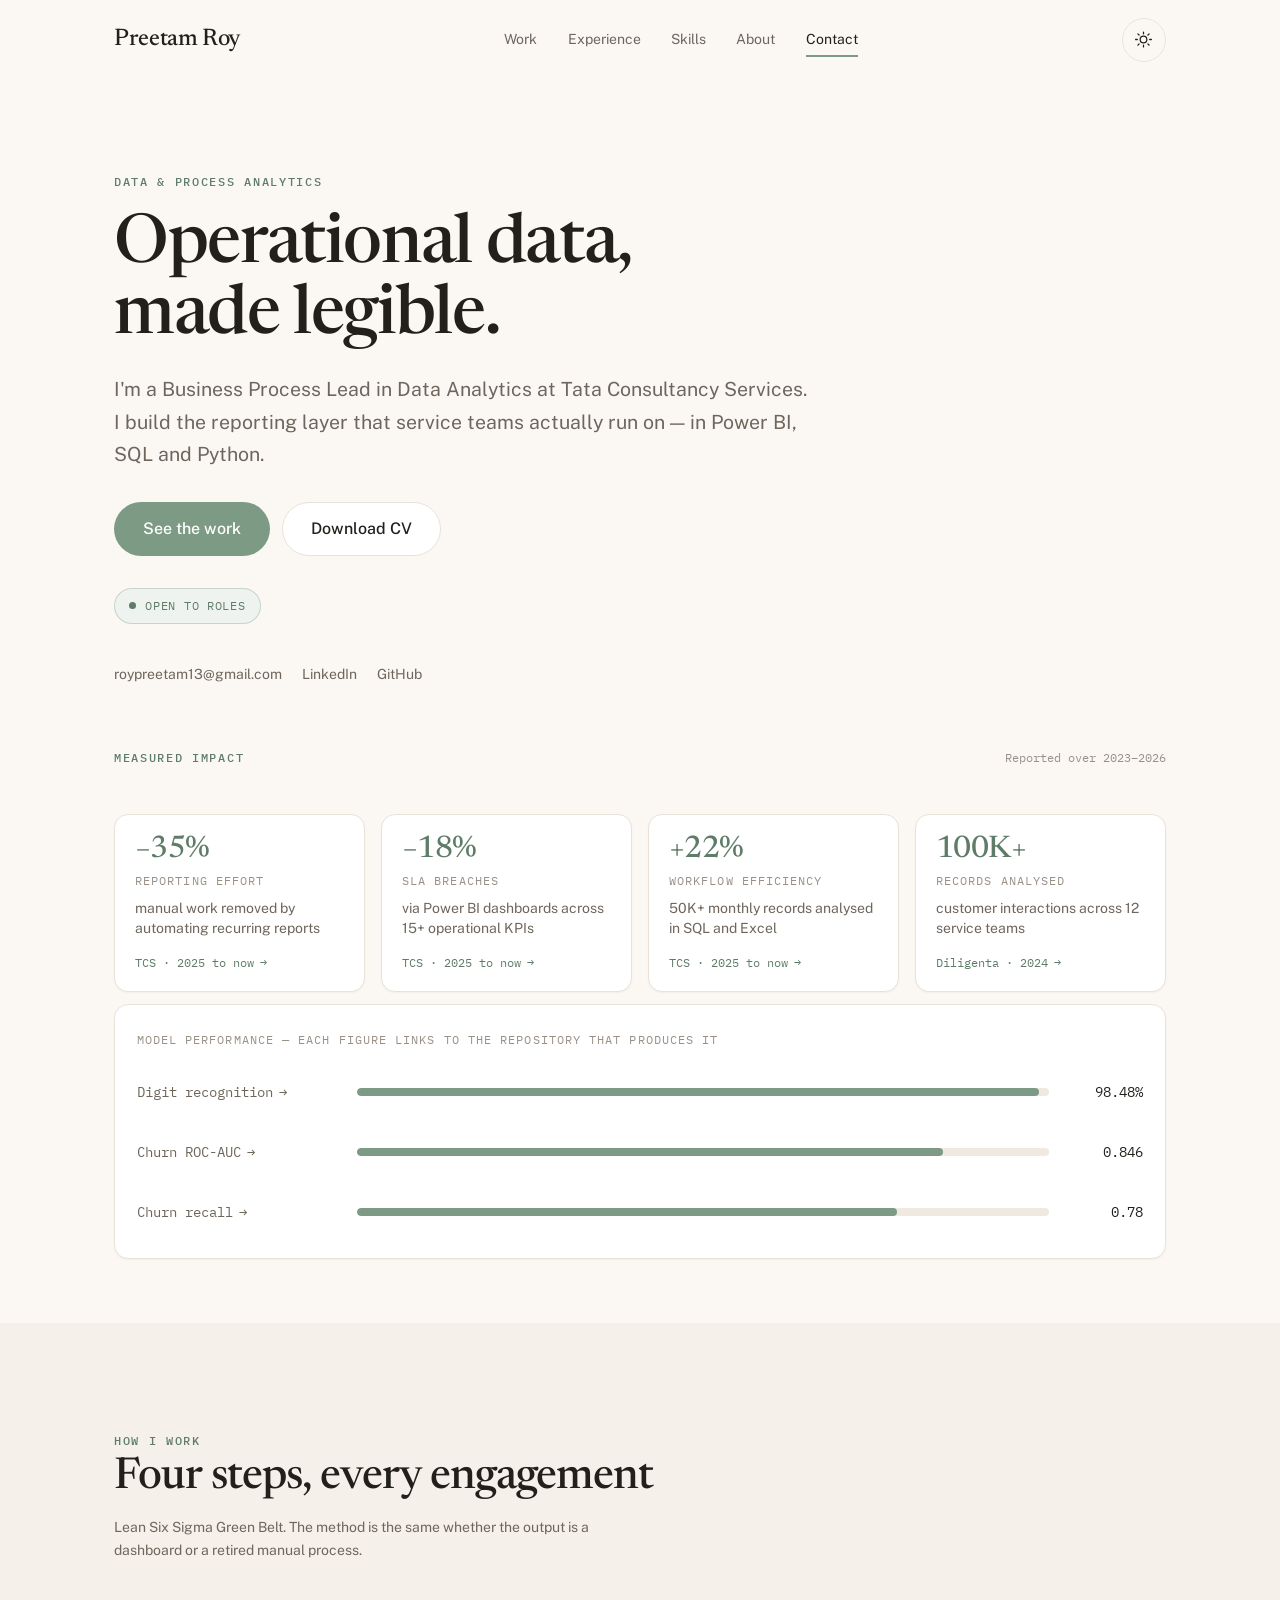
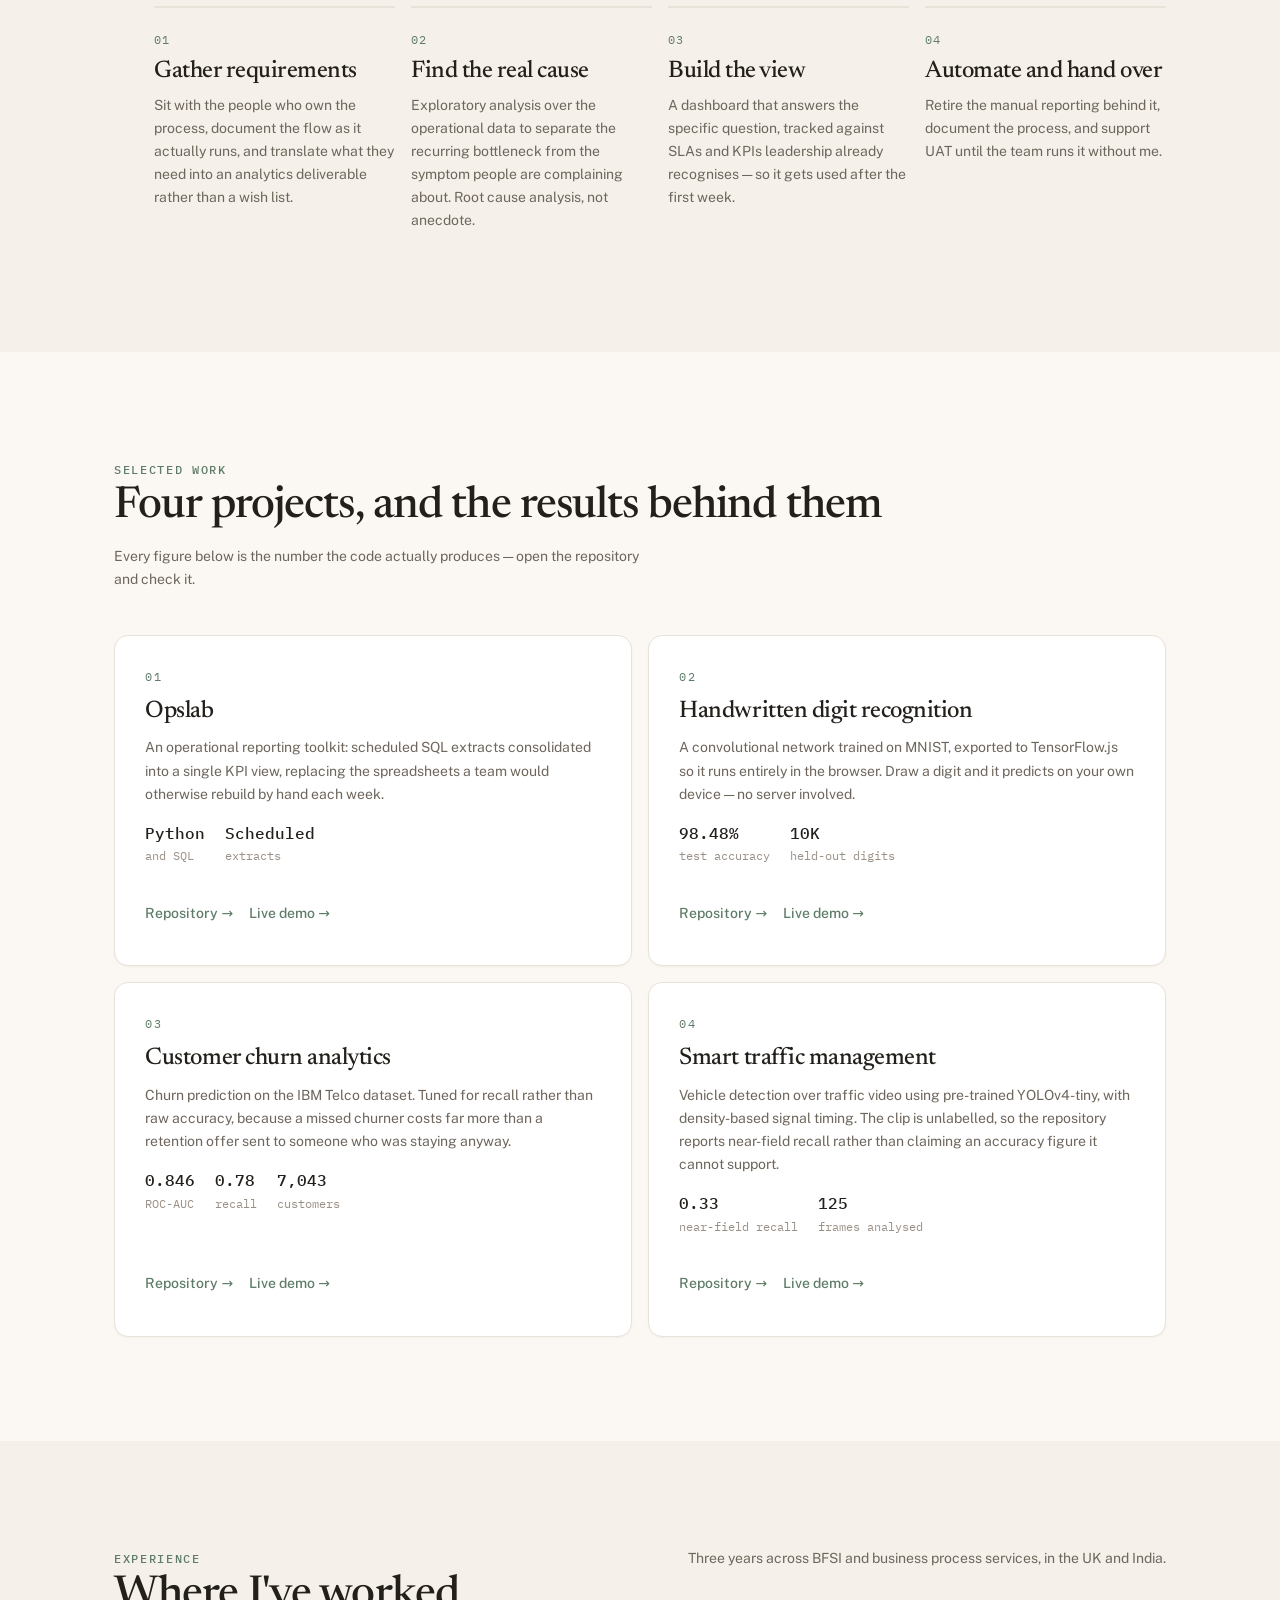
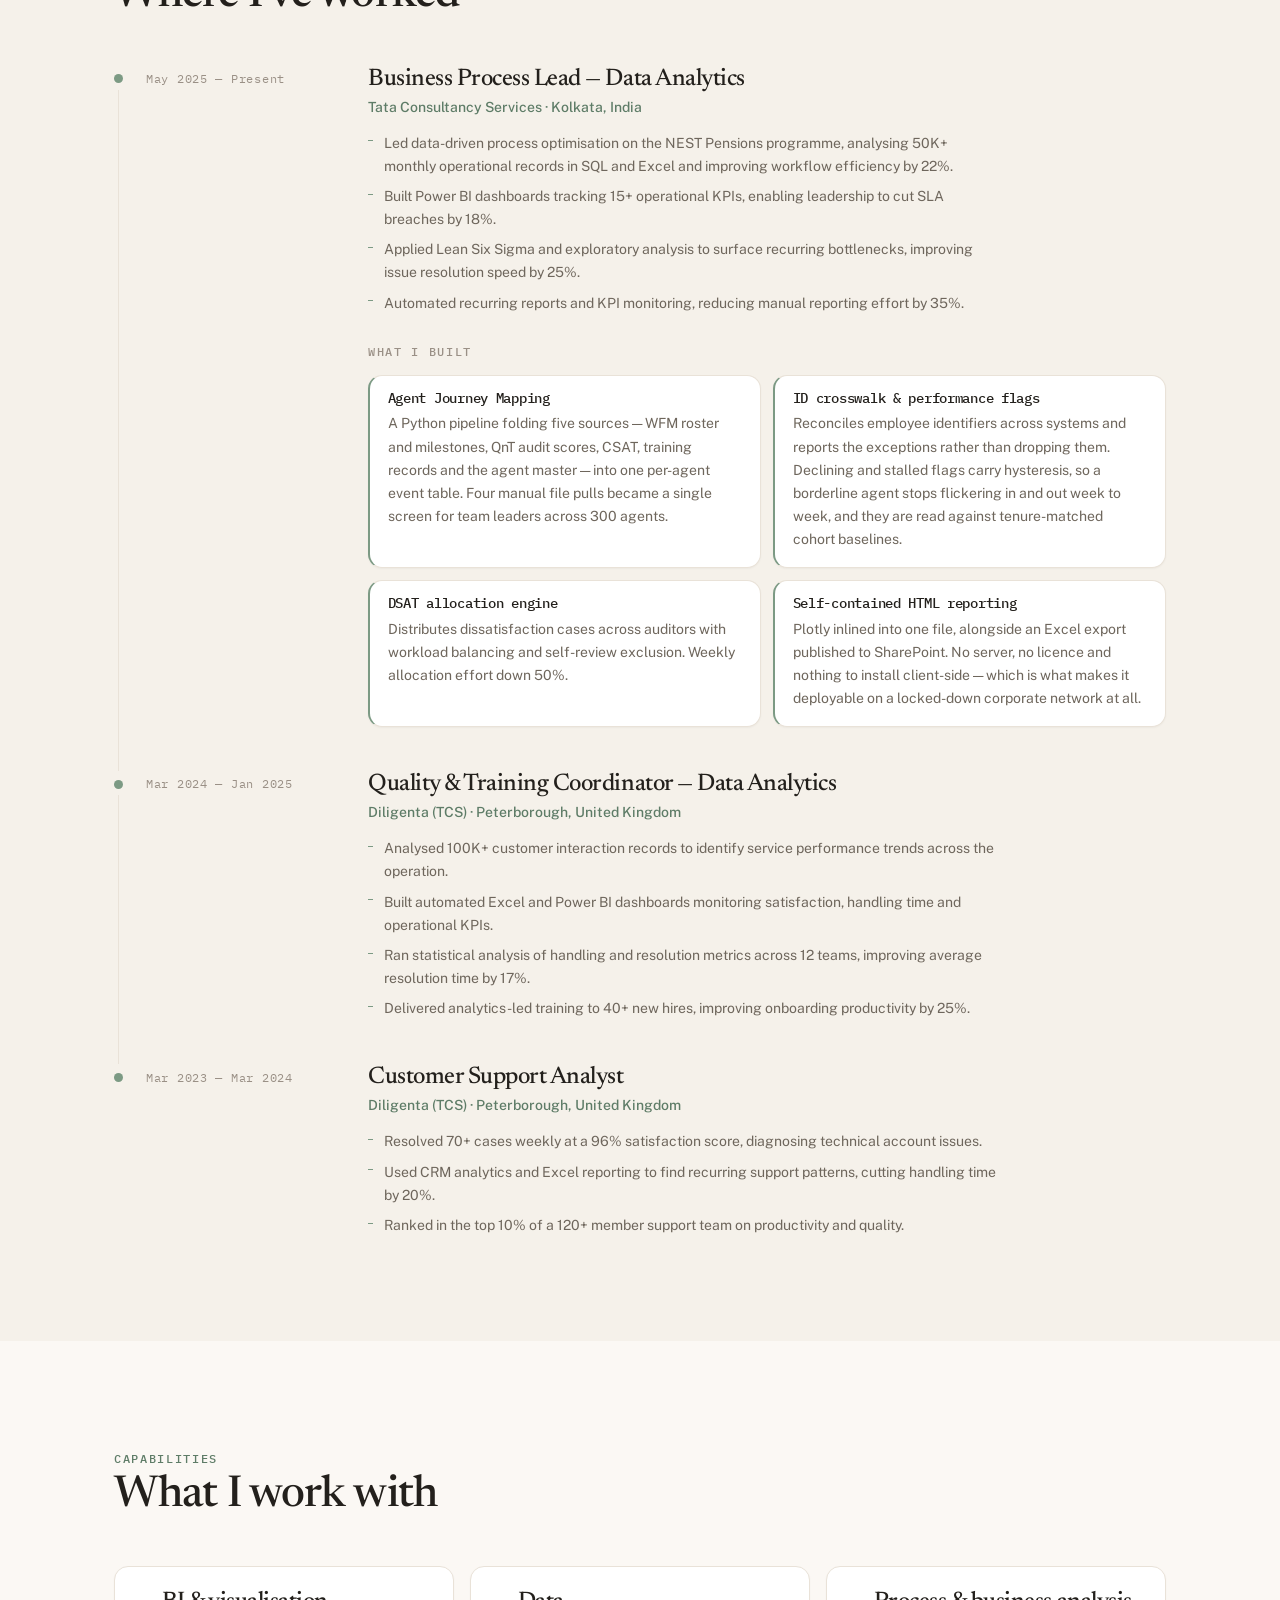
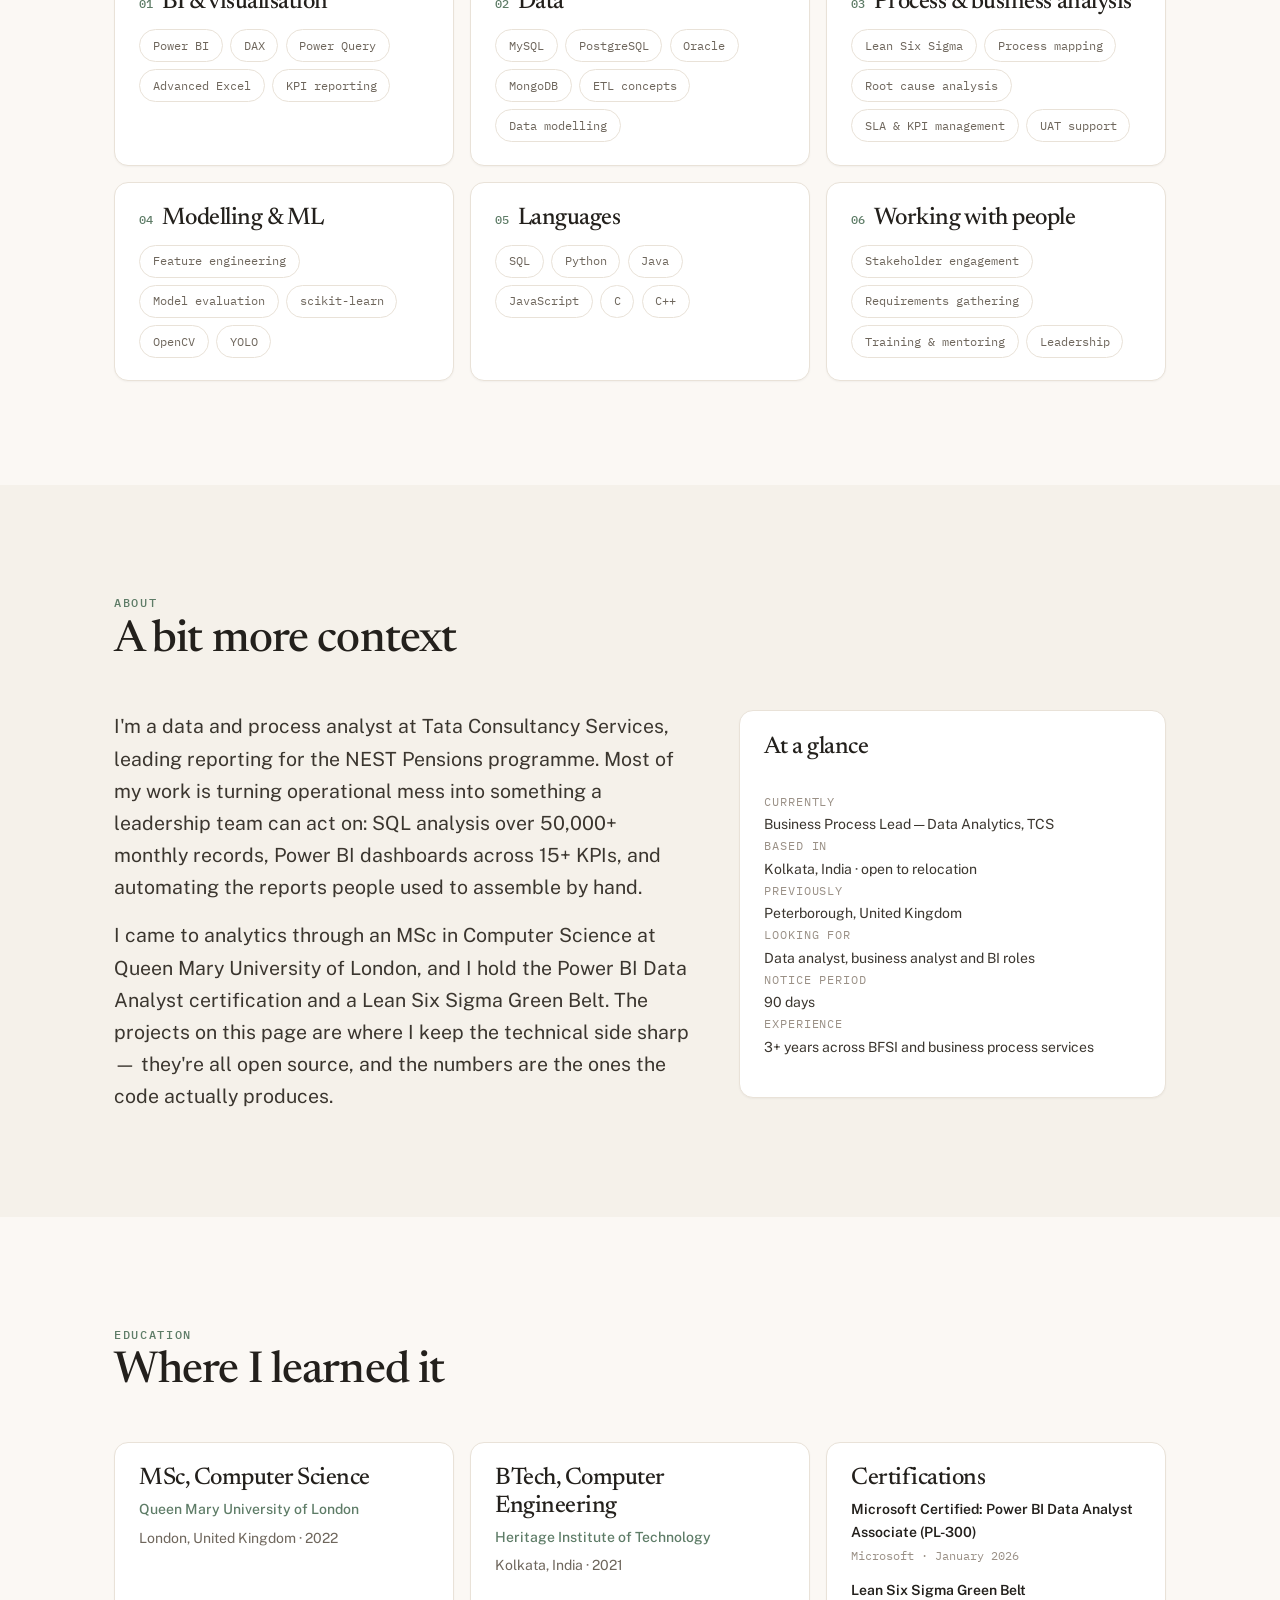
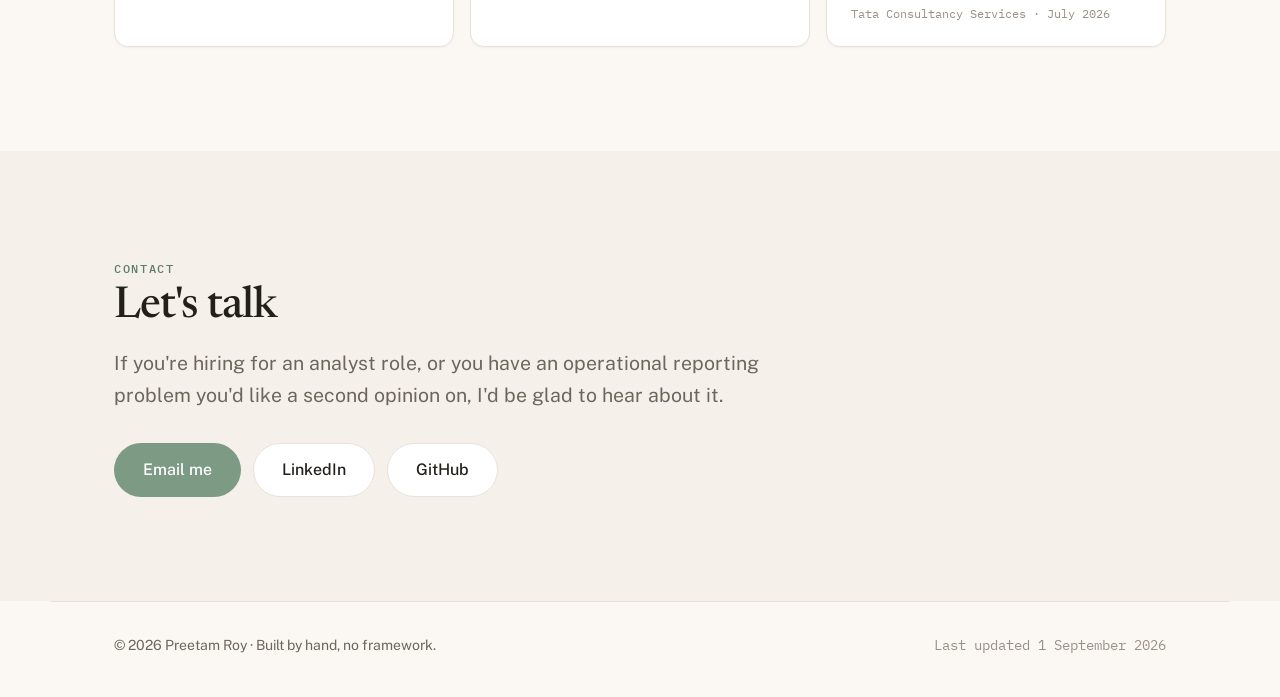
<file: index.html>
<!doctype html>
<html lang="en" data-theme="light">
<head>
<meta charset="utf-8">
<meta name="viewport" content="width=device-width, initial-scale=1">
<title>Preetam Roy — Data &amp; Process Analyst</title>
<meta name="description" content="Business Process Lead in Data Analytics at TCS. Power BI, SQL and Python across service operations — 35% less manual reporting, 18% fewer SLA breaches, and four open-source projects you can verify.">
<meta name="author" content="Preetam Roy">
<link rel="canonical" href="https://portfolio-production-f8b6.up.railway.app/">

<!-- Link preview card, so the URL renders properly when shared. -->
<meta property="og:type" content="website">
<meta property="og:site_name" content="Preetam Roy">
<meta property="og:title" content="Preetam Roy — Data &amp; Process Analyst">
<meta property="og:description" content="Power BI, SQL and Python across service operations. 35% less manual reporting effort, 18% fewer SLA breaches, and four open-source projects you can verify.">
<meta property="og:url" content="https://portfolio-production-f8b6.up.railway.app/">
<meta property="og:image" content="https://portfolio-production-f8b6.up.railway.app/assets/img/og.png">
<meta property="og:image:width" content="1200">
<meta property="og:image:height" content="630">
<meta property="og:image:alt" content="Preetam Roy — Operational data, made legible.">
<meta name="twitter:card" content="summary_large_image">
<meta name="twitter:title" content="Preetam Roy — Data &amp; Process Analyst">
<meta name="twitter:description" content="Power BI, SQL and Python across service operations, with four open-source projects you can verify.">
<meta name="twitter:image" content="https://portfolio-production-f8b6.up.railway.app/assets/img/og.png">
<meta name="theme-color" content="#FBF8F4" media="(prefers-color-scheme: light)">
<meta name="theme-color" content="#16140F" media="(prefers-color-scheme: dark)">

<link rel="icon" href="data:image/svg+xml,%3Csvg xmlns='http://www.w3.org/2000/svg' viewBox='0 0 32 32'%3E%3Crect width='32' height='32' rx='7' fill='%237C9A84'/%3E%3Ctext x='16' y='22' font-family='Georgia,serif' font-size='17' fill='%23fff' text-anchor='middle'%3EPR%3C/text%3E%3C/svg%3E">
<link rel="preconnect" href="https://fonts.googleapis.com">
<link rel="preconnect" href="https://fonts.gstatic.com" crossorigin>
<link rel="stylesheet" href="https://fonts.googleapis.com/css2?family=Newsreader:opsz,wght@6..72,400;6..72,500;6..72,600&family=Public+Sans:wght@400;500;600&family=IBM+Plex+Mono:wght@400;500&display=swap">
<link rel="stylesheet" href="assets/css/style.css?v=20260901b">

<script>
/* Applies the stored theme before first paint so the page never flashes
   the wrong one, and marks that JS is alive so the stylesheet may hide
   content for the entrance animation. Light is the default. */
(function () {
  var d = document.documentElement;
  d.classList.add('js');
  try {
    var t = localStorage.getItem('pr-theme');
    if (t === 'dark' || t === 'light') d.setAttribute('data-theme', t);
  } catch (e) { /* private mode: keep the light default */ }
})();
</script>
</head>

<body>
<a class="skip" href="#main">Skip to content</a>

<header class="site-header" id="site-header">
  <div class="wrap site-header__inner">
    <a class="brand" href="#top">Preetam Roy</a>
    <nav class="nav" aria-label="Sections">
      <a href="#work">Work</a>
      <a href="#experience">Experience</a>
      <a href="#skills">Skills</a>
      <a href="#about">About</a>
      <a href="#contact">Contact</a>
    </nav>
    <div class="header-actions">
      <button class="icon-btn theme-toggle" id="theme-toggle" type="button" aria-pressed="false" aria-label="Switch to dark theme">
        <svg class="icon-sun" viewBox="0 0 24 24" fill="none" stroke="currentColor" stroke-width="1.6" stroke-linecap="round" aria-hidden="true">
          <circle cx="12" cy="12" r="4.2"></circle>
          <path d="M12 2.6v2.2M12 19.2v2.2M4.2 12H2M22 12h-2.2M6.4 6.4 4.9 4.9M19.1 19.1l-1.5-1.5M17.6 6.4l1.5-1.5M4.9 19.1l1.5-1.5"></path>
        </svg>
        <svg class="icon-moon" viewBox="0 0 24 24" fill="none" stroke="currentColor" stroke-width="1.6" stroke-linecap="round" stroke-linejoin="round" aria-hidden="true">
          <path d="M20 14.2A8.2 8.2 0 0 1 9.8 4a8.2 8.2 0 1 0 10.2 10.2z"></path>
        </svg>
      </button>
      <button class="icon-btn menu-btn" id="menu-btn" type="button" aria-expanded="false" aria-controls="mobile-menu" aria-label="Open menu">
        <svg viewBox="0 0 24 24" fill="none" stroke="currentColor" stroke-width="1.6" stroke-linecap="round" aria-hidden="true">
          <path d="M4 8h16M4 16h10"></path>
        </svg>
      </button>
    </div>
  </div>
</header>

<div class="mobile-menu" id="mobile-menu" hidden>
  <div class="mobile-menu__top">
    <span class="brand">Preetam Roy</span>
    <button class="icon-btn mobile-menu__close" id="menu-close" type="button" aria-label="Close menu">
      <svg viewBox="0 0 24 24" fill="none" stroke="currentColor" stroke-width="1.6" stroke-linecap="round" aria-hidden="true">
        <path d="M5 5l14 14M19 5L5 19"></path>
      </svg>
    </button>
  </div>
  <nav aria-label="Sections">
    <a href="#work">Work <span>04</span></a>
    <a href="#experience">Experience <span>03</span></a>
    <a href="#skills">Skills <span>06</span></a>
    <a href="#about">About</a>
    <a href="#contact">Contact</a>
  </nav>
  <div class="mobile-menu__foot">
    <a href="mailto:roypreetam13@gmail.com">roypreetam13@gmail.com</a>
    <a href="https://www.linkedin.com/in/preetam-roy-pr" rel="noopener">linkedin.com/in/preetam-roy-pr</a>
    <a href="https://github.com/pr1317" rel="noopener">github.com/pr1317</a>
    <span class="meta">Last updated <time datetime="2026-09-01">1 September 2026</time></span>
  </div>
</div>

<main id="main">
<div id="top"></div>

<!-- ---------- Hero ---------- -->
<section class="hero">
  <div class="wrap">
    <span class="eyebrow reveal">Data &amp; process analytics</span>
    <h1 class="hero__title reveal" style="--d: 1">Operational data,<br>made legible.</h1>
    <p class="hero__lead reveal" style="--d: 2">
      I'm a Business Process Lead in Data Analytics at Tata Consultancy Services. I build the
      reporting layer that service teams actually run on — in Power BI, SQL and Python.
    </p>
    <div class="hero__actions reveal" style="--d: 3">
      <a class="btn btn--primary" href="#work">See the work</a>
      <a class="btn btn--ghost" href="assets/Preetam-Roy-CV.pdf?v=20260901b" download>Download CV</a>
    </div>
    <div class="reveal" style="--d: 4">
      <span class="availability"><i class="availability__dot" aria-hidden="true"></i>Open to roles</span>
    </div>
    <div class="hero__links reveal" style="--d: 5">
      <a href="mailto:roypreetam13@gmail.com">roypreetam13@gmail.com</a>
      <a href="https://www.linkedin.com/in/preetam-roy-pr" rel="noopener">LinkedIn</a>
      <a href="https://github.com/pr1317" rel="noopener">GitHub</a>
    </div>
  </div>
</section>

<!-- ---------- Dashboard ---------- -->
<section class="dash" aria-labelledby="impact-title">
  <div class="wrap">
    <div class="section__head reveal">
      <div>
        <span class="eyebrow">Measured impact</span>
        <h2 class="section__title" id="impact-title" hidden>Measured impact</h2>
      </div>
      <span class="meta">Reported over 2023&ndash;2026</span>
    </div>

    <ul class="stats reveal" style="--d: 1">
      <li class="stat-item">
        <a class="stat" href="#experience"><span class="stat__value" data-count-to="35" data-prefix="&minus;" data-suffix="%">&minus;35%</span>
        <span class="stat__label">Reporting effort</span>
        <span class="stat__note">manual work removed by automating recurring reports</span>
      <span class="stat__src">TCS · 2025 to now <span aria-hidden="true">&rarr;</span></span></a>
      </li>
      <li class="stat-item">
        <a class="stat" href="#experience"><span class="stat__value" data-count-to="18" data-prefix="&minus;" data-suffix="%">&minus;18%</span>
        <span class="stat__label">SLA breaches</span>
        <span class="stat__note">via Power BI dashboards across 15+ operational KPIs</span>
      <span class="stat__src">TCS · 2025 to now <span aria-hidden="true">&rarr;</span></span></a>
      </li>
      <li class="stat-item">
        <a class="stat" href="#experience"><span class="stat__value" data-count-to="22" data-prefix="+" data-suffix="%">+22%</span>
        <span class="stat__label">Workflow efficiency</span>
        <span class="stat__note">50K+ monthly records analysed in SQL and Excel</span>
      <span class="stat__src">TCS · 2025 to now <span aria-hidden="true">&rarr;</span></span></a>
      </li>
      <li class="stat-item">
        <a class="stat" href="#experience"><span class="stat__value" data-count-to="100" data-suffix="K+">100K+</span>
        <span class="stat__label">Records analysed</span>
        <span class="stat__note">customer interactions across 12 service teams</span>
      <span class="stat__src">Diligenta · 2024 <span aria-hidden="true">&rarr;</span></span></a>
      </li>
    </ul>

    <div class="perf reveal" style="--d: 2">
      <span class="perf__head">Model performance &mdash; each figure links to the repository that produces it</span>
      <div class="perf__list">
        <div class="perf__row" style="--d: 0">
          <a class="perf__name" href="https://github.com/pr1317/handwritten-digit-recognition" rel="noopener">Digit recognition<span aria-hidden="true"> &rarr;</span></a>
          <span class="perf__value">98.48%</span>
          <span class="perf__track"><i class="perf__fill" style="--w: 98.5%"></i></span>
        </div>
        <div class="perf__row" style="--d: 1">
          <a class="perf__name" href="https://github.com/pr1317/customer-churn-analytics" rel="noopener">Churn ROC-AUC<span aria-hidden="true"> &rarr;</span></a>
          <span class="perf__value">0.846</span>
          <span class="perf__track"><i class="perf__fill" style="--w: 84.6%"></i></span>
        </div>
        <div class="perf__row" style="--d: 2">
          <a class="perf__name" href="https://github.com/pr1317/customer-churn-analytics" rel="noopener">Churn recall<span aria-hidden="true"> &rarr;</span></a>
          <span class="perf__value">0.78</span>
          <span class="perf__track"><i class="perf__fill" style="--w: 78%"></i></span>
        </div>
      </div>
    </div>
  </div>
</section>

<!-- ---------- How I work ---------- -->
<section class="section section--alt" id="method" aria-labelledby="method-title">
  <div class="wrap">
    <div class="section__head reveal">
      <div>
        <span class="eyebrow">How I work</span>
        <h2 class="section__title" id="method-title">Four steps, every engagement</h2>
      </div>
      <p class="section__note">Lean Six Sigma Green Belt. The method is the same whether the output is a dashboard or a retired manual process.</p>
    </div>
    <ol class="method reveal" style="--d: 1">
      <li class="method__item">
        <h3>Gather requirements</h3>
        <p>Sit with the people who own the process, document the flow as it actually runs, and translate what they need into an analytics deliverable rather than a wish list.</p>
      </li>
      <li class="method__item">
        <h3>Find the real cause</h3>
        <p>Exploratory analysis over the operational data to separate the recurring bottleneck from the symptom people are complaining about. Root cause analysis, not anecdote.</p>
      </li>
      <li class="method__item">
        <h3>Build the view</h3>
        <p>A dashboard that answers the specific question, tracked against SLAs and KPIs leadership already recognises — so it gets used after the first week.</p>
      </li>
      <li class="method__item">
        <h3>Automate and hand over</h3>
        <p>Retire the manual reporting behind it, document the process, and support UAT until the team runs it without me.</p>
      </li>
    </ol>
  </div>
</section>

<!-- ---------- Work ---------- -->
<section class="section" id="work" aria-labelledby="work-title">
  <div class="wrap">
    <div class="section__head reveal">
      <div>
        <span class="eyebrow">Selected work</span>
        <h2 class="section__title" id="work-title">Four projects, and the results behind them</h2>
      </div>
      <p class="section__note">Every figure below is the number the code actually produces — open the repository and check it.</p>
    </div>

    <div class="projects">
      <article class="project reveal" style="--d: 0">
        <span class="project__index">01</span>
        <h3 class="project__title">Opslab</h3>
        <p class="project__text">An operational reporting toolkit: scheduled SQL extracts consolidated into a single KPI view, replacing the spreadsheets a team would otherwise rebuild by hand each week.</p>
        <div class="project__figures">
          <span class="project__figure"><b>Python</b><span>and SQL</span></span>
          <span class="project__figure"><b>Scheduled</b><span>extracts</span></span>
        </div>
        <div class="project__links">
          <a href="https://github.com/pr1317/opslab" rel="noopener">Repository &rarr;</a>
          <a href="demos/opslab/">Live demo &rarr;</a>
        </div>
      </article>

      <article class="project reveal" style="--d: 1">
        <span class="project__index">02</span>
        <h3 class="project__title">Handwritten digit recognition</h3>
        <p class="project__text">A convolutional network trained on MNIST, exported to TensorFlow.js so it runs entirely in the browser. Draw a digit and it predicts on your own device — no server involved.</p>
        <div class="project__figures">
          <span class="project__figure"><b>98.48%</b><span>test accuracy</span></span>
          <span class="project__figure"><b>10K</b><span>held-out digits</span></span>
        </div>
        <div class="project__links">
          <a href="https://github.com/pr1317/handwritten-digit-recognition" rel="noopener">Repository &rarr;</a>
          <a href="demos/digits/">Live demo &rarr;</a>
        </div>
      </article>

      <article class="project reveal" style="--d: 2">
        <span class="project__index">03</span>
        <h3 class="project__title">Customer churn analytics</h3>
        <p class="project__text">Churn prediction on the IBM Telco dataset. Tuned for recall rather than raw accuracy, because a missed churner costs far more than a retention offer sent to someone who was staying anyway.</p>
        <div class="project__figures">
          <span class="project__figure"><b>0.846</b><span>ROC-AUC</span></span>
          <span class="project__figure"><b>0.78</b><span>recall</span></span>
          <span class="project__figure"><b>7,043</b><span>customers</span></span>
        </div>
        <div class="project__links">
          <a href="https://github.com/pr1317/customer-churn-analytics" rel="noopener">Repository &rarr;</a>
          <a href="demos/churn/">Live demo &rarr;</a>
        </div>
      </article>

      <article class="project reveal" style="--d: 3">
        <span class="project__index">04</span>
        <h3 class="project__title">Smart traffic management</h3>
        <p class="project__text">Vehicle detection over traffic video using pre-trained YOLOv4-tiny, with density-based signal timing. The clip is unlabelled, so the repository reports near-field recall rather than claiming an accuracy figure it cannot support.</p>
        <div class="project__figures">
          <span class="project__figure"><b>0.33</b><span>near-field recall</span></span>
          <span class="project__figure"><b>125</b><span>frames analysed</span></span>
        </div>
        <div class="project__links">
          <a href="https://github.com/pr1317/smart-traffic-management" rel="noopener">Repository &rarr;</a>
          <a href="demos/traffic/">Live demo &rarr;</a>
        </div>
      </article>
    </div>
  </div>
</section>

<!-- ---------- Experience ---------- -->
<section class="section section--alt" id="experience" aria-labelledby="exp-title">
  <div class="wrap">
    <div class="section__head reveal">
      <div>
        <span class="eyebrow">Experience</span>
        <h2 class="section__title" id="exp-title">Where I've worked</h2>
      </div>
      <p class="section__note">Three years across BFSI and business process services, in the UK and India.</p>
    </div>

    <div class="timeline">
      <article class="timeline__item reveal" style="--d: 0">
        <span class="timeline__when">May 2025 &mdash; Present</span>
        <div>
          <h3 class="timeline__role">Business Process Lead &mdash; Data Analytics</h3>
          <p class="timeline__org">Tata Consultancy Services · Kolkata, India</p>
          <ul class="timeline__points">
            <li>Led data-driven process optimisation on the NEST Pensions programme, analysing 50K+ monthly operational records in SQL and Excel and improving workflow efficiency by 22%.</li>
            <li>Built Power BI dashboards tracking 15+ operational KPIs, enabling leadership to cut SLA breaches by 18%.</li>
            <li>Applied Lean Six Sigma and exploratory analysis to surface recurring bottlenecks, improving issue resolution speed by 25%.</li>
            <li>Automated recurring reports and KPI monitoring, reducing manual reporting effort by 35%.</li>
          </ul>

          <p class="eyebrow builds__label">What I built</p>
          <ul class="builds">
            <li class="build">
              <h4 class="build__name">Agent Journey Mapping</h4>
              <p class="build__what">A Python pipeline folding five sources &mdash; WFM roster and milestones, QnT audit scores, CSAT, training records and the agent master &mdash; into one per-agent event table. Four manual file pulls became a single screen for team leaders across 300 agents.</p>
            </li>
            <li class="build">
              <h4 class="build__name">ID crosswalk &amp; performance flags</h4>
              <p class="build__what">Reconciles employee identifiers across systems and reports the exceptions rather than dropping them. Declining and stalled flags carry hysteresis, so a borderline agent stops flickering in and out week to week, and they are read against tenure-matched cohort baselines.</p>
            </li>
            <li class="build">
              <h4 class="build__name">DSAT allocation engine</h4>
              <p class="build__what">Distributes dissatisfaction cases across auditors with workload balancing and self-review exclusion. Weekly allocation effort down 50%.</p>
            </li>
            <li class="build">
              <h4 class="build__name">Self-contained HTML reporting</h4>
              <p class="build__what">Plotly inlined into one file, alongside an Excel export published to SharePoint. No server, no licence and nothing to install client-side &mdash; which is what makes it deployable on a locked-down corporate network at all.</p>
            </li>
          </ul>
        </div>
      </article>

      <article class="timeline__item reveal" style="--d: 1">
        <span class="timeline__when">Mar 2024 &mdash; Jan 2025</span>
        <div>
          <h3 class="timeline__role">Quality &amp; Training Coordinator &mdash; Data Analytics</h3>
          <p class="timeline__org">Diligenta (TCS) · Peterborough, United Kingdom</p>
          <ul class="timeline__points">
            <li>Analysed 100K+ customer interaction records to identify service performance trends across the operation.</li>
            <li>Built automated Excel and Power BI dashboards monitoring satisfaction, handling time and operational KPIs.</li>
            <li>Ran statistical analysis of handling and resolution metrics across 12 teams, improving average resolution time by 17%.</li>
            <li>Delivered analytics-led training to 40+ new hires, improving onboarding productivity by 25%.</li>
          </ul>
        </div>
      </article>

      <article class="timeline__item reveal" style="--d: 2">
        <span class="timeline__when">Mar 2023 &mdash; Mar 2024</span>
        <div>
          <h3 class="timeline__role">Customer Support Analyst</h3>
          <p class="timeline__org">Diligenta (TCS) · Peterborough, United Kingdom</p>
          <ul class="timeline__points">
            <li>Resolved 70+ cases weekly at a 96% satisfaction score, diagnosing technical account issues.</li>
            <li>Used CRM analytics and Excel reporting to find recurring support patterns, cutting handling time by 20%.</li>
            <li>Ranked in the top 10% of a 120+ member support team on productivity and quality.</li>
          </ul>
        </div>
      </article>
    </div>
  </div>
</section>

<!-- ---------- Skills ---------- -->
<section class="section" id="skills" aria-labelledby="skills-title">
  <div class="wrap">
    <div class="section__head reveal">
      <div>
        <span class="eyebrow">Capabilities</span>
        <h2 class="section__title" id="skills-title">What I work with</h2>
      </div>
    </div>
    <div class="skills">
      <div class="skill reveal" style="--d: 0">
        <h3><span>01</span>BI &amp; visualisation</h3>
        <ul class="chips"><li>Power BI</li><li>DAX</li><li>Power Query</li><li>Advanced Excel</li><li>KPI reporting</li></ul>
      </div>
      <div class="skill reveal" style="--d: 1">
        <h3><span>02</span>Data</h3>
        <ul class="chips"><li>MySQL</li><li>PostgreSQL</li><li>Oracle</li><li>MongoDB</li><li>ETL concepts</li><li>Data modelling</li></ul>
      </div>
      <div class="skill reveal" style="--d: 2">
        <h3><span>03</span>Process &amp; business analysis</h3>
        <ul class="chips"><li>Lean Six Sigma</li><li>Process mapping</li><li>Root cause analysis</li><li>SLA &amp; KPI management</li><li>UAT support</li></ul>
      </div>
      <div class="skill reveal" style="--d: 3">
        <h3><span>04</span>Modelling &amp; ML</h3>
        <ul class="chips"><li>Feature engineering</li><li>Model evaluation</li><li>scikit-learn</li><li>OpenCV</li><li>YOLO</li></ul>
      </div>
      <div class="skill reveal" style="--d: 4">
        <h3><span>05</span>Languages</h3>
        <ul class="chips"><li>SQL</li><li>Python</li><li>Java</li><li>JavaScript</li><li>C</li><li>C++</li></ul>
      </div>
      <div class="skill reveal" style="--d: 5">
        <h3><span>06</span>Working with people</h3>
        <ul class="chips"><li>Stakeholder engagement</li><li>Requirements gathering</li><li>Training &amp; mentoring</li><li>Leadership</li></ul>
      </div>
    </div>
  </div>
</section>

<!-- ---------- About ---------- -->
<section class="section section--alt" id="about" aria-labelledby="about-title">
  <div class="wrap">
    <div class="section__head reveal">
      <div>
        <span class="eyebrow">About</span>
        <h2 class="section__title" id="about-title">A bit more context</h2>
      </div>
    </div>
    <div class="about">
      <div class="about__body reveal">
        <p>
          I'm a data and process analyst at Tata Consultancy Services, leading reporting for the
          NEST Pensions programme. Most of my work is turning operational mess into something a
          leadership team can act on: SQL analysis over 50,000+ monthly records, Power BI
          dashboards across 15+ KPIs, and automating the reports people used to assemble by hand.
        </p>
        <p>
          I came to analytics through an MSc in Computer Science at Queen Mary University of
          London, and I hold the Power BI Data Analyst certification and a Lean Six Sigma Green
          Belt. The projects on this page are where I keep the technical side sharp — they're all
          open source, and the numbers are the ones the code actually produces.
        </p>
      </div>
      <aside class="about__aside reveal" style="--d: 1">
        <h3>At a glance</h3>
        <dl>
          <div class="about__row"><dt>Currently</dt><dd>Business Process Lead — Data Analytics, TCS</dd></div>
          <div class="about__row"><dt>Based in</dt><dd>Kolkata, India · open to relocation</dd></div>
          <div class="about__row"><dt>Previously</dt><dd>Peterborough, United Kingdom</dd></div>
          <div class="about__row"><dt>Looking for</dt><dd>Data analyst, business analyst and BI roles</dd></div>
          <div class="about__row"><dt>Notice period</dt><dd>90 days</dd></div>
          <div class="about__row"><dt>Experience</dt><dd>3+ years across BFSI and business process services</dd></div>
        </dl>
      </aside>
    </div>
  </div>
</section>

<!-- ---------- Education ---------- -->
<section class="section" id="education" aria-labelledby="edu-title">
  <div class="wrap">
    <div class="section__head reveal">
      <div>
        <span class="eyebrow">Education</span>
        <h2 class="section__title" id="edu-title">Where I learned it</h2>
      </div>
    </div>
    <div class="edu">
      <div class="edu__item reveal" style="--d: 0">
        <h3>MSc, Computer Science</h3>
        <p class="edu__org">Queen Mary University of London</p>
        <p class="edu__detail">London, United Kingdom · 2022</p>
      </div>
      <div class="edu__item reveal" style="--d: 1">
        <h3>BTech, Computer Engineering</h3>
        <p class="edu__org">Heritage Institute of Technology</p>
        <p class="edu__detail">Kolkata, India · 2021</p>
      </div>
      <div class="edu__item reveal" style="--d: 2">
        <h3>Certifications</h3>
        <ul class="certs">
          <li><b>Microsoft Certified: Power BI Data Analyst Associate (PL-300)</b><span>Microsoft · January 2026</span></li>
          <li><b>Lean Six Sigma Green Belt</b><span>Tata Consultancy Services · July 2026</span></li>
        </ul>
      </div>
    </div>
  </div>
</section>

<!-- ---------- Contact ---------- -->
<section class="section section--alt" id="contact" aria-labelledby="contact-title">
  <div class="wrap contact">
    <div class="reveal">
      <span class="eyebrow">Contact</span>
      <h2 class="contact__title" id="contact-title">Let's talk</h2>
      <p class="contact__lead">
        If you're hiring for an analyst role, or you have an operational reporting problem you'd
        like a second opinion on, I'd be glad to hear about it.
      </p>
      <div class="contact__actions">
        <a class="btn btn--primary" href="mailto:roypreetam13@gmail.com">Email me</a>
        <a class="btn btn--ghost" href="https://www.linkedin.com/in/preetam-roy-pr" rel="noopener">LinkedIn</a>
        <a class="btn btn--ghost" href="https://github.com/pr1317" rel="noopener">GitHub</a>
      </div>
    </div>
  </div>
</section>
</main>

<footer class="site-footer wrap">
  <p>&copy; 2026 Preetam Roy · Built by hand, no framework.</p>
  <p class="meta">Last updated <time datetime="2026-09-01">1 September 2026</time></p>
</footer>

<div class="dock" id="dock" aria-hidden="true">
  <a class="btn btn--primary" href="mailto:roypreetam13@gmail.com">Email me</a>
  <a class="btn btn--ghost" href="assets/Preetam-Roy-CV.pdf?v=20260901b" download>CV</a>
</div>

<script src="assets/js/main.js?v=20260901b" defer></script>
</body>
</html>
</file>
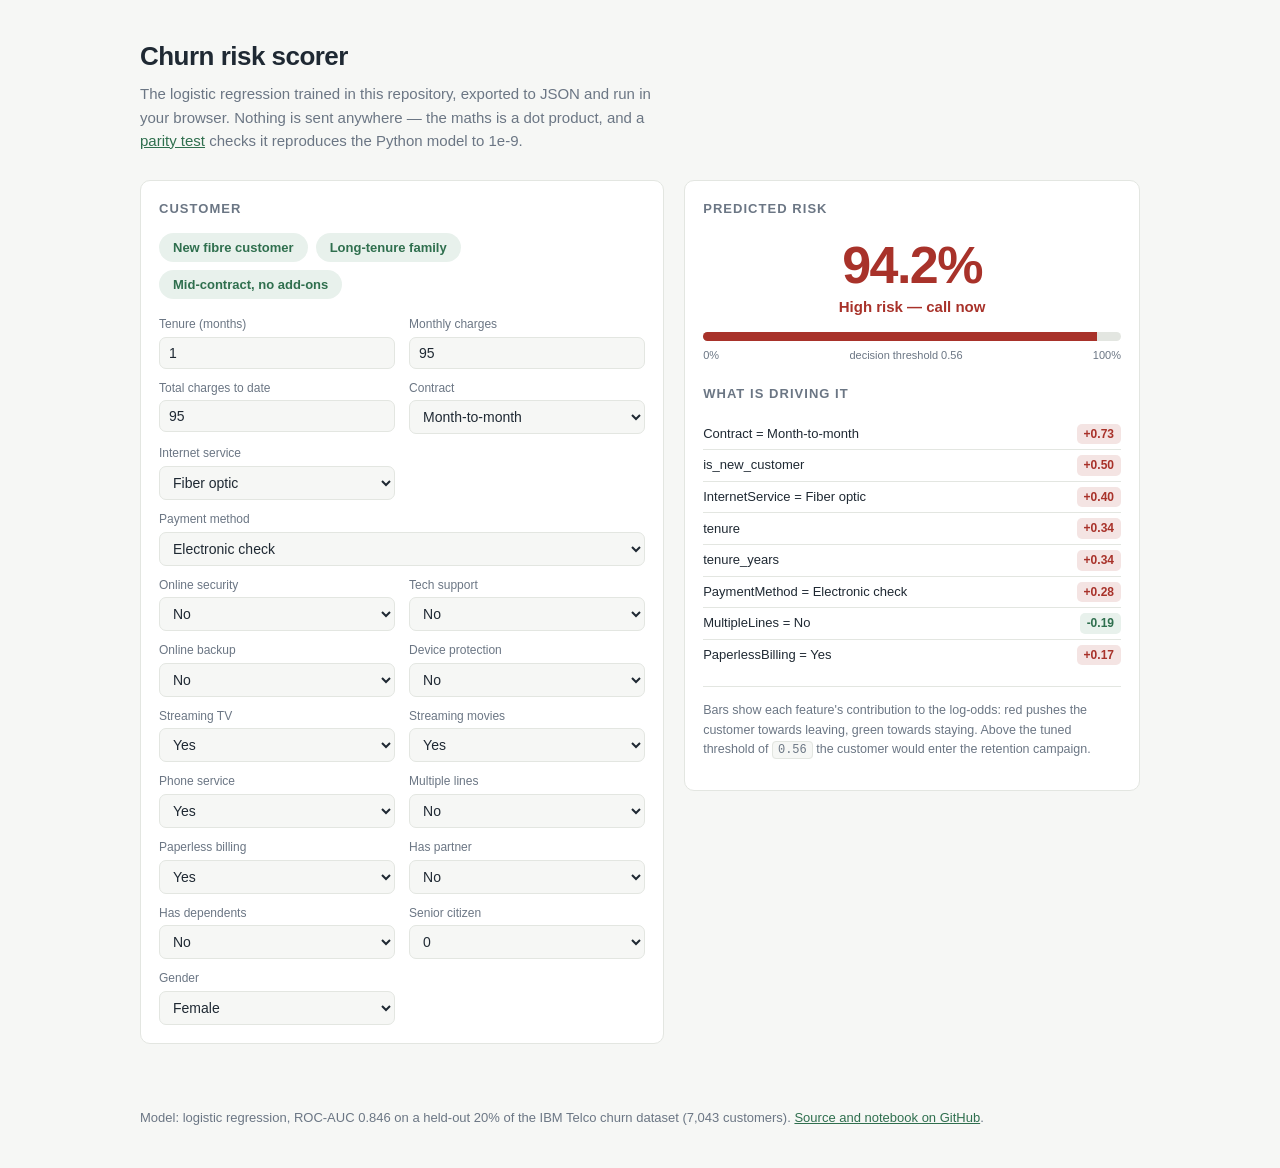
<file: demos/churn/index.html>
<!doctype html>
<html lang="en">
<head>
<meta charset="utf-8">
<meta name="viewport" content="width=device-width, initial-scale=1">
<title>Churn Risk Scorer — live demo</title>
<meta name="description" content="Score a telecom customer's churn risk in the browser using the exported logistic regression model.">
<style>
  :root{
    --bg:#f6f7f5; --panel:#ffffff; --ink:#1f2933; --muted:#6b7684;
    --line:#e3e6e1; --accent:#2f6f4e; --accent-soft:#e8f1ec;
    --warn:#b4571f; --danger:#a8322a; --radius:10px;
  }
  @media (prefers-color-scheme: dark){
    :root{ --bg:#14171a; --panel:#1c2024; --ink:#e8eaec; --muted:#9aa4b0;
           --line:#2c3238; --accent:#6bb894; --accent-soft:#23332b;
           --warn:#e08b4e; --danger:#e0736a; }
  }
  *{box-sizing:border-box}
  body{margin:0;background:var(--bg);color:var(--ink);
    font:15px/1.55 -apple-system,BlinkMacSystemFont,"Segoe UI",Inter,Roboto,Helvetica,Arial,sans-serif;}
  header{max-width:1040px;margin:0 auto;padding:36px 20px 12px}
  h1{margin:0 0 6px;font-size:26px;letter-spacing:-.02em}
  .sub{color:var(--muted);margin:0;max-width:64ch}
  .sub a{color:var(--accent)}
  main{max-width:1040px;margin:0 auto;padding:16px 20px 64px;
    display:grid;grid-template-columns:minmax(0,1.15fr) minmax(0,1fr);gap:20px;align-items:start}
  @media (max-width:860px){ main{grid-template-columns:1fr} }
  .panel{background:var(--panel);border:1px solid var(--line);border-radius:var(--radius);padding:18px}
  h2{margin:0 0 14px;font-size:13px;text-transform:uppercase;letter-spacing:.08em;color:var(--muted)}
  .presets{display:flex;flex-wrap:wrap;gap:8px;margin-bottom:16px}
  .presets button{background:var(--accent-soft);color:var(--accent);border:1px solid transparent;
    border-radius:999px;padding:6px 13px;font-size:13px;cursor:pointer;font-weight:600}
  .presets button:hover{border-color:var(--accent)}
  .grid{display:grid;grid-template-columns:1fr 1fr;gap:10px 14px}
  @media (max-width:520px){ .grid{grid-template-columns:1fr} }
  label{display:block;font-size:12px;color:var(--muted);margin-bottom:3px}
  select,input[type=number]{width:100%;padding:7px 9px;border:1px solid var(--line);
    border-radius:7px;background:var(--bg);color:var(--ink);font-size:14px;font-family:inherit}
  .full{grid-column:1/-1}
  .gauge{text-align:center;padding:6px 0 14px}
  .score{font-size:52px;font-weight:700;letter-spacing:-.03em;line-height:1}
  .verdict{font-weight:600;margin-top:4px}
  .bar{height:9px;border-radius:99px;background:var(--line);overflow:hidden;margin:14px 0 6px}
  .bar span{display:block;height:100%;transition:width .25s ease}
  .scale{display:flex;justify-content:space-between;font-size:11px;color:var(--muted)}
  .drivers{list-style:none;margin:14px 0 0;padding:0}
  .drivers li{display:flex;align-items:center;gap:10px;padding:5px 0;border-bottom:1px solid var(--line);font-size:13px}
  .drivers li:last-child{border-bottom:0}
  .drivers .name{flex:1;min-width:0;overflow:hidden;text-overflow:ellipsis;white-space:nowrap}
  .chip{font-variant-numeric:tabular-nums;font-size:12px;font-weight:600;padding:1px 7px;border-radius:5px}
  .up{background:rgba(168,50,42,.13);color:var(--danger)}
  .down{background:var(--accent-soft);color:var(--accent)}
  .note{font-size:12.5px;color:var(--muted);margin-top:16px;padding-top:14px;border-top:1px solid var(--line)}
  code{font-family:ui-monospace,SFMono-Regular,Menlo,monospace;font-size:12px;
    background:var(--bg);padding:1px 5px;border-radius:4px;border:1px solid var(--line)}
  footer{max-width:1040px;margin:0 auto;padding:0 20px 40px;color:var(--muted);font-size:13px}
  footer a{color:var(--accent)}
</style>
</head>
<body>

<header>
  <h1>Churn risk scorer</h1>
  <p class="sub">
    The logistic regression trained in this repository, exported to JSON and run in your
    browser. Nothing is sent anywhere — the maths is a dot product, and a
    <a href="https://github.com/pr1317/customer-churn-analytics/blob/main/tests/test_web_scorer.js">parity test</a>
    checks it reproduces the Python model to 1e-9.
  </p>
</header>

<main>
  <section class="panel">
    <h2>Customer</h2>
    <div class="presets">
      <button data-preset="risky">New fibre customer</button>
      <button data-preset="loyal">Long-tenure family</button>
      <button data-preset="middle">Mid-contract, no add-ons</button>
    </div>
    <div class="grid" id="form"></div>
  </section>

  <section class="panel">
    <h2>Predicted risk</h2>
    <div class="gauge">
      <div class="score" id="score">—</div>
      <div class="verdict" id="verdict">probability of churn</div>
      <div class="bar"><span id="bar" style="width:0%"></span></div>
      <div class="scale"><span>0%</span><span id="thresholdLabel">decision threshold 0.56</span><span>100%</span></div>
    </div>
    <h2 style="margin-top:6px">What is driving it</h2>
    <ul class="drivers" id="drivers"></ul>
    <p class="note">
      Bars show each feature's contribution to the log-odds: red pushes the customer
      towards leaving, green towards staying. Above the tuned threshold of
      <code>0.56</code> the customer would enter the retention campaign.
    </p>
  </section>
</main>

<footer>
  Model: logistic regression, ROC-AUC 0.846 on a held-out 20% of the
  IBM Telco churn dataset (7,043 customers).
  <a href="https://github.com/pr1317/customer-churn-analytics">Source and notebook on GitHub</a>.
</footer>

<script src="model.js"></script>
<script src="scorer.js"></script>
<script>
(function(){
  "use strict";
  var YESNO = ["Yes","No"];
  var FIELDS = [
    {key:"tenure", label:"Tenure (months)", type:"number", min:0, max:100, step:1},
    {key:"MonthlyCharges", label:"Monthly charges", type:"number", min:0, max:200, step:0.05},
    {key:"TotalCharges", label:"Total charges to date", type:"number", min:0, max:10000, step:0.05},
    {key:"Contract", label:"Contract", options:["Month-to-month","One year","Two year"]},
    {key:"InternetService", label:"Internet service", options:["DSL","Fiber optic","No"]},
    {key:"PaymentMethod", label:"Payment method", options:[
      "Electronic check","Mailed check","Bank transfer (automatic)","Credit card (automatic)"]},
    {key:"OnlineSecurity", label:"Online security", options:["Yes","No","No internet service"]},
    {key:"TechSupport", label:"Tech support", options:["Yes","No","No internet service"]},
    {key:"OnlineBackup", label:"Online backup", options:["Yes","No","No internet service"]},
    {key:"DeviceProtection", label:"Device protection", options:["Yes","No","No internet service"]},
    {key:"StreamingTV", label:"Streaming TV", options:["Yes","No","No internet service"]},
    {key:"StreamingMovies", label:"Streaming movies", options:["Yes","No","No internet service"]},
    {key:"PhoneService", label:"Phone service", options:YESNO},
    {key:"MultipleLines", label:"Multiple lines", options:["Yes","No","No phone service"]},
    {key:"PaperlessBilling", label:"Paperless billing", options:YESNO},
    {key:"Partner", label:"Has partner", options:YESNO},
    {key:"Dependents", label:"Has dependents", options:YESNO},
    {key:"SeniorCitizen", label:"Senior citizen", options:["0","1"]},
    {key:"gender", label:"Gender", options:["Female","Male"]}
  ];

  var PRESETS = {
    risky:{gender:"Female",SeniorCitizen:"0",Partner:"No",Dependents:"No",tenure:1,
      PhoneService:"Yes",MultipleLines:"No",InternetService:"Fiber optic",
      OnlineSecurity:"No",OnlineBackup:"No",DeviceProtection:"No",TechSupport:"No",
      StreamingTV:"Yes",StreamingMovies:"Yes",Contract:"Month-to-month",
      PaperlessBilling:"Yes",PaymentMethod:"Electronic check",
      MonthlyCharges:95,TotalCharges:95},
    loyal:{gender:"Male",SeniorCitizen:"0",Partner:"Yes",Dependents:"Yes",tenure:68,
      PhoneService:"Yes",MultipleLines:"Yes",InternetService:"DSL",
      OnlineSecurity:"Yes",OnlineBackup:"Yes",DeviceProtection:"Yes",TechSupport:"Yes",
      StreamingTV:"No",StreamingMovies:"No",Contract:"Two year",
      PaperlessBilling:"No",PaymentMethod:"Bank transfer (automatic)",
      MonthlyCharges:65,TotalCharges:4400},
    middle:{gender:"Female",SeniorCitizen:"0",Partner:"No",Dependents:"No",tenure:20,
      PhoneService:"Yes",MultipleLines:"No",InternetService:"DSL",
      OnlineSecurity:"No",OnlineBackup:"No",DeviceProtection:"No",TechSupport:"No",
      StreamingTV:"No",StreamingMovies:"No",Contract:"One year",
      PaperlessBilling:"Yes",PaymentMethod:"Mailed check",
      MonthlyCharges:56,TotalCharges:1120}
  };

  var THRESHOLD = 0.56;
  var form = document.getElementById("form");
  var inputs = {};

  FIELDS.forEach(function(field){
    var wrap = document.createElement("div");
    if (field.key === "PaymentMethod") wrap.className = "full";
    var label = document.createElement("label");
    label.textContent = field.label;
    label.setAttribute("for", "f_" + field.key);
    wrap.appendChild(label);

    var control;
    if (field.options){
      control = document.createElement("select");
      field.options.forEach(function(option){
        var element = document.createElement("option");
        element.value = option; element.textContent = option;
        control.appendChild(element);
      });
    } else {
      control = document.createElement("input");
      control.type = "number";
      control.min = field.min; control.max = field.max; control.step = field.step;
    }
    control.id = "f_" + field.key;
    control.addEventListener("input", score);
    control.addEventListener("change", score);
    wrap.appendChild(control);
    form.appendChild(wrap);
    inputs[field.key] = control;
  });

  function apply(preset){
    Object.keys(preset).forEach(function(key){
      if (inputs[key]) inputs[key].value = preset[key];
    });
    score();
  }

  document.querySelectorAll(".presets button").forEach(function(button){
    button.addEventListener("click", function(){ apply(PRESETS[button.dataset.preset]); });
  });

  function readForm(){
    var row = {};
    Object.keys(inputs).forEach(function(key){ row[key] = inputs[key].value; });
    ["tenure","MonthlyCharges","TotalCharges","SeniorCitizen"].forEach(function(key){
      row[key] = Number(row[key]);
    });
    return row;
  }

  function verdictFor(probability){
    if (probability >= 0.75) return ["High risk — call now", "var(--danger)"];
    if (probability >= THRESHOLD) return ["At risk — include in campaign", "var(--warn)"];
    if (probability >= 0.30) return ["Watch list", "var(--warn)"];
    return ["Low risk — no action", "var(--accent)"];
  }

  function score(){
    var row = readForm();
    var probability;
    try {
      probability = ChurnScorer.predictProbability(row, window.CHURN_MODEL);
    } catch (error) {
      document.getElementById("verdict").textContent = error.message;
      return;
    }

    var verdict = verdictFor(probability);
    var scoreEl = document.getElementById("score");
    scoreEl.textContent = (probability * 100).toFixed(1) + "%";
    scoreEl.style.color = verdict[1];
    var verdictEl = document.getElementById("verdict");
    verdictEl.textContent = verdict[0];
    verdictEl.style.color = verdict[1];

    var bar = document.getElementById("bar");
    bar.style.width = (probability * 100).toFixed(1) + "%";
    bar.style.background = verdict[1];

    var drivers = ChurnScorer.contributions(row, window.CHURN_MODEL).slice(0, 8);
    var list = document.getElementById("drivers");
    list.innerHTML = "";
    drivers.forEach(function(driver){
      var item = document.createElement("li");
      var name = document.createElement("span");
      name.className = "name";
      name.textContent = driver.name;
      var chip = document.createElement("span");
      chip.className = "chip " + (driver.effect > 0 ? "up" : "down");
      chip.textContent = (driver.effect > 0 ? "+" : "") + driver.effect.toFixed(2);
      item.appendChild(name); item.appendChild(chip);
      list.appendChild(item);
    });
  }

  document.getElementById("thresholdLabel").textContent = "decision threshold " + THRESHOLD;
  apply(PRESETS.risky);
})();
</script>
</body>
</html>
</file>
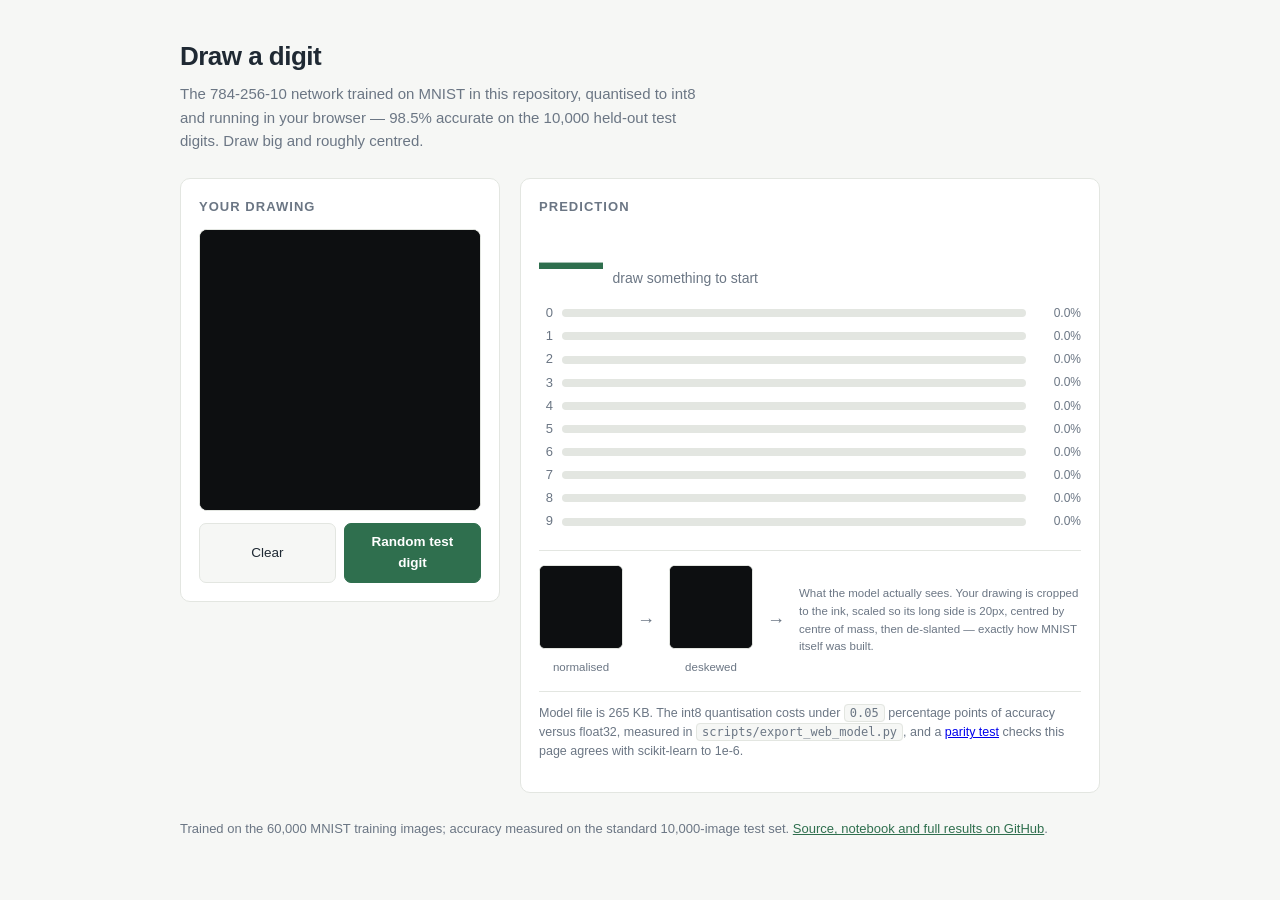
<file: demos/digits/index.html>
<!doctype html>
<html lang="en">
<head>
<meta charset="utf-8">
<meta name="viewport" content="width=device-width, initial-scale=1">
<title>Draw a digit — MNIST recognizer</title>
<meta name="description" content="Draw a digit and the MNIST neural network trained in this repository recognises it, entirely in your browser.">
<style>
  :root{
    --bg:#f6f7f5; --panel:#ffffff; --ink:#1f2933; --muted:#6b7684;
    --line:#e3e6e1; --accent:#2f6f4e; --accent-soft:#e8f1ec; --radius:10px;
  }
  @media (prefers-color-scheme: dark){
    :root{ --bg:#14171a; --panel:#1c2024; --ink:#e8eaec; --muted:#9aa4b0;
           --line:#2c3238; --accent:#6bb894; --accent-soft:#23332b; }
  }
  *{box-sizing:border-box}
  body{margin:0;background:var(--bg);color:var(--ink);
    font:15px/1.55 -apple-system,BlinkMacSystemFont,"Segoe UI",Inter,Roboto,Helvetica,Arial,sans-serif}
  header{max-width:960px;margin:0 auto;padding:36px 20px 10px}
  h1{margin:0 0 6px;font-size:26px;letter-spacing:-.02em}
  .sub{color:var(--muted);margin:0;max-width:64ch}
  .sub a{color:var(--accent)}
  main{max-width:960px;margin:0 auto;padding:16px 20px 20px;
    display:grid;grid-template-columns:minmax(0,320px) minmax(0,1fr);gap:20px;align-items:start}
  @media (max-width:760px){ main{grid-template-columns:1fr} }
  .panel{background:var(--panel);border:1px solid var(--line);border-radius:var(--radius);padding:18px}
  h2{margin:0 0 12px;font-size:13px;text-transform:uppercase;letter-spacing:.08em;color:var(--muted)}
  #pad{width:100%;aspect-ratio:1;border-radius:8px;background:#0d0f11;cursor:crosshair;
    touch-action:none;display:block;border:1px solid var(--line)}
  .row{display:flex;gap:8px;margin-top:12px}
  button{flex:1;padding:8px 12px;border-radius:7px;border:1px solid var(--line);
    background:var(--bg);color:var(--ink);font:inherit;font-size:13.5px;cursor:pointer}
  button.primary{background:var(--accent);border-color:var(--accent);color:#fff;font-weight:600}
  button:hover{border-color:var(--accent)}
  .verdict{display:flex;align-items:baseline;gap:12px;margin-bottom:6px}
  .big{font-size:64px;font-weight:700;line-height:1;letter-spacing:-.04em;color:var(--accent);
    font-variant-numeric:tabular-nums}
  .conf{color:var(--muted);font-size:14px}
  .bars{margin-top:10px}
  .bars .b{display:flex;align-items:center;gap:9px;margin:3px 0;font-size:13px}
  .bars .d{width:14px;text-align:right;font-variant-numeric:tabular-nums;color:var(--muted)}
  .bars .track{flex:1;height:8px;background:var(--line);border-radius:99px;overflow:hidden}
  .bars .fill{height:100%;background:var(--accent);border-radius:99px;transition:width .12s linear}
  .bars .pct{width:46px;text-align:right;font-variant-numeric:tabular-nums;color:var(--muted);font-size:12px}
  .pipeline{display:flex;align-items:center;gap:14px;margin-top:18px;padding-top:14px;border-top:1px solid var(--line)}
  .pipeline canvas{width:84px;height:84px;image-rendering:pixelated;border-radius:6px;border:1px solid var(--line);background:#0d0f11}
  .pipeline .cap{font-size:11.5px;color:var(--muted);text-align:center;margin-top:4px}
  .pipeline .step{text-align:center}
  .arrow{color:var(--muted);font-size:18px}
  .note{font-size:12.5px;color:var(--muted);margin-top:14px;padding-top:12px;border-top:1px solid var(--line)}
  code{font-family:ui-monospace,SFMono-Regular,Menlo,monospace;font-size:12px;
    background:var(--bg);padding:1px 5px;border-radius:4px;border:1px solid var(--line)}
  footer{max-width:960px;margin:0 auto;padding:6px 20px 44px;color:var(--muted);font-size:13px}
  footer a{color:var(--accent)}
</style>
</head>
<body>

<header>
  <h1>Draw a digit</h1>
  <p class="sub">
    The 784-256-10 network trained on MNIST in this repository, quantised to int8 and
    running in your browser — 98.5% accurate on the 10,000 held-out test digits.
    Draw big and roughly centred.
  </p>
</header>

<main>
  <section class="panel">
    <h2>Your drawing</h2>
    <canvas id="pad" width="280" height="280"></canvas>
    <div class="row">
      <button id="clear">Clear</button>
      <button id="example" class="primary">Random test digit</button>
    </div>
  </section>

  <section class="panel">
    <h2>Prediction</h2>
    <div class="verdict">
      <span class="big" id="digit">—</span>
      <span class="conf" id="conf">draw something to start</span>
    </div>
    <div class="bars" id="bars"></div>

    <div class="pipeline">
      <div class="step">
        <canvas id="normalised" width="28" height="28"></canvas>
        <div class="cap">normalised</div>
      </div>
      <span class="arrow">→</span>
      <div class="step">
        <canvas id="deskewed" width="28" height="28"></canvas>
        <div class="cap">deskewed</div>
      </div>
      <span class="arrow">→</span>
      <div class="step" style="flex:1">
        <div class="cap" style="text-align:left;margin-top:0">
          What the model actually sees. Your drawing is cropped to the ink, scaled so
          its long side is 20px, centred by centre of mass, then de-slanted — exactly
          how MNIST itself was built.
        </div>
      </div>
    </div>

    <p class="note">
      Model file is <span id="size">268</span> KB. The int8 quantisation costs
      under <code>0.05</code> percentage points of accuracy versus float32, measured in
      <code>scripts/export_web_model.py</code>, and a
      <a href="https://github.com/pr1317/handwritten-digit-recognition/blob/main/tests/test_web_recognizer.js">parity test</a>
      checks this page agrees with scikit-learn to 1e-6.
    </p>
  </section>
</main>

<footer>
  Trained on the 60,000 MNIST training images; accuracy measured on the standard
  10,000-image test set.
  <a href="https://github.com/pr1317/handwritten-digit-recognition">Source, notebook and full results on GitHub</a>.
</footer>

<script src="model.js"></script>
<script src="recognizer.js"></script>
<script src="examples.js"></script>
<script>
(function(){
  "use strict";
  var pad = document.getElementById("pad");
  var context = pad.getContext("2d", { willReadFrequently: true });
  var drawing = false, hasInk = false, lastPoint = null;

  function reset(){
    context.fillStyle = "#0d0f11";
    context.fillRect(0, 0, pad.width, pad.height);
    context.strokeStyle = "#ffffff";
    context.lineWidth = 20;
    context.lineCap = "round";
    context.lineJoin = "round";
    hasInk = false;
    lastPoint = null;
    pinnedMatrix = null;
    document.getElementById("digit").textContent = "—";
    document.getElementById("conf").textContent = "draw something to start";
    renderBars(null);
    clearPreview("normalised");
    clearPreview("deskewed");
  }

  function pointFrom(event){
    var rect = pad.getBoundingClientRect();
    var source = event.touches ? event.touches[0] : event;
    return {
      x: (source.clientX - rect.left) * (pad.width / rect.width),
      y: (source.clientY - rect.top) * (pad.height / rect.height)
    };
  }

  function start(event){
    event.preventDefault();
    if (pinnedMatrix){ reset(); }   // a new stroke replaces the loaded example
    drawing = true;
    lastPoint = pointFrom(event);
    dot(lastPoint);
  }
  function dot(point){
    context.beginPath();
    context.arc(point.x, point.y, context.lineWidth / 2, 0, Math.PI * 2);
    context.fillStyle = "#ffffff";
    context.fill();
    hasInk = true;
  }
  function move(event){
    if (!drawing) return;
    event.preventDefault();
    var point = pointFrom(event);
    context.beginPath();
    context.moveTo(lastPoint.x, lastPoint.y);
    context.lineTo(point.x, point.y);
    context.stroke();
    lastPoint = point;
    hasInk = true;
    predict();
  }
  function end(){ if (drawing){ drawing = false; predict(); } }

  ["mousedown","touchstart"].forEach(function(e){ pad.addEventListener(e, start, {passive:false}); });
  ["mousemove","touchmove"].forEach(function(e){ pad.addEventListener(e, move, {passive:false}); });
  ["mouseup","mouseleave","touchend","touchcancel"].forEach(function(e){ pad.addEventListener(e, end); });

  function clearPreview(id){
    var canvas = document.getElementById(id);
    var ctx = canvas.getContext("2d");
    ctx.fillStyle = "#0d0f11";
    ctx.fillRect(0, 0, 28, 28);
  }

  function drawPreview(id, matrix){
    var canvas = document.getElementById(id);
    var ctx = canvas.getContext("2d");
    var image = ctx.createImageData(28, 28);
    for (var i = 0; i < 28; i++){
      for (var j = 0; j < 28; j++){
        var value = Math.max(0, Math.min(255, matrix[i][j]));
        var index = (i * 28 + j) * 4;
        image.data[index] = image.data[index+1] = image.data[index+2] = value;
        image.data[index+3] = 255;
      }
    }
    ctx.putImageData(image, 0, 0);
  }

  function renderBars(probabilities){
    var container = document.getElementById("bars");
    container.innerHTML = "";
    for (var digit = 0; digit <= 9; digit++){
      var probability = probabilities ? probabilities[digit] : 0;
      var row = document.createElement("div");
      row.className = "b";
      row.innerHTML =
        '<span class="d">' + digit + '</span>' +
        '<span class="track"><span class="fill" style="width:' + (probability*100).toFixed(1) + '%"></span></span>' +
        '<span class="pct">' + (probability*100).toFixed(1) + '%</span>';
      container.appendChild(row);
    }
  }

  // When the user picks a real test digit we score the original 28x28 array,
  // which is exactly what the Python model was evaluated on. Re-normalising an
  // already-normalised MNIST image through the canvas only adds resampling
  // noise and would understate the model.
  var pinnedMatrix = null;

  function predict(){
    if (!hasInk) return;
    var normalised = pinnedMatrix || DigitRecognizer.canvasToMnist(pad);
    if (!normalised) return;
    drawPreview("normalised", normalised);
    drawPreview("deskewed", DigitRecognizer.deskew(normalised));

    var flat = [];
    for (var i = 0; i < 28; i++) for (var j = 0; j < 28; j++) flat.push(normalised[i][j]);
    var result = DigitRecognizer.predictFromPixels(flat, window.DIGIT_MODEL);

    document.getElementById("digit").textContent = result.digit;
    document.getElementById("conf").textContent =
      (result.confidence * 100).toFixed(1) + "% confident";
    renderBars(result.probabilities);
  }

  document.getElementById("clear").addEventListener("click", reset);

  document.getElementById("example").addEventListener("click", function(){
    var examples = window.MNIST_EXAMPLES || [];
    if (!examples.length) return;
    var example = examples[Math.floor(Math.random() * examples.length)];

    // Paint the 28x28 test digit onto the pad so it goes through the same path.
    context.fillStyle = "#0d0f11";
    context.fillRect(0, 0, pad.width, pad.height);
    var cell = pad.width / 28;
    for (var i = 0; i < 28; i++){
      for (var j = 0; j < 28; j++){
        var value = example.pixels[i * 28 + j];
        if (value <= 0) continue;
        context.fillStyle = "rgb(" + value + "," + value + "," + value + ")";
        context.fillRect(j * cell, i * cell, cell, cell);
      }
    }
    context.strokeStyle = "#ffffff";
    hasInk = true;

    var matrix = [];
    for (var r = 0; r < 28; r++){
      matrix.push(example.pixels.slice(r * 28, (r + 1) * 28));
    }
    pinnedMatrix = matrix;
    predict();
    document.getElementById("conf").textContent +=
      " · true label " + example.label;
  });

  if (window.DIGIT_MODEL){
    document.getElementById("size").textContent =
      Math.round((window.DIGIT_MODEL.W1.length + window.DIGIT_MODEL.W2.length) / 1024);
  }
  reset();
})();
</script>
</body>
</html>
</file>
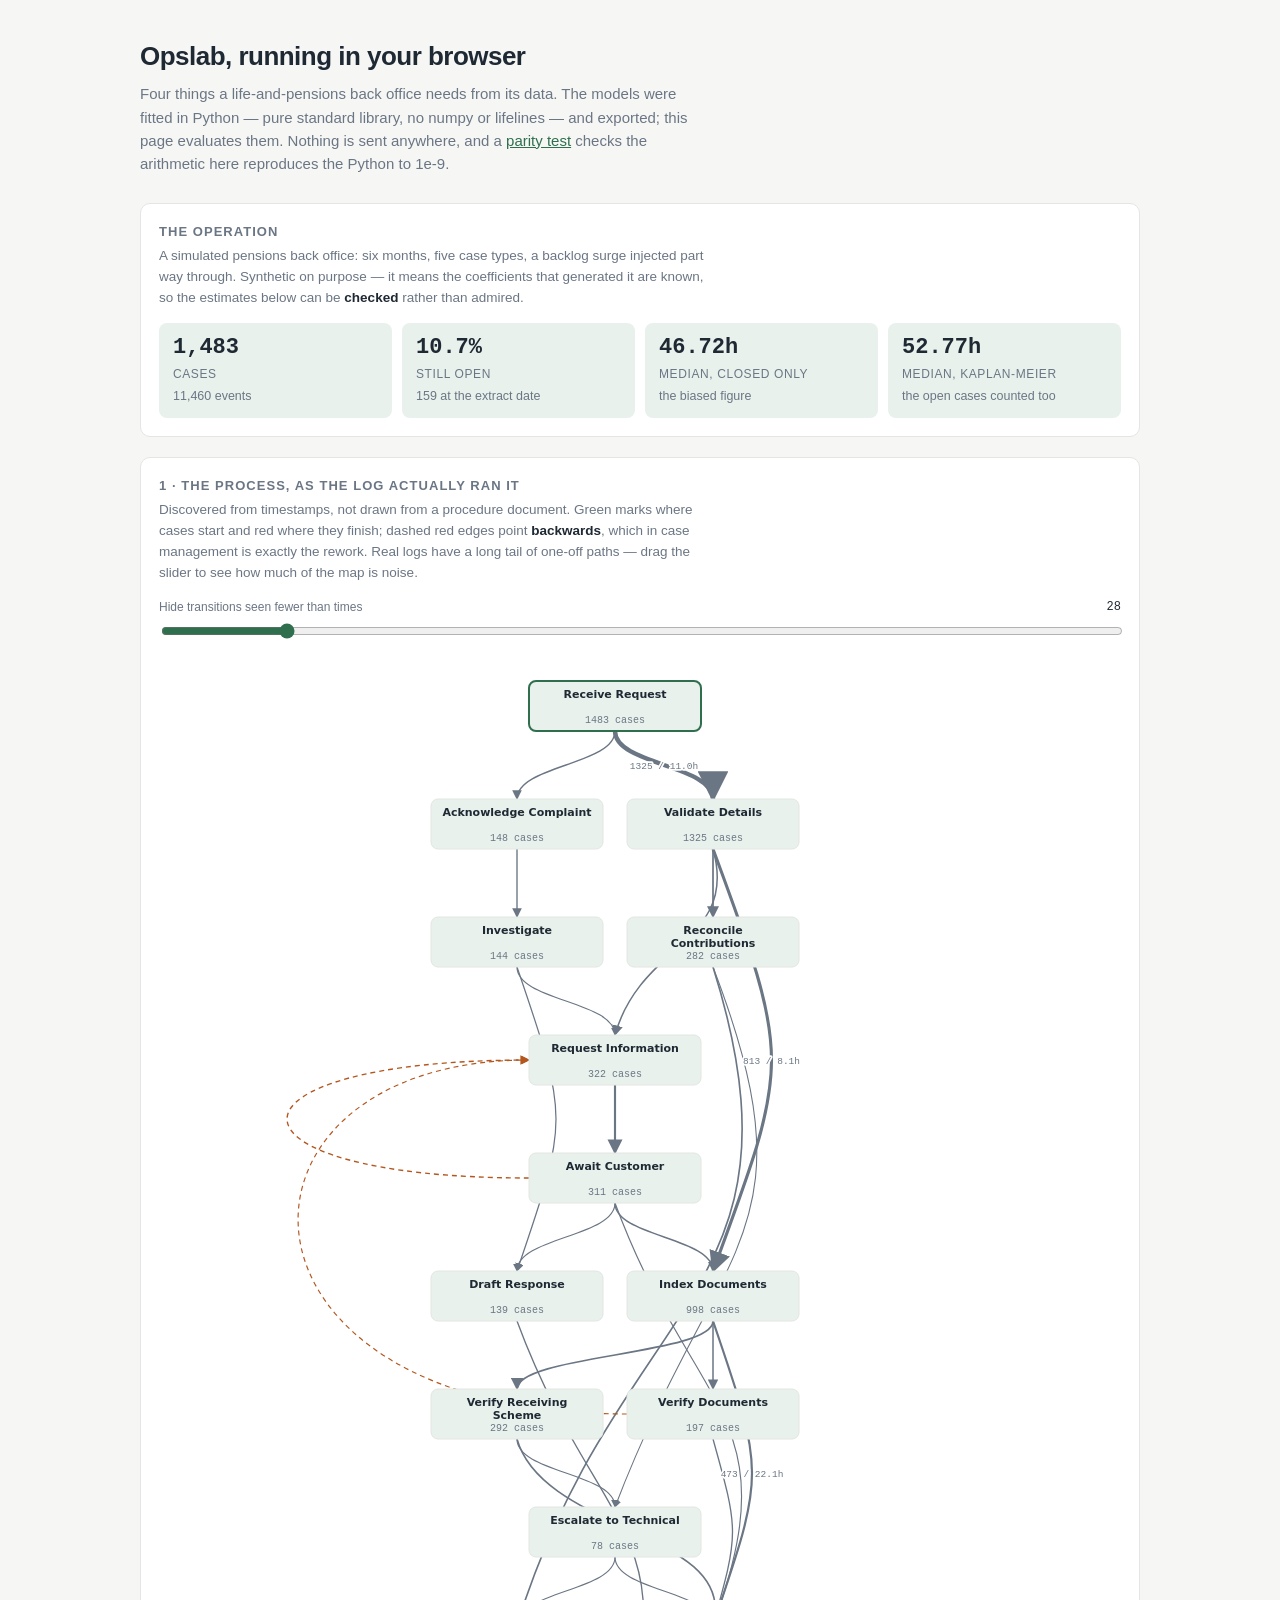
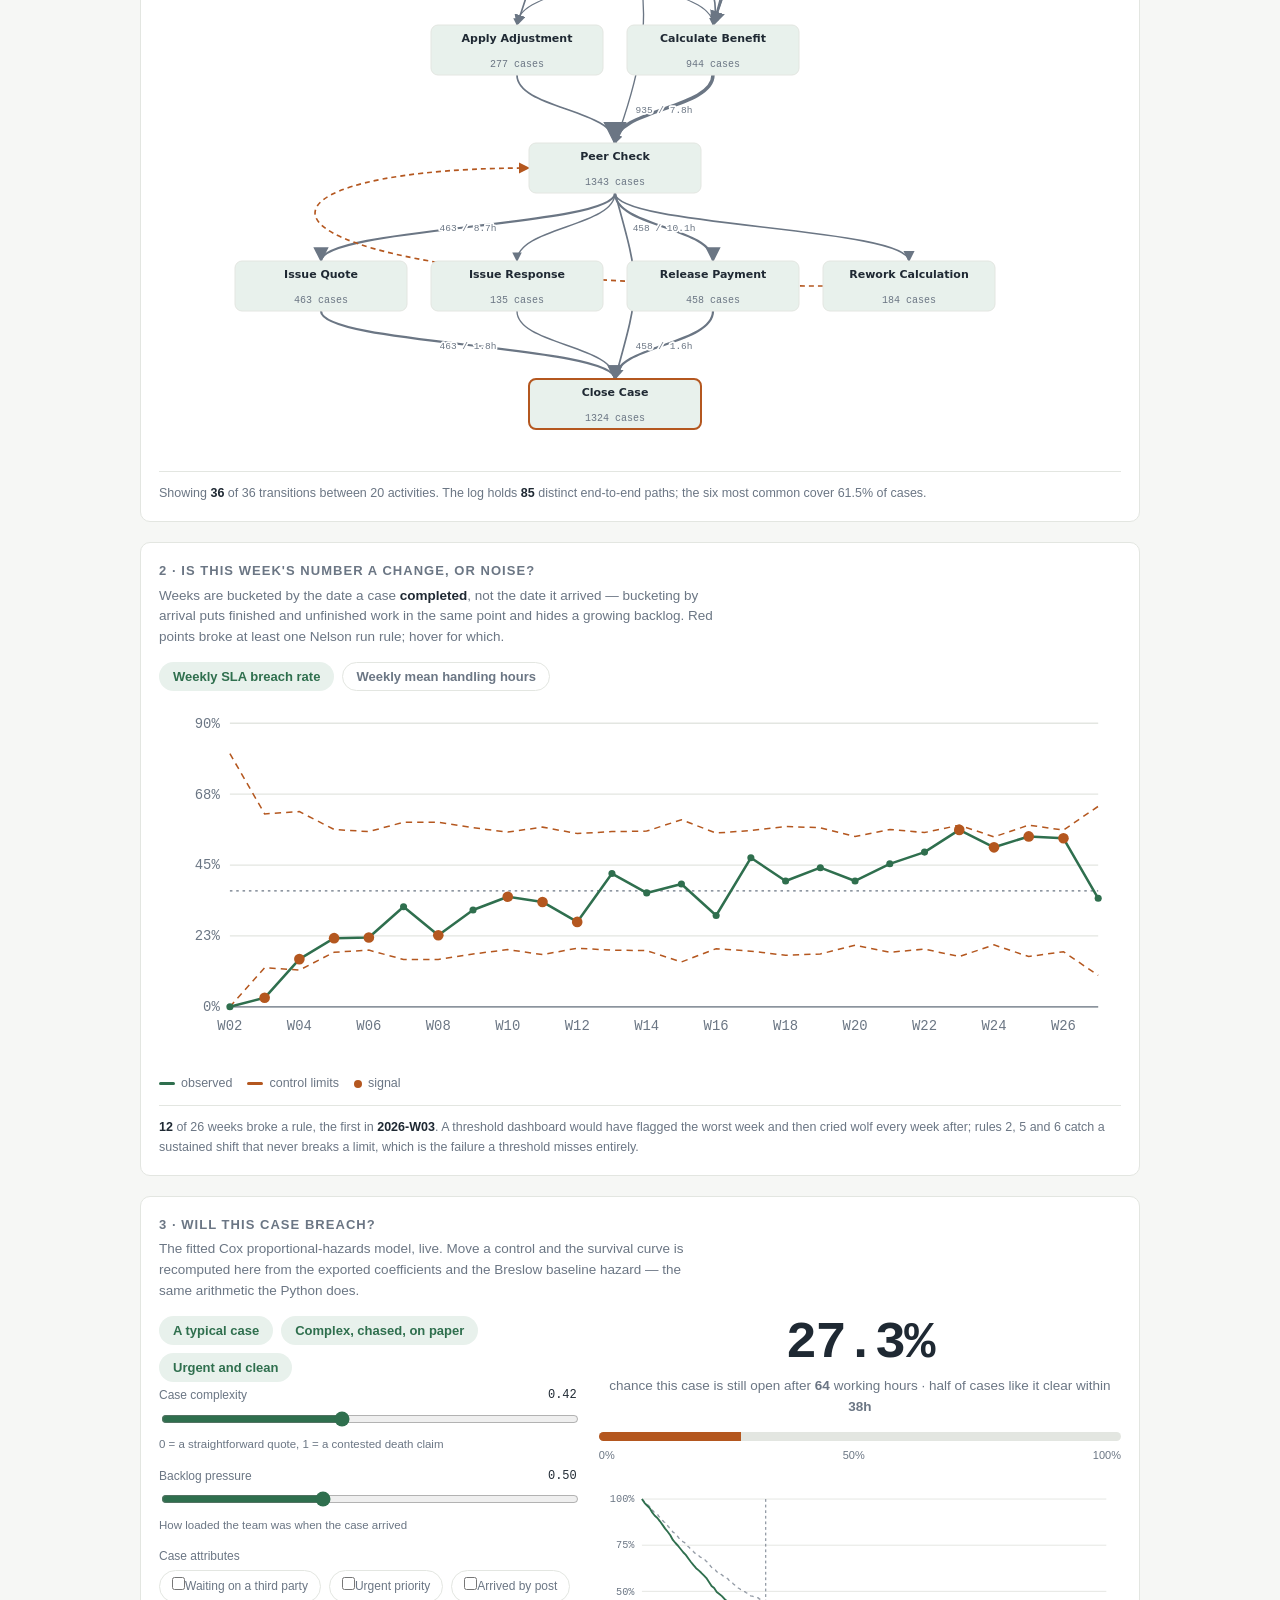
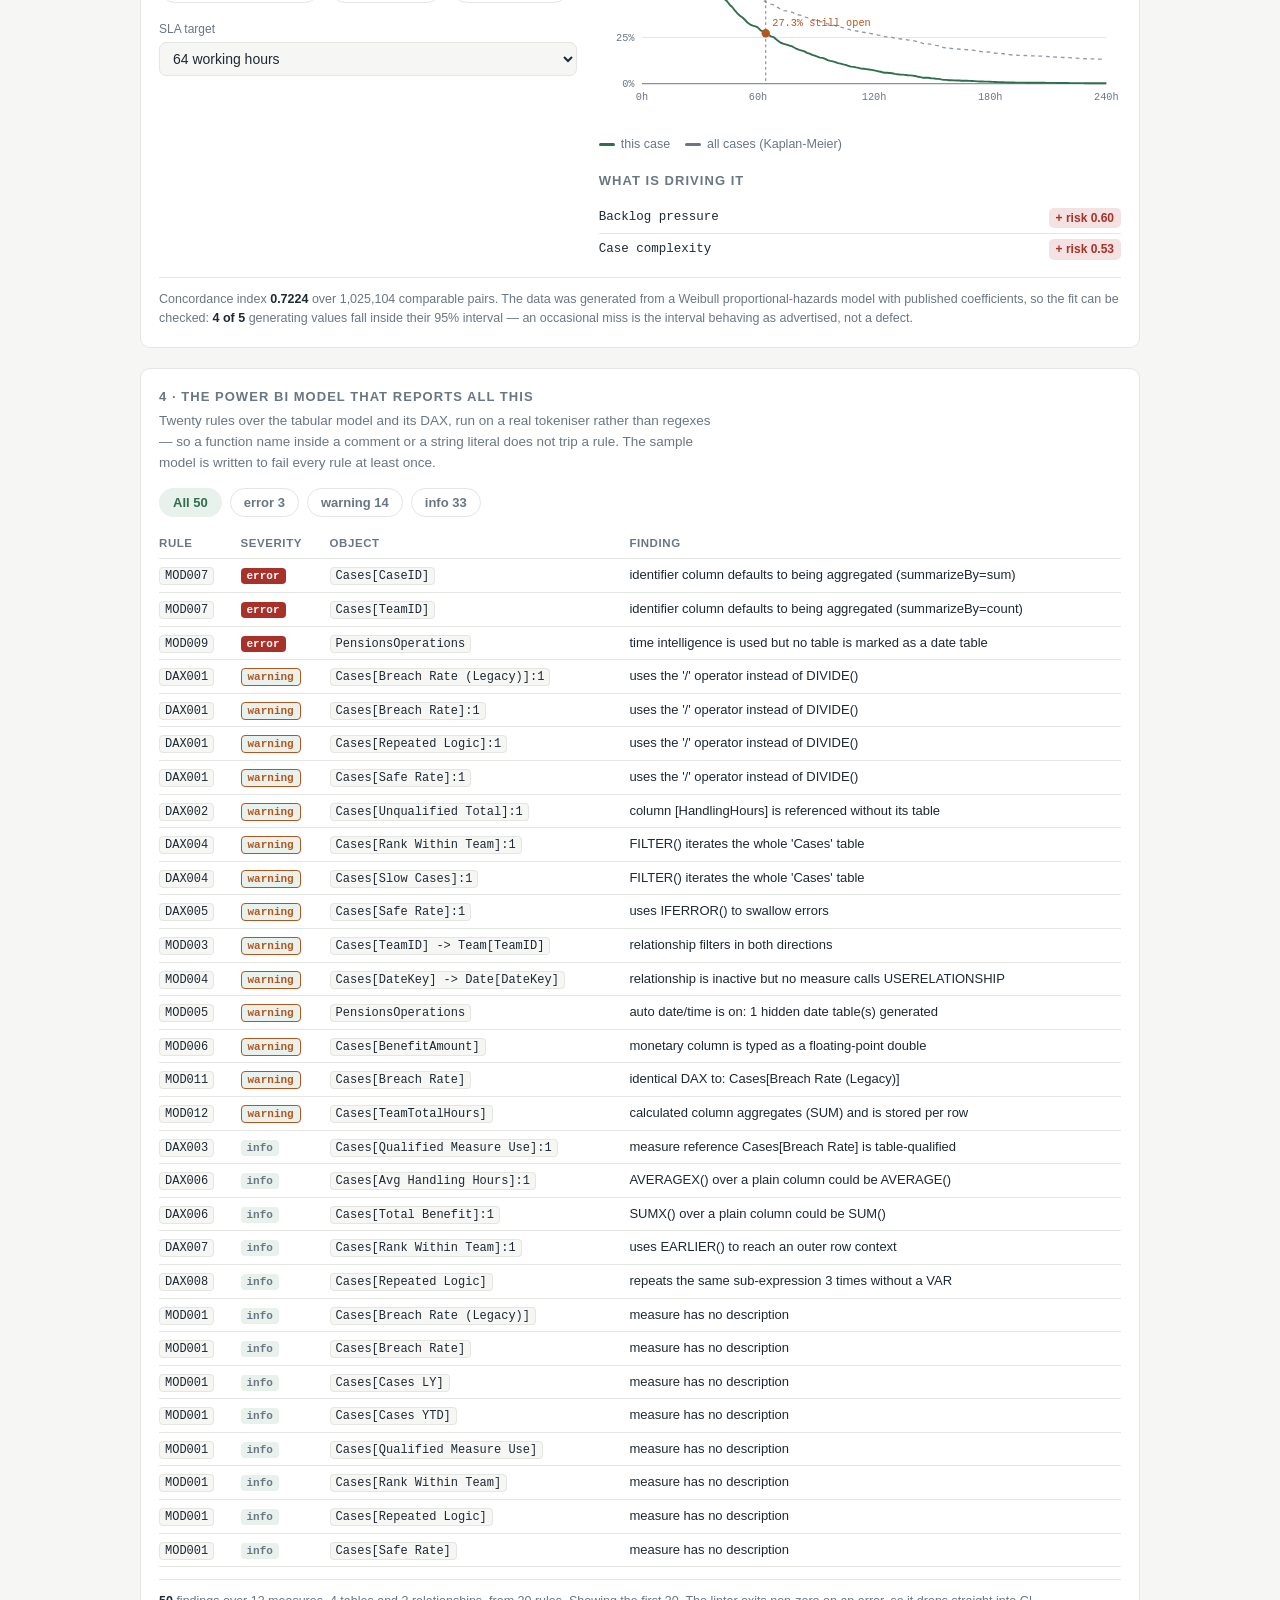
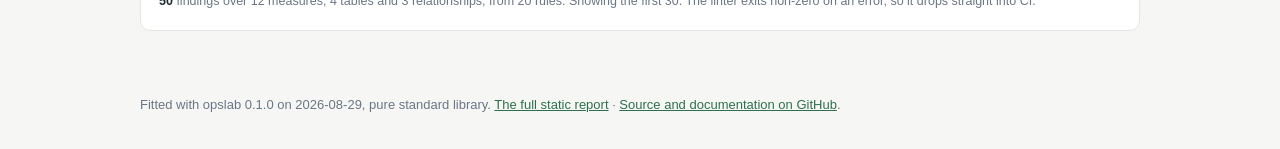
<file: demos/opslab/index.html>
<!doctype html>
<html lang="en">
<head>
<meta charset="utf-8">
<meta name="viewport" content="width=device-width, initial-scale=1">
<title>Opslab — live demo</title>
<meta name="description" content="Process mining, control charts and a right-censored survival model for back-office operations, running in your browser over a simulated pensions back office.">
<style>
  :root{
    --bg:#f6f7f5; --panel:#ffffff; --ink:#1f2933; --muted:#6b7684;
    --line:#e3e6e1; --accent:#2f6f4e; --accent-soft:#e8f1ec;
    --warn:#b4571f; --danger:#a8322a; --band:#cfe0d7; --truth:#8a5a2b;
    --radius:10px;
    --mono:ui-monospace,SFMono-Regular,Menlo,Consolas,monospace;
  }
  @media (prefers-color-scheme: dark){
    :root{ --bg:#14171a; --panel:#1c2024; --ink:#e8eaec; --muted:#9aa4b0;
           --line:#2c3238; --accent:#6bb894; --accent-soft:#23332b;
           --warn:#e08b4e; --danger:#e0736a; --band:#2f4a43; --truth:#c9975c; }
  }
  *{box-sizing:border-box}
  body{margin:0;background:var(--bg);color:var(--ink);
    font:15px/1.55 -apple-system,BlinkMacSystemFont,"Segoe UI",Inter,Roboto,Helvetica,Arial,sans-serif}
  header{max-width:1040px;margin:0 auto;padding:36px 20px 12px}
  h1{margin:0 0 6px;font-size:26px;letter-spacing:-.02em}
  .sub{color:var(--muted);margin:0;max-width:68ch}
  .sub a{color:var(--accent)}
  /* minmax(0,1fr) rather than the default auto: an auto track is sized by its
     widest content, which lets a min-width chart push the whole page sideways
     instead of scrolling inside its own .scroll box. */
  main{max-width:1040px;margin:0 auto;padding:16px 20px 64px;
    display:grid;grid-template-columns:minmax(0,1fr);gap:20px}
  .panel{background:var(--panel);border:1px solid var(--line);border-radius:var(--radius);padding:18px}
  h2{margin:0 0 4px;font-size:13px;text-transform:uppercase;letter-spacing:.08em;color:var(--muted)}
  .lede{color:var(--muted);font-size:13.5px;margin:0 0 14px;max-width:74ch}
  .lede b{color:var(--ink)}
  .stats{display:grid;grid-template-columns:repeat(auto-fit,minmax(min(140px,100%),1fr));gap:10px}
  .stat{background:var(--accent-soft);border-radius:8px;padding:12px 14px}
  .stat b{display:block;font:600 22px/1.15 var(--mono)}
  .stat span{font-size:12px;color:var(--muted);text-transform:uppercase;letter-spacing:.05em}
  .stat em{display:block;font-style:normal;font-size:12.5px;color:var(--muted);margin-top:3px}
  .split{display:grid;grid-template-columns:minmax(0,1fr) minmax(0,1.25fr);gap:22px;align-items:start}
  .split > *{min-width:0}
  @media (max-width:820px){ .split{grid-template-columns:minmax(0,1fr)} }
  .controls{display:grid;gap:13px}
  .field label{display:block;font-size:12px;color:var(--muted);margin-bottom:4px}
  .field .value{float:right;font-family:var(--mono);color:var(--ink)}
  input[type=range]{width:100%;accent-color:var(--accent)}
  select{width:100%;padding:7px 9px;border:1px solid var(--line);border-radius:7px;
    background:var(--bg);color:var(--ink);font:inherit;font-size:14px}
  .switches{display:flex;flex-wrap:wrap;gap:8px}
  .switch{display:inline-flex;align-items:center;gap:7px;border:1px solid var(--line);
    border-radius:999px;padding:6px 12px;font-size:13px;cursor:pointer;user-select:none}
  .switch input{accent-color:var(--accent);margin:0}
  .switch.on{border-color:var(--accent);background:var(--accent-soft);color:var(--accent);font-weight:600}
  .presets{display:flex;flex-wrap:wrap;gap:8px;margin-bottom:4px}
  .presets button,.tabs button{background:var(--accent-soft);color:var(--accent);border:1px solid transparent;
    border-radius:999px;padding:6px 13px;font-size:13px;cursor:pointer;font-weight:600;font-family:inherit}
  .presets button:hover,.tabs button:hover{border-color:var(--accent)}
  .tabs{display:flex;flex-wrap:wrap;gap:8px;margin-bottom:12px}
  .tabs button[aria-pressed=false]{background:transparent;color:var(--muted);border-color:var(--line)}
  .gauge{text-align:center;padding:2px 0 10px}
  .score{font:700 52px/1 var(--mono);letter-spacing:-.03em}
  .verdict{color:var(--muted);margin-top:6px;font-size:13.5px}
  .bar{height:9px;border-radius:99px;background:var(--line);overflow:hidden;margin:14px 0 6px}
  .bar span{display:block;height:100%;background:var(--accent);transition:width .25s ease}
  .scale{display:flex;justify-content:space-between;font-size:11px;color:var(--muted)}
  .switch span{white-space:nowrap}
  .drivers{list-style:none;margin:12px 0 0;padding:0}
  .drivers li{display:flex;align-items:center;gap:10px;padding:5px 0;border-bottom:1px solid var(--line);font-size:13px}
  .drivers li:last-child{border-bottom:0}
  .drivers .name{flex:1;min-width:0;overflow:hidden;text-overflow:ellipsis;white-space:nowrap;font-family:var(--mono);font-size:12.5px}
  .chip{font-variant-numeric:tabular-nums;font-size:12px;font-weight:600;padding:1px 7px;border-radius:5px}
  .up{background:rgba(168,50,42,.14);color:var(--danger)}
  .down{background:var(--accent-soft);color:var(--accent)}
  .scroll{overflow-x:auto;margin-top:12px}
  .map{--map-node:var(--accent-soft);--map-stroke:var(--line);--map-ink:var(--ink);
    --map-muted:var(--muted);--map-edge:var(--muted);--map-rework:var(--warn);
    --map-start:var(--accent);--map-end:var(--warn);--map-bg:var(--panel)}
  table{border-collapse:collapse;width:100%;font-size:13px}
  th,td{text-align:left;padding:6px 12px 6px 0;border-bottom:1px solid var(--line);vertical-align:top}
  th{font-size:11.5px;text-transform:uppercase;letter-spacing:.05em;color:var(--muted);font-weight:600}
  td.num,th.num{text-align:right;font-family:var(--mono);white-space:nowrap}
  .sev{font:600 11px/1 var(--mono);padding:2px 6px;border-radius:4px;background:var(--accent-soft);color:var(--muted)}
  .sev.error{background:var(--danger);color:#fff}
  .sev.warning{border:1px solid var(--warn);color:var(--warn)}
  .note{font-size:12.5px;color:var(--muted);margin:12px 0 0;padding-top:12px;border-top:1px solid var(--line)}
  .note b{color:var(--ink)}
  code{font-family:var(--mono);font-size:12px;background:var(--bg);padding:1px 5px;
    border-radius:4px;border:1px solid var(--line)}
  .legend{display:flex;flex-wrap:wrap;gap:15px;font-size:12.5px;color:var(--muted);margin-top:10px}
  .legend span{display:flex;align-items:center;gap:6px}
  .swatch{width:16px;height:3px;border-radius:2px}
  svg .grid{stroke:var(--line)} svg .axis{stroke:var(--muted)}
  svg .tick{fill:var(--muted);font:11px var(--mono)}
  svg .limit{fill:none;stroke:var(--warn);stroke-width:1.2;stroke-dasharray:5 4}
  svg .center{fill:none;stroke:var(--muted);stroke-width:1;stroke-dasharray:2 3}
  svg .series{fill:none;stroke:var(--accent);stroke-width:2;stroke-linejoin:round}
  svg .ghost{fill:none;stroke:var(--muted);stroke-width:1.4;stroke-dasharray:4 4;opacity:.75}
  svg .pt{fill:var(--accent)} svg .pt.sig{fill:var(--warn)}
  svg .band{fill:var(--band);opacity:.55}
  svg .ref{stroke:var(--muted);stroke-width:1;stroke-dasharray:3 3}
  footer{max-width:1040px;margin:0 auto;padding:0 20px 48px;color:var(--muted);font-size:13px}
  footer a{color:var(--accent)}
  .noscript{border:1px solid var(--warn);border-radius:var(--radius);padding:14px 16px;color:var(--warn)}
</style>
</head>
<body>

<header>
  <h1>Opslab, running in your browser</h1>
  <p class="sub">
    Four things a life-and-pensions back office needs from its data. The models were
    fitted in Python — pure standard library, no numpy or lifelines — and exported;
    this page evaluates them. Nothing is sent anywhere, and a
    <a href="https://github.com/pr1317/opslab/blob/main/tests/test_web_parity.py">parity test</a>
    checks the arithmetic here reproduces the Python to 1e-9.
  </p>
</header>

<main>
  <noscript><div class="noscript">This demo needs JavaScript to evaluate the fitted
    models. The <a href="report.html">static report</a> shows the same analysis with
    no scripting at all.</div></noscript>

  <section class="panel">
    <h2>The operation</h2>
    <p class="lede">A simulated pensions back office: six months, five case types, a
      backlog surge injected part way through. Synthetic on purpose — it means the
      coefficients that generated it are known, so the estimates below can be
      <b>checked</b> rather than admired.</p>
    <div class="stats" id="summary"></div>
  </section>

  <section class="panel">
    <h2>1 &middot; The process, as the log actually ran it</h2>
    <p class="lede">Discovered from timestamps, not drawn from a procedure document.
      Green marks where cases start and red where they finish; dashed red edges point
      <b>backwards</b>, which in case management is exactly the rework. Real logs have a
      long tail of one-off paths — drag the slider to see how much of the map is noise.</p>
    <div class="field">
      <label for="threshold">Hide transitions seen fewer than
        <span class="value" id="thresholdValue">5</span> times</label>
      <input type="range" id="threshold" min="0" max="7" step="1" value="1">
    </div>
    <div class="scroll map" id="map"></div>
    <p class="note" id="mapNote"></p>
  </section>

  <section class="panel">
    <h2>2 &middot; Is this week's number a change, or noise?</h2>
    <p class="lede">Weeks are bucketed by the date a case <b>completed</b>, not the date
      it arrived — bucketing by arrival puts finished and unfinished work in the same
      point and hides a growing backlog. Red points broke at least one Nelson run rule;
      hover for which.</p>
    <div class="tabs" id="chartTabs">
      <button data-series="breachRate" aria-pressed="true">Weekly SLA breach rate</button>
      <button data-series="handlingHours" aria-pressed="false">Weekly mean handling hours</button>
    </div>
    <div class="scroll" id="chart"></div>
    <div class="legend">
      <span><i class="swatch" style="background:var(--accent)"></i>observed</span>
      <span><i class="swatch" style="background:var(--warn)"></i>control limits</span>
      <span><i class="swatch" style="background:var(--warn);height:8px;width:8px;border-radius:50%"></i>signal</span>
    </div>
    <p class="note" id="chartNote"></p>
  </section>

  <section class="panel">
    <h2>3 &middot; Will this case breach?</h2>
    <p class="lede">The fitted Cox proportional-hazards model, live. Move a control and
      the survival curve is recomputed here from the exported coefficients and the
      Breslow baseline hazard — the same arithmetic the Python does.</p>
    <div class="split">
      <div>
        <div class="presets" id="presets"></div>
        <div class="controls" id="controls"></div>
      </div>
      <div>
        <div class="gauge">
          <div class="score" id="risk">—</div>
          <div class="verdict" id="verdict">probability of missing the target</div>
          <div class="bar"><span id="riskBar" style="width:0%"></span></div>
          <div class="scale"><span>0%</span><span>50%</span><span>100%</span></div>
        </div>
        <div class="scroll" id="curve"></div>
        <div class="legend">
          <span><i class="swatch" style="background:var(--accent)"></i>this case</span>
          <span><i class="swatch" style="background:var(--muted)"></i>all cases (Kaplan-Meier)</span>
        </div>
        <h2 style="margin-top:16px">What is driving it</h2>
        <ul class="drivers" id="drivers"></ul>
      </div>
    </div>
    <p class="note" id="coxNote"></p>
  </section>

  <section class="panel">
    <h2>4 &middot; The Power BI model that reports all this</h2>
    <p class="lede">Twenty rules over the tabular model and its DAX, run on a real
      tokeniser rather than regexes — so a function name inside a comment or a string
      literal does not trip a rule. The sample model is written to fail every rule at
      least once.</p>
    <div class="tabs" id="lintTabs"></div>
    <div class="scroll"><table>
      <thead><tr><th>Rule</th><th>Severity</th><th>Object</th><th>Finding</th></tr></thead>
      <tbody id="lintBody"></tbody>
    </table></div>
    <p class="note" id="lintNote"></p>
  </section>
</main>

<footer id="footer"></footer>

<script src="demo-data.js"></script>
<script src="opslab.js"></script>
<script src="app.js"></script>
</body>
</html>
</file>
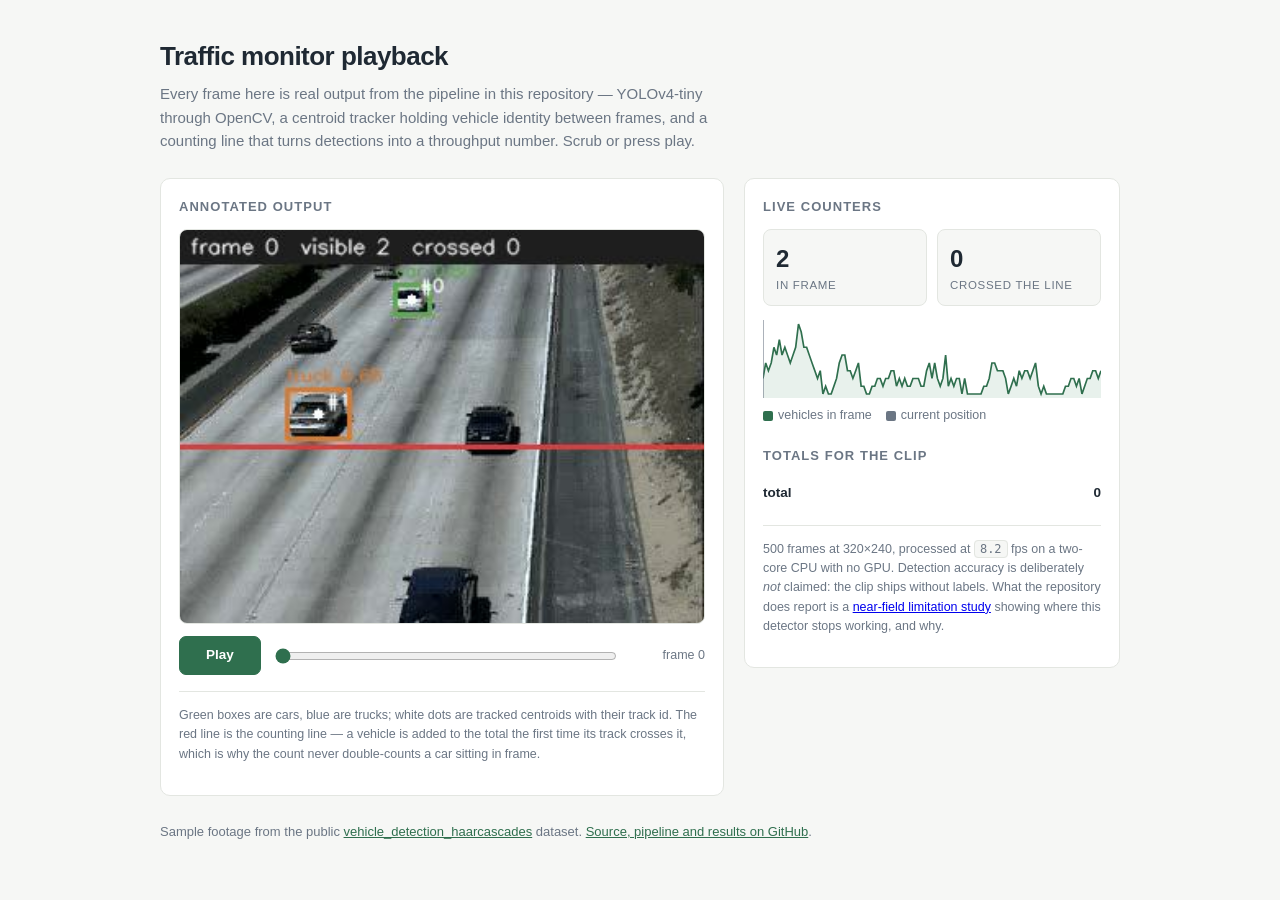
<file: demos/traffic/index.html>
<!doctype html>
<html lang="en">
<head>
<meta charset="utf-8">
<meta name="viewport" content="width=device-width, initial-scale=1">
<title>Traffic Monitor Playback</title>
<meta name="description" content="Scrub through the YOLO vehicle detection and counting pipeline running on a real highway camera clip.">
<style>
  :root{
    --bg:#f6f7f5; --panel:#ffffff; --ink:#1f2933; --muted:#6b7684;
    --line:#e3e6e1; --accent:#2f6f4e; --accent-soft:#e8f1ec;
    --truck:#347ad6; --radius:10px;
  }
  @media (prefers-color-scheme: dark){
    :root{ --bg:#14171a; --panel:#1c2024; --ink:#e8eaec; --muted:#9aa4b0;
           --line:#2c3238; --accent:#6bb894; --accent-soft:#23332b; --truck:#6fa8e8; }
  }
  *{box-sizing:border-box}
  body{margin:0;background:var(--bg);color:var(--ink);
    font:15px/1.55 -apple-system,BlinkMacSystemFont,"Segoe UI",Inter,Roboto,Helvetica,Arial,sans-serif}
  header{max-width:1000px;margin:0 auto;padding:36px 20px 10px}
  h1{margin:0 0 6px;font-size:26px;letter-spacing:-.02em}
  .sub{color:var(--muted);margin:0;max-width:66ch}
  .sub a{color:var(--accent)}
  main{max-width:1000px;margin:0 auto;padding:16px 20px 20px;
    display:grid;grid-template-columns:minmax(0,1.5fr) minmax(0,1fr);gap:20px;align-items:start}
  @media (max-width:820px){ main{grid-template-columns:1fr} }
  .panel{background:var(--panel);border:1px solid var(--line);border-radius:var(--radius);padding:18px}
  h2{margin:0 0 12px;font-size:13px;text-transform:uppercase;letter-spacing:.08em;color:var(--muted)}
  .stage{position:relative;background:#0d0f11;border-radius:8px;overflow:hidden;border:1px solid var(--line)}
  .stage img{display:block;width:100%;image-rendering:auto}
  .controls{display:flex;align-items:center;gap:12px;margin-top:12px}
  button{padding:8px 16px;border-radius:7px;border:1px solid var(--line);
    background:var(--bg);color:var(--ink);font:inherit;font-size:13.5px;cursor:pointer}
  button.primary{background:var(--accent);border-color:var(--accent);color:#fff;font-weight:600;min-width:82px}
  input[type=range]{flex:1;accent-color:var(--accent)}
  .tick{font-variant-numeric:tabular-nums;color:var(--muted);font-size:12.5px;min-width:74px;text-align:right}
  .stats{display:grid;grid-template-columns:1fr 1fr;gap:10px;margin-bottom:6px}
  .stat{background:var(--bg);border:1px solid var(--line);border-radius:8px;padding:10px 12px}
  .stat .v{font-size:24px;font-weight:700;letter-spacing:-.02em;font-variant-numeric:tabular-nums}
  .stat .k{font-size:11.5px;color:var(--muted);text-transform:uppercase;letter-spacing:.06em}
  .spark{margin-top:14px}
  .spark svg{width:100%;height:78px;display:block}
  .legend{display:flex;gap:14px;font-size:12.5px;color:var(--muted);margin-top:8px}
  .swatch{display:inline-block;width:10px;height:10px;border-radius:2px;margin-right:5px;vertical-align:middle}
  table{width:100%;border-collapse:collapse;font-size:13.5px;margin-top:6px}
  td{padding:5px 0;border-bottom:1px solid var(--line)}
  td:last-child{text-align:right;font-variant-numeric:tabular-nums;font-weight:600}
  tr:last-child td{border-bottom:0}
  .note{font-size:12.5px;color:var(--muted);margin-top:16px;padding-top:14px;border-top:1px solid var(--line)}
  footer{max-width:1000px;margin:0 auto;padding:6px 20px 44px;color:var(--muted);font-size:13px}
  footer a{color:var(--accent)}
  code{font-family:ui-monospace,SFMono-Regular,Menlo,monospace;font-size:12px;
    background:var(--bg);padding:1px 5px;border-radius:4px;border:1px solid var(--line)}
</style>
</head>
<body>

<header>
  <h1>Traffic monitor playback</h1>
  <p class="sub">
    Every frame here is real output from the pipeline in this repository — YOLOv4-tiny
    through OpenCV, a centroid tracker holding vehicle identity between frames, and a
    counting line that turns detections into a throughput number. Scrub or press play.
  </p>
</header>

<main>
  <section class="panel">
    <h2>Annotated output</h2>
    <div class="stage"><img id="frame" alt="Annotated traffic frame"></div>
    <div class="controls">
      <button id="play" class="primary">Play</button>
      <input id="scrub" type="range" min="0" max="0" value="0" step="1" aria-label="frame">
      <span class="tick" id="tick">frame 0</span>
    </div>
    <p class="note">
      Green boxes are cars, blue are trucks; white dots are tracked centroids with their
      track id. The red line is the counting line — a vehicle is added to the total the
      first time its track crosses it, which is why the count never double-counts a car
      sitting in frame.
    </p>
  </section>

  <section class="panel">
    <h2>Live counters</h2>
    <div class="stats">
      <div class="stat"><div class="v" id="visible">0</div><div class="k">in frame</div></div>
      <div class="stat"><div class="v" id="crossed">0</div><div class="k">crossed the line</div></div>
    </div>

    <div class="spark">
      <svg id="spark" viewBox="0 0 300 78" preserveAspectRatio="none" aria-hidden="true"></svg>
      <div class="legend">
        <span><span class="swatch" style="background:var(--accent)"></span>vehicles in frame</span>
        <span><span class="swatch" style="background:var(--muted)"></span>current position</span>
      </div>
    </div>

    <h2 style="margin-top:20px">Totals for the clip</h2>
    <table id="totals"></table>

    <p class="note">
      500 frames at 320&times;240, processed at <code>8.2</code> fps on a two-core CPU with
      no GPU. Detection accuracy is deliberately <em>not</em> claimed: the clip ships
      without labels. What the repository does report is a
      <a href="https://github.com/pr1317/smart-traffic-management#where-it-breaks">near-field limitation study</a>
      showing where this detector stops working, and why.
    </p>
  </section>
</main>

<footer>
  Sample footage from the public
  <a href="https://github.com/andrewssobral/vehicle_detection_haarcascades">vehicle_detection_haarcascades</a>
  dataset.
  <a href="https://github.com/pr1317/smart-traffic-management">Source, pipeline and results on GitHub</a>.
</footer>

<script src="timeline.js"></script>
<script>
(function(){
  "use strict";
  var data = window.TRAFFIC_TIMELINE;
  if (!data || !data.timeline.length) return;

  var timeline = data.timeline;
  var image = document.getElementById("frame");
  var scrub = document.getElementById("scrub");
  var playButton = document.getElementById("play");
  var index = 0, timer = null;

  scrub.max = timeline.length - 1;

  // Warm the cache so scrubbing does not flicker.
  timeline.forEach(function(step){ var pre = new Image(); pre.src = step.file; });

  var peak = timeline.reduce(function(max, step){ return Math.max(max, step.visible); }, 1);

  function buildSpark(){
    var svg = document.getElementById("spark");
    var width = 300, height = 78, pad = 4;
    var points = timeline.map(function(step, i){
      var x = (i / (timeline.length - 1)) * width;
      var y = height - pad - (step.visible / peak) * (height - pad * 2);
      return x.toFixed(1) + "," + y.toFixed(1);
    });
    var area = "0," + height + " " + points.join(" ") + " " + width + "," + height;
    svg.innerHTML =
      '<polygon points="' + area + '" fill="var(--accent-soft)"></polygon>' +
      '<polyline points="' + points.join(" ") + '" fill="none" stroke="var(--accent)" stroke-width="1.5"></polyline>' +
      '<line id="cursor" x1="0" y1="0" x2="0" y2="' + height + '" stroke="var(--muted)" stroke-width="1"></line>';
  }

  function renderTotals(step){
    var table = document.getElementById("totals");
    var rows = Object.keys(step.classes).map(function(name){
      return "<tr><td>" + name + "</td><td>" + step.classes[name] + "</td></tr>";
    });
    rows.push("<tr><td><strong>total</strong></td><td>" + step.crossed + "</td></tr>");
    table.innerHTML = rows.join("");
  }

  function show(i){
    index = Math.max(0, Math.min(timeline.length - 1, i));
    var step = timeline[index];
    image.src = step.file;
    scrub.value = index;
    document.getElementById("tick").textContent = "frame " + step.frame;
    document.getElementById("visible").textContent = step.visible;
    document.getElementById("crossed").textContent = step.crossed;
    renderTotals(step);
    var cursor = document.getElementById("cursor");
    if (cursor){
      var x = (index / (timeline.length - 1)) * 300;
      cursor.setAttribute("x1", x); cursor.setAttribute("x2", x);
    }
  }

  function stop(){
    if (timer){ clearInterval(timer); timer = null; }
    playButton.textContent = "Play";
  }

  playButton.addEventListener("click", function(){
    if (timer){ stop(); return; }
    if (index >= timeline.length - 1) index = -1;
    playButton.textContent = "Pause";
    timer = setInterval(function(){
      if (index >= timeline.length - 1){ stop(); return; }
      show(index + 1);
    }, 110);
  });

  scrub.addEventListener("input", function(){ stop(); show(Number(scrub.value)); });

  buildSpark();
  show(0);
})();
</script>
</body>
</html>
</file>
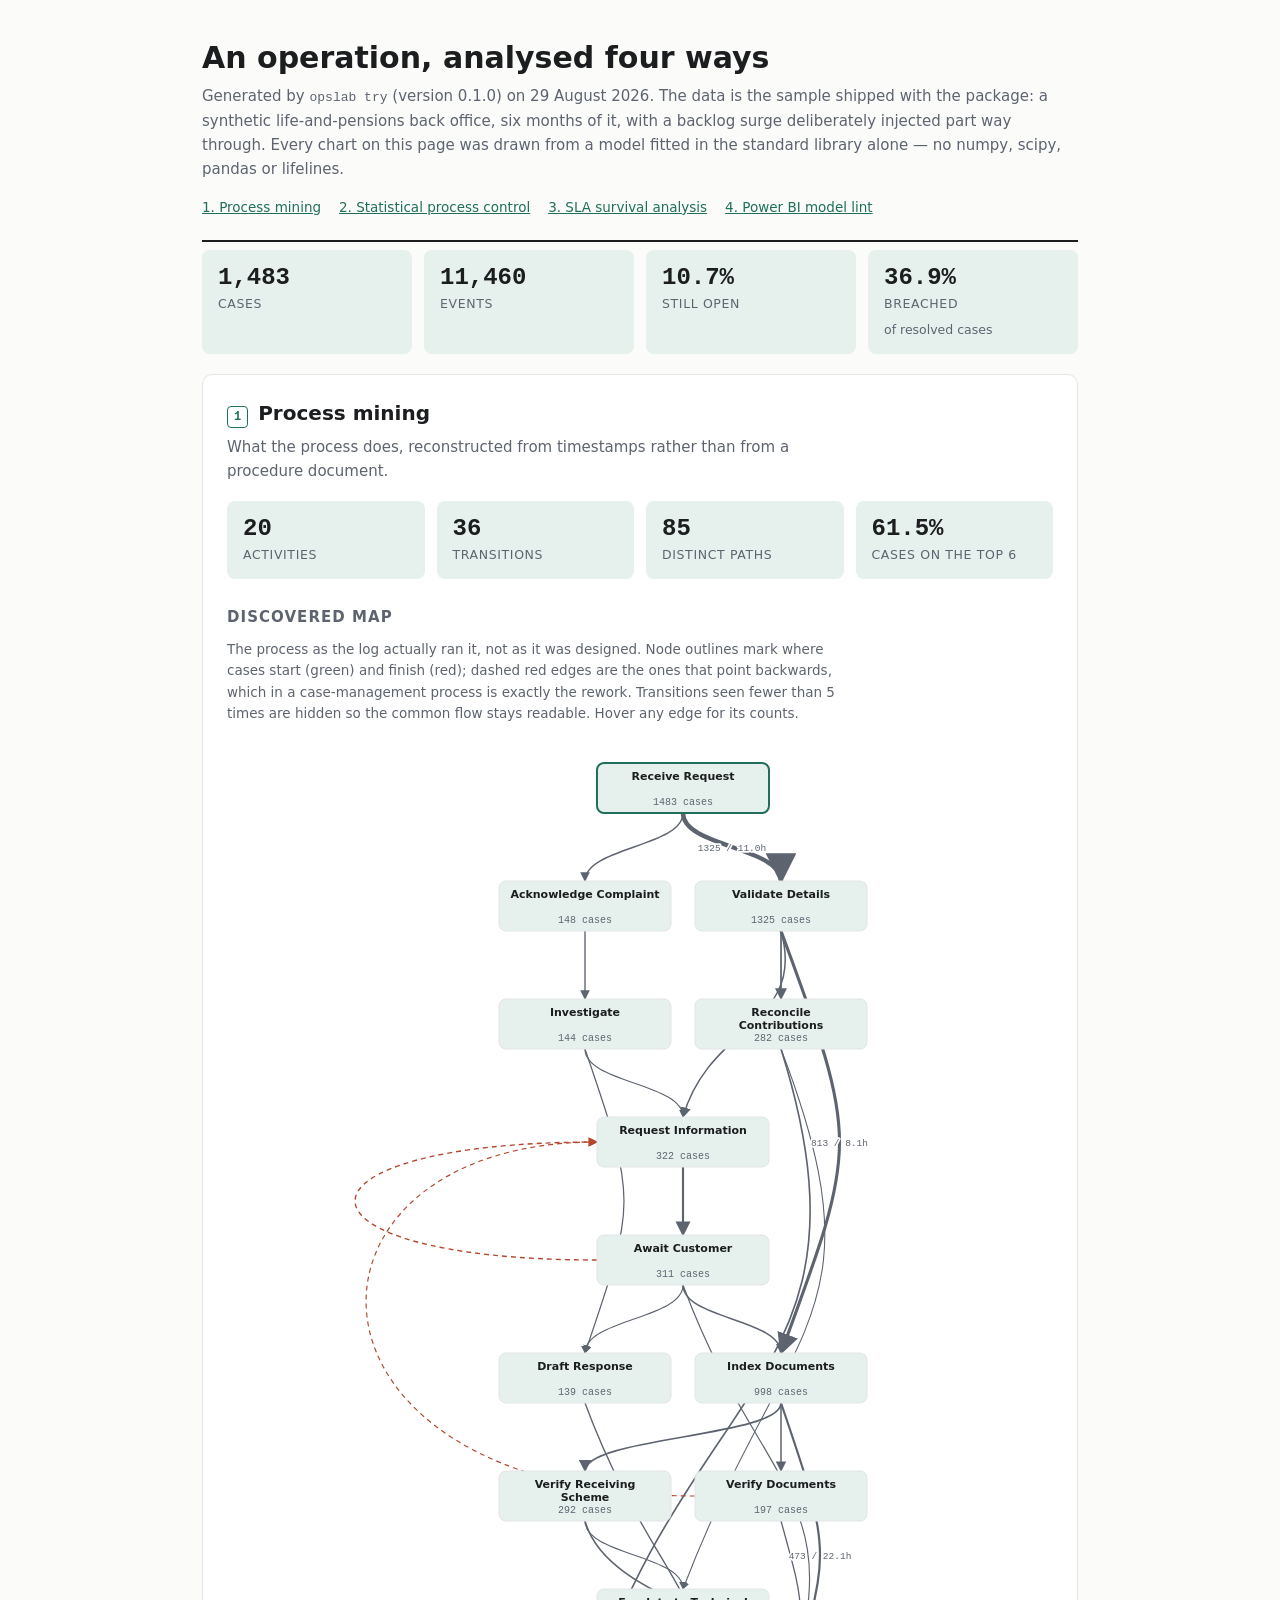
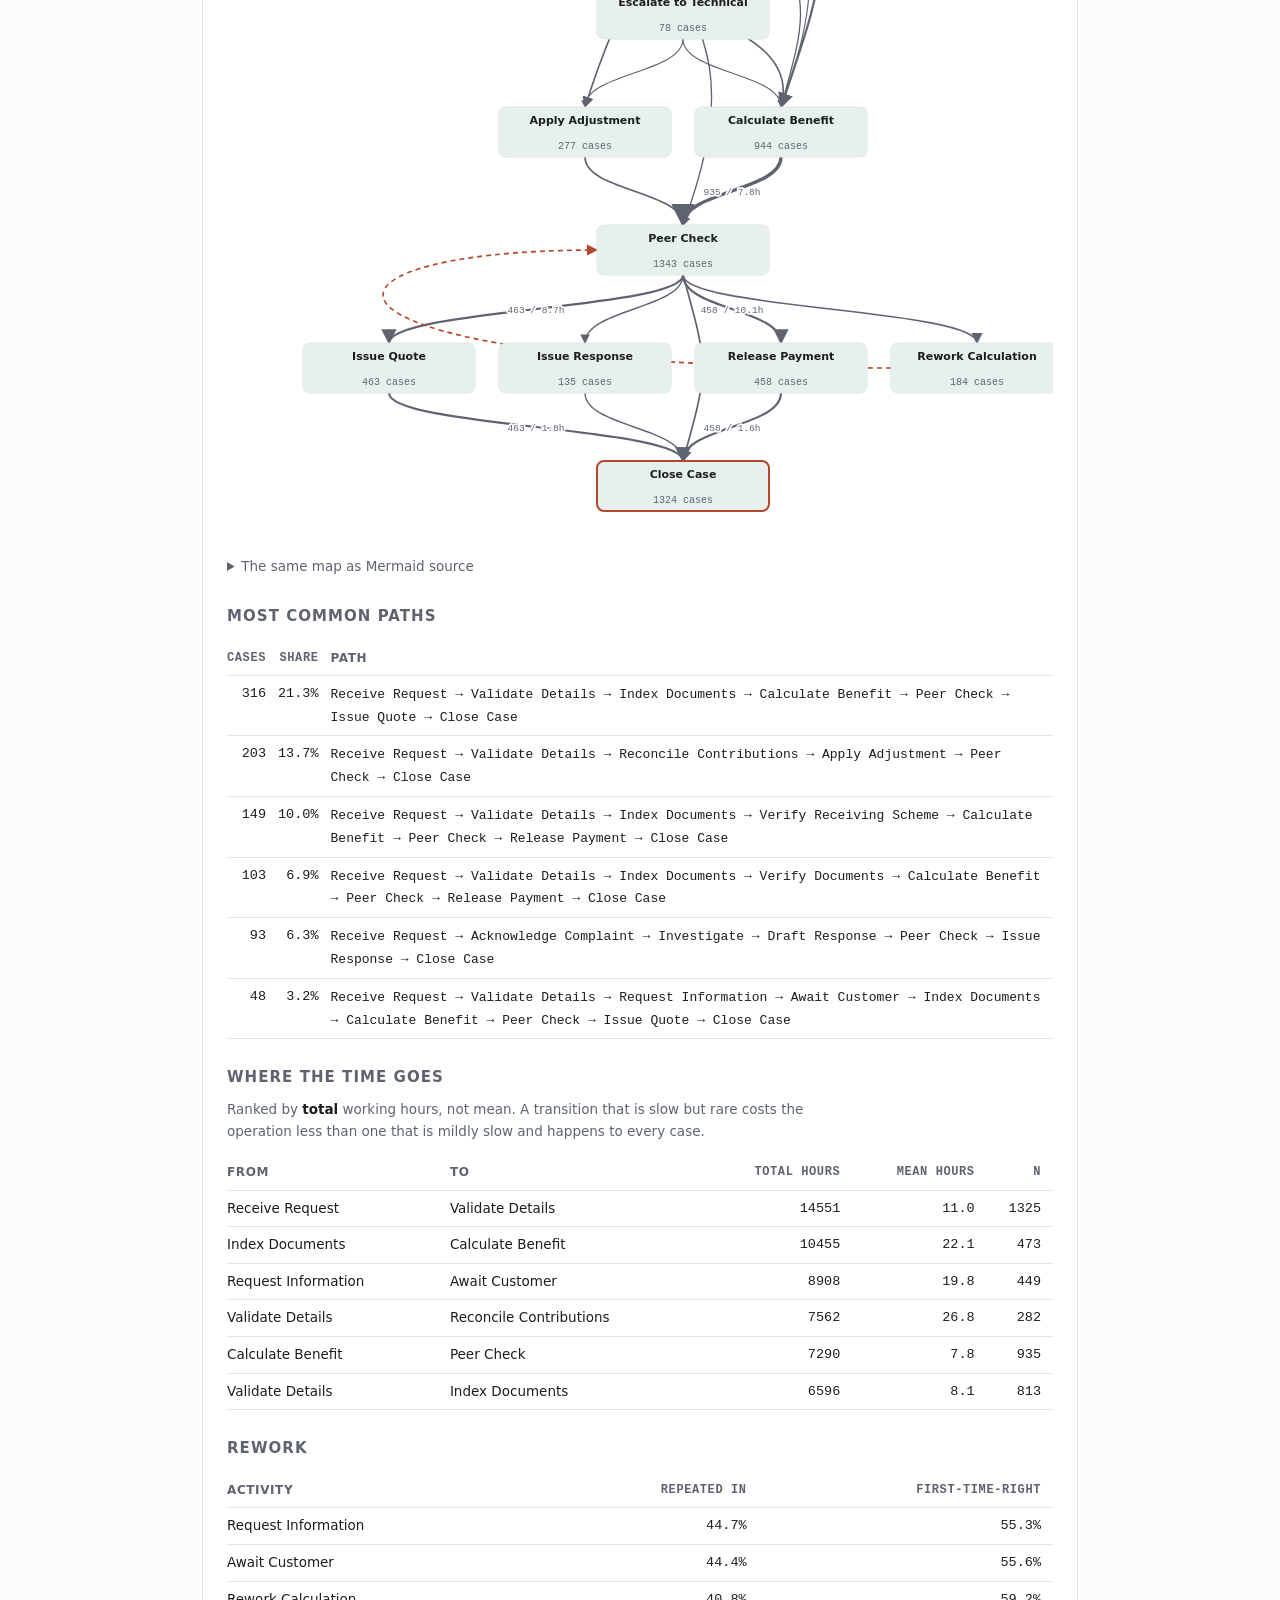
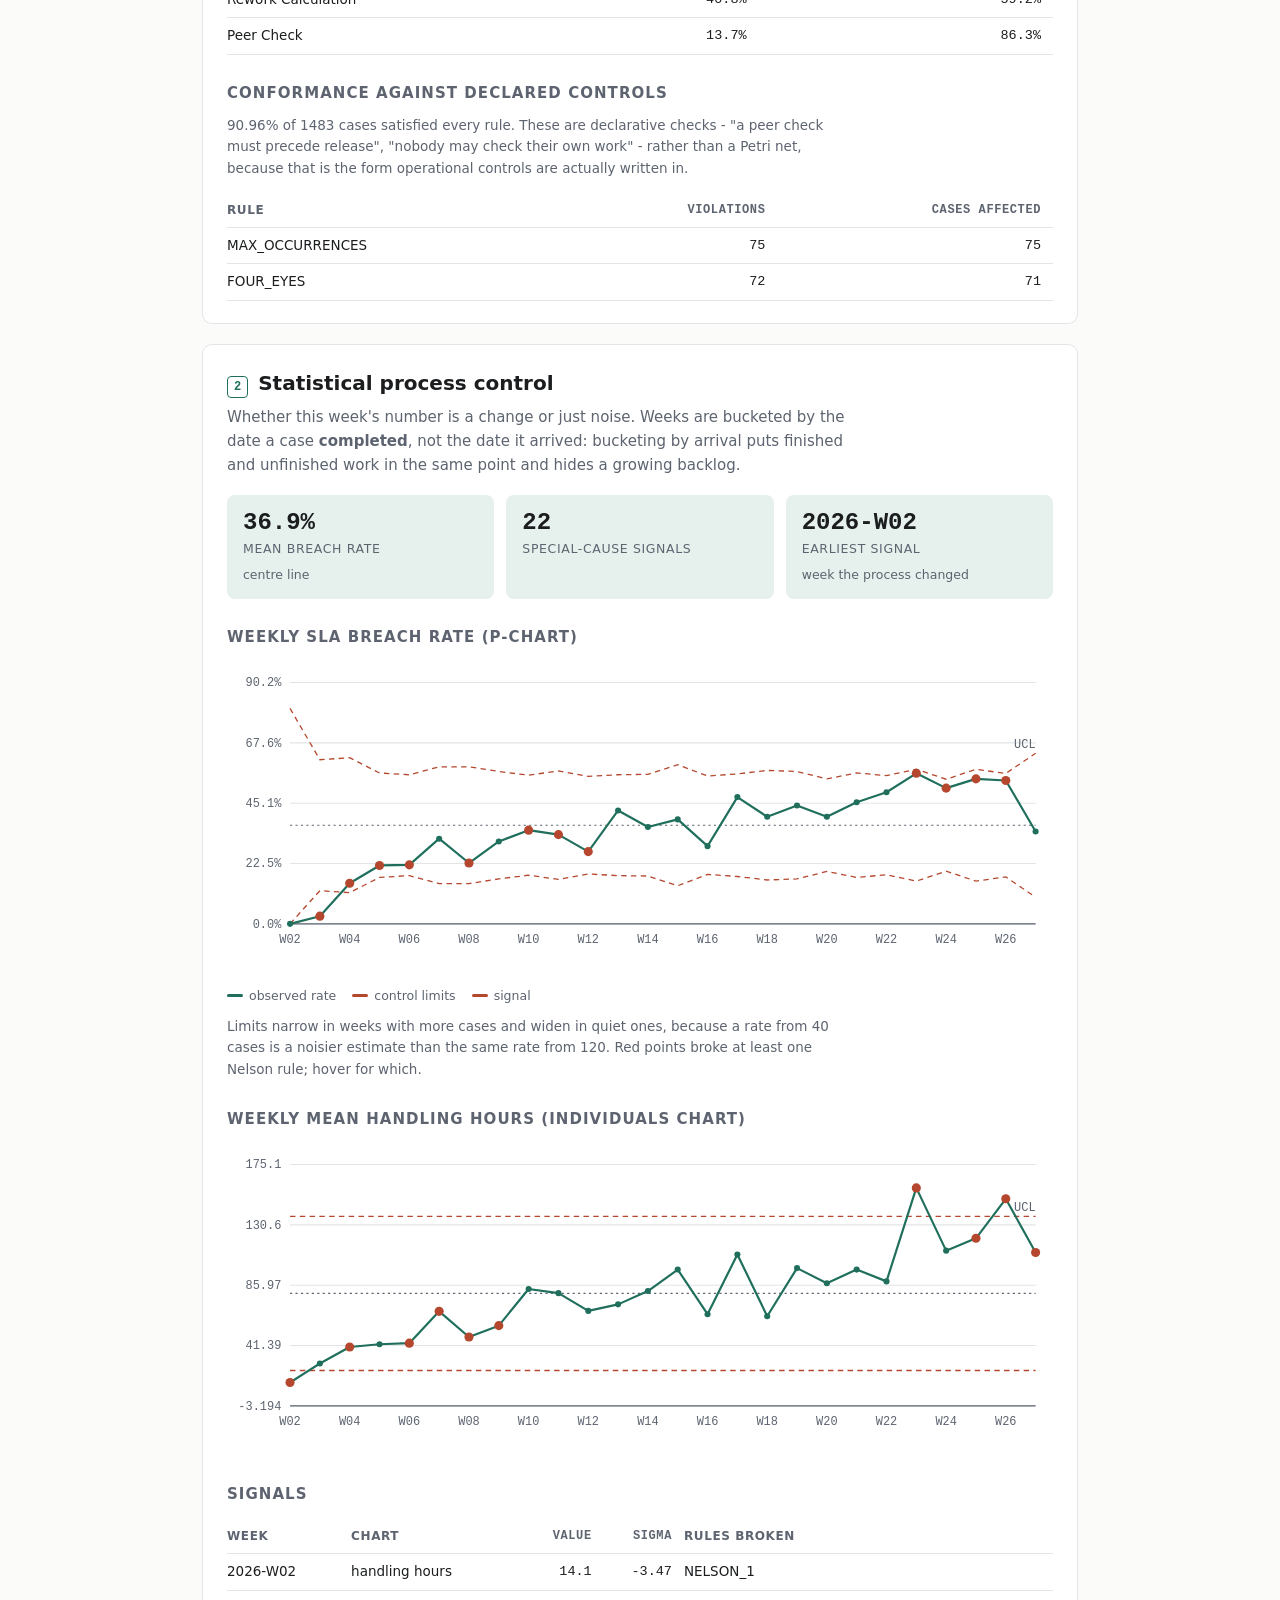
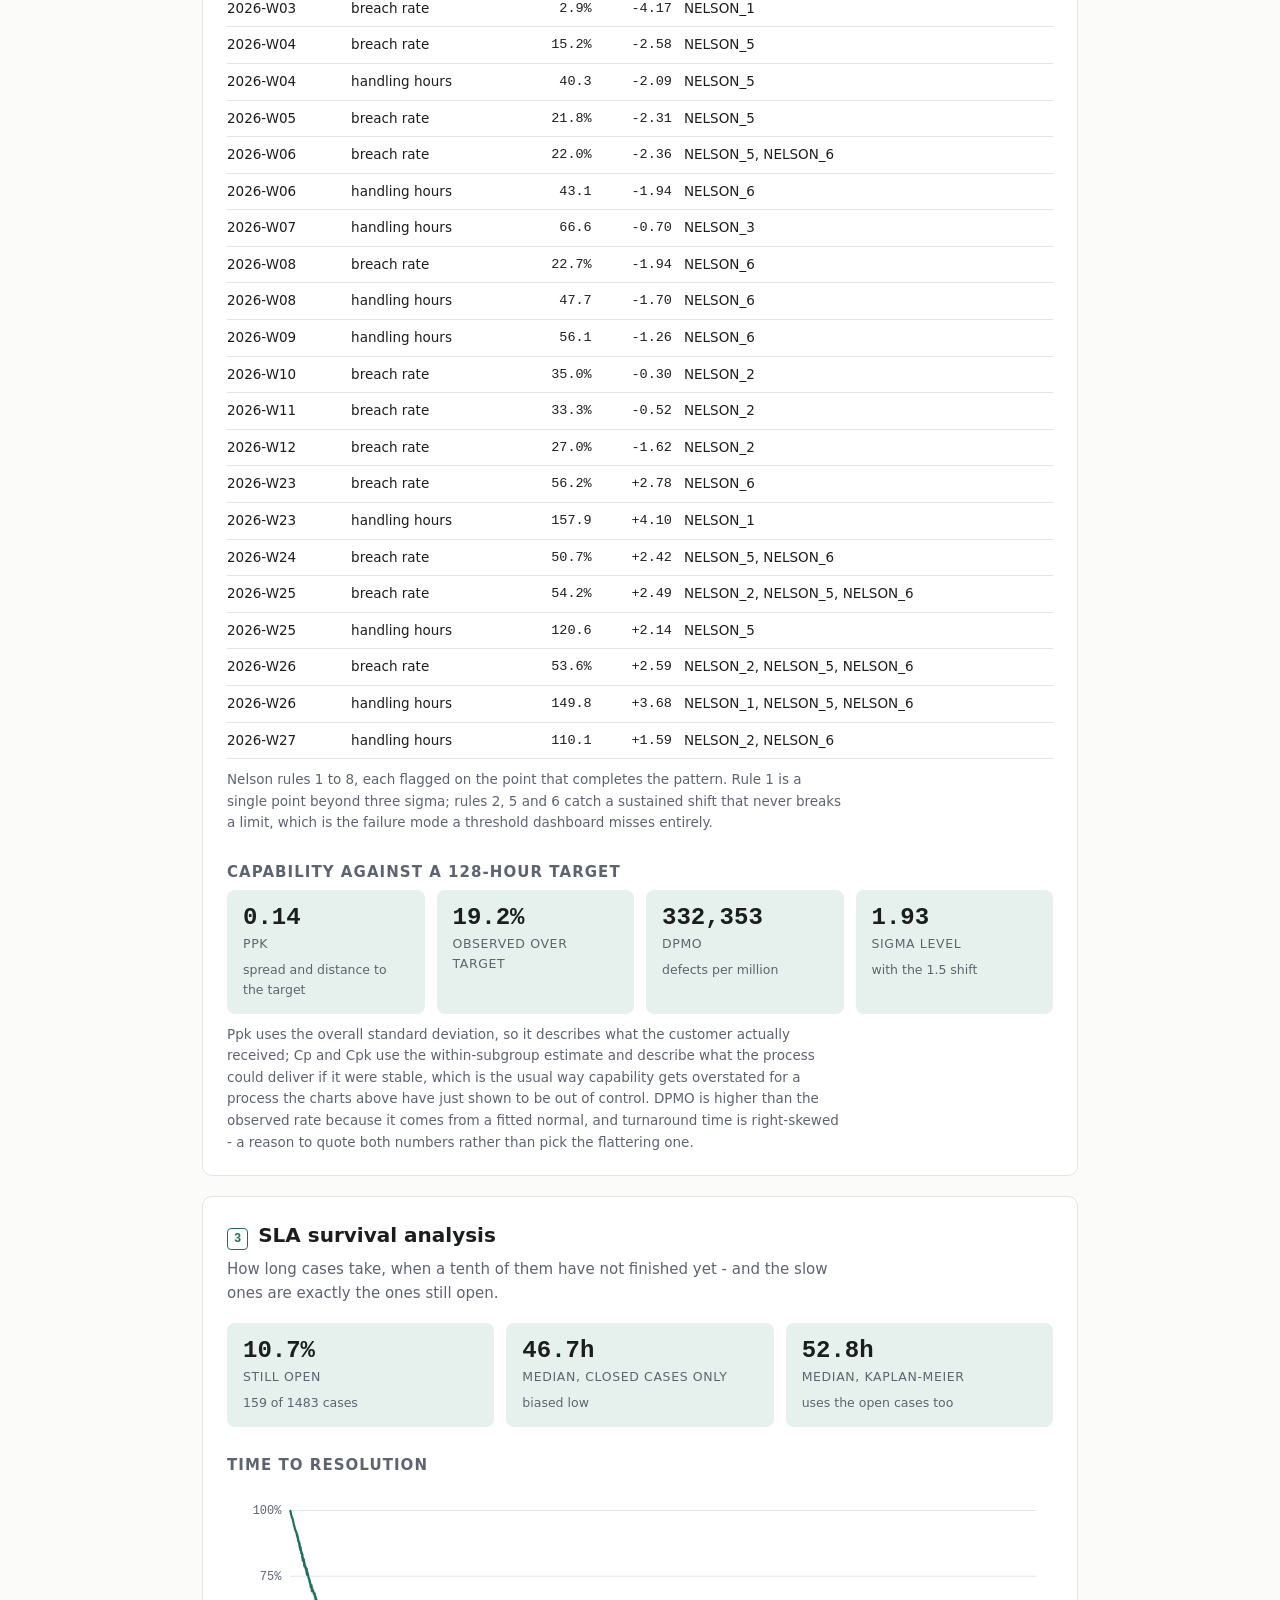
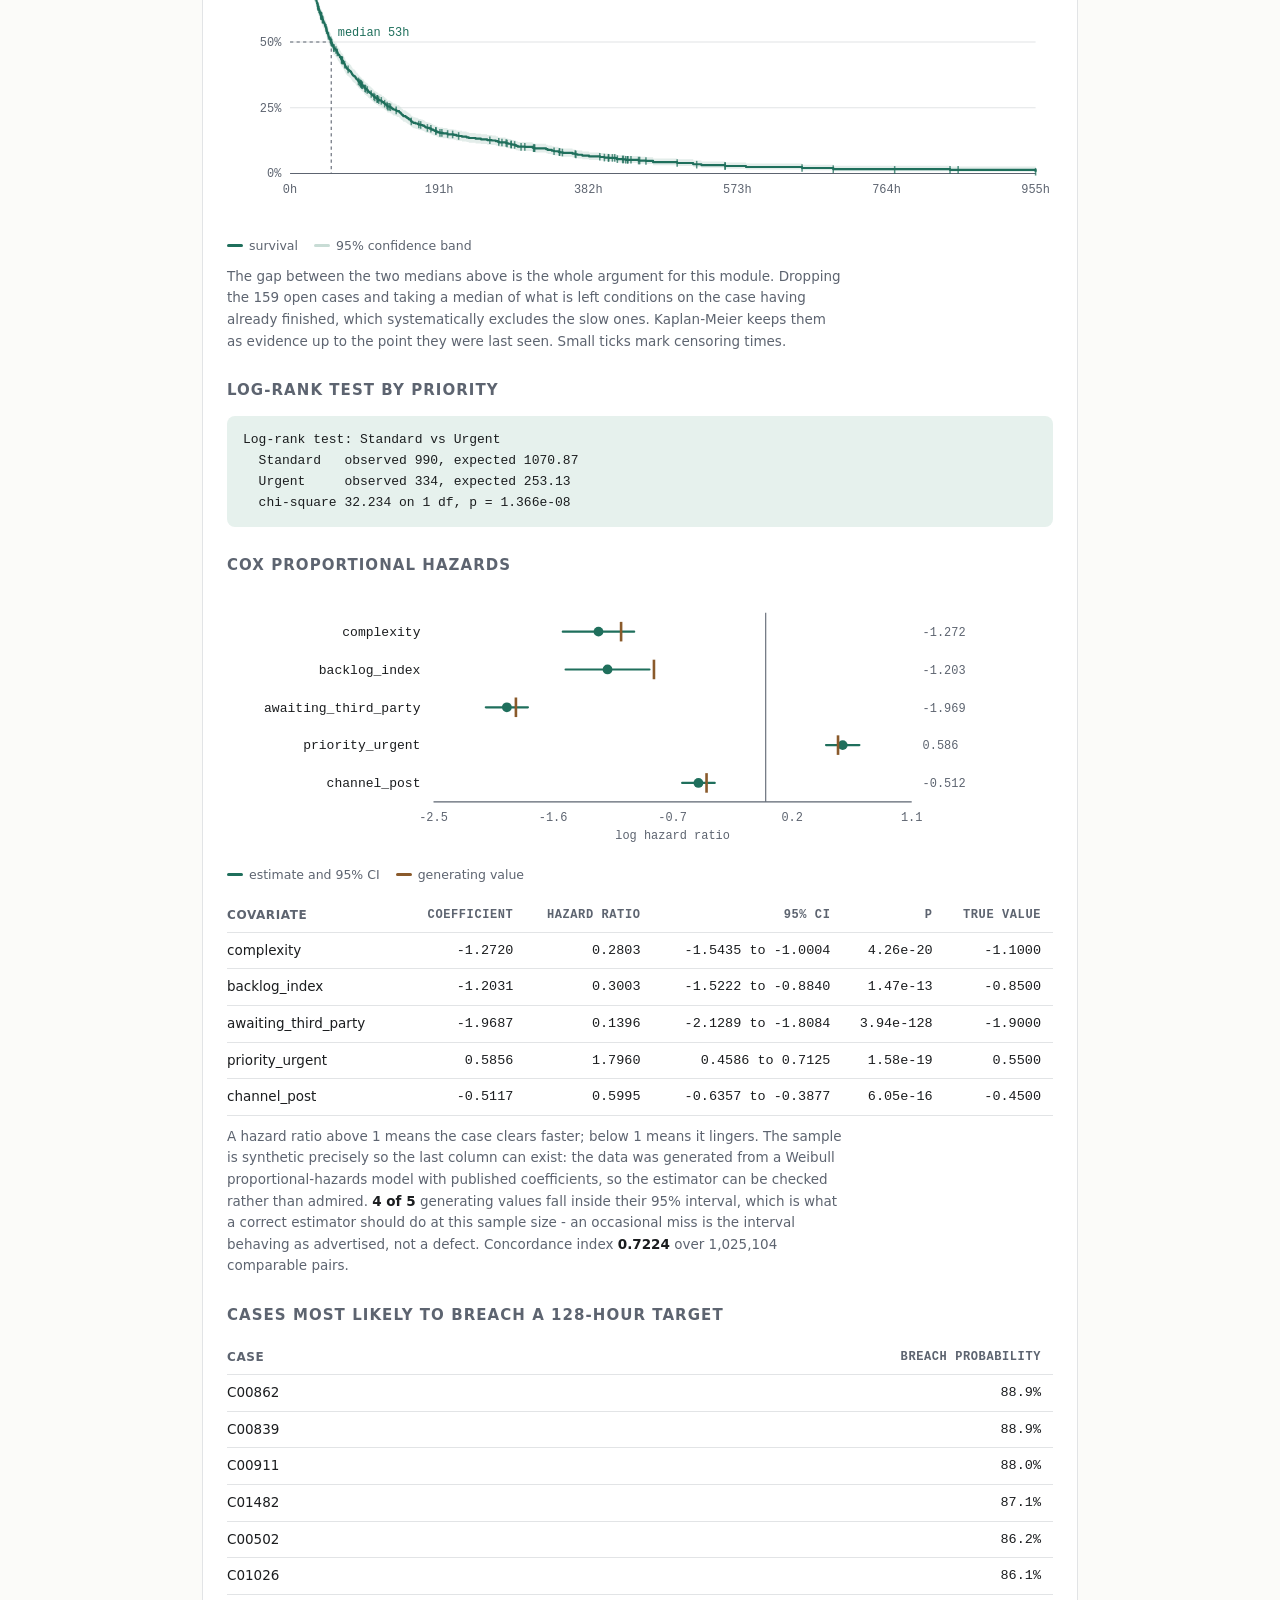
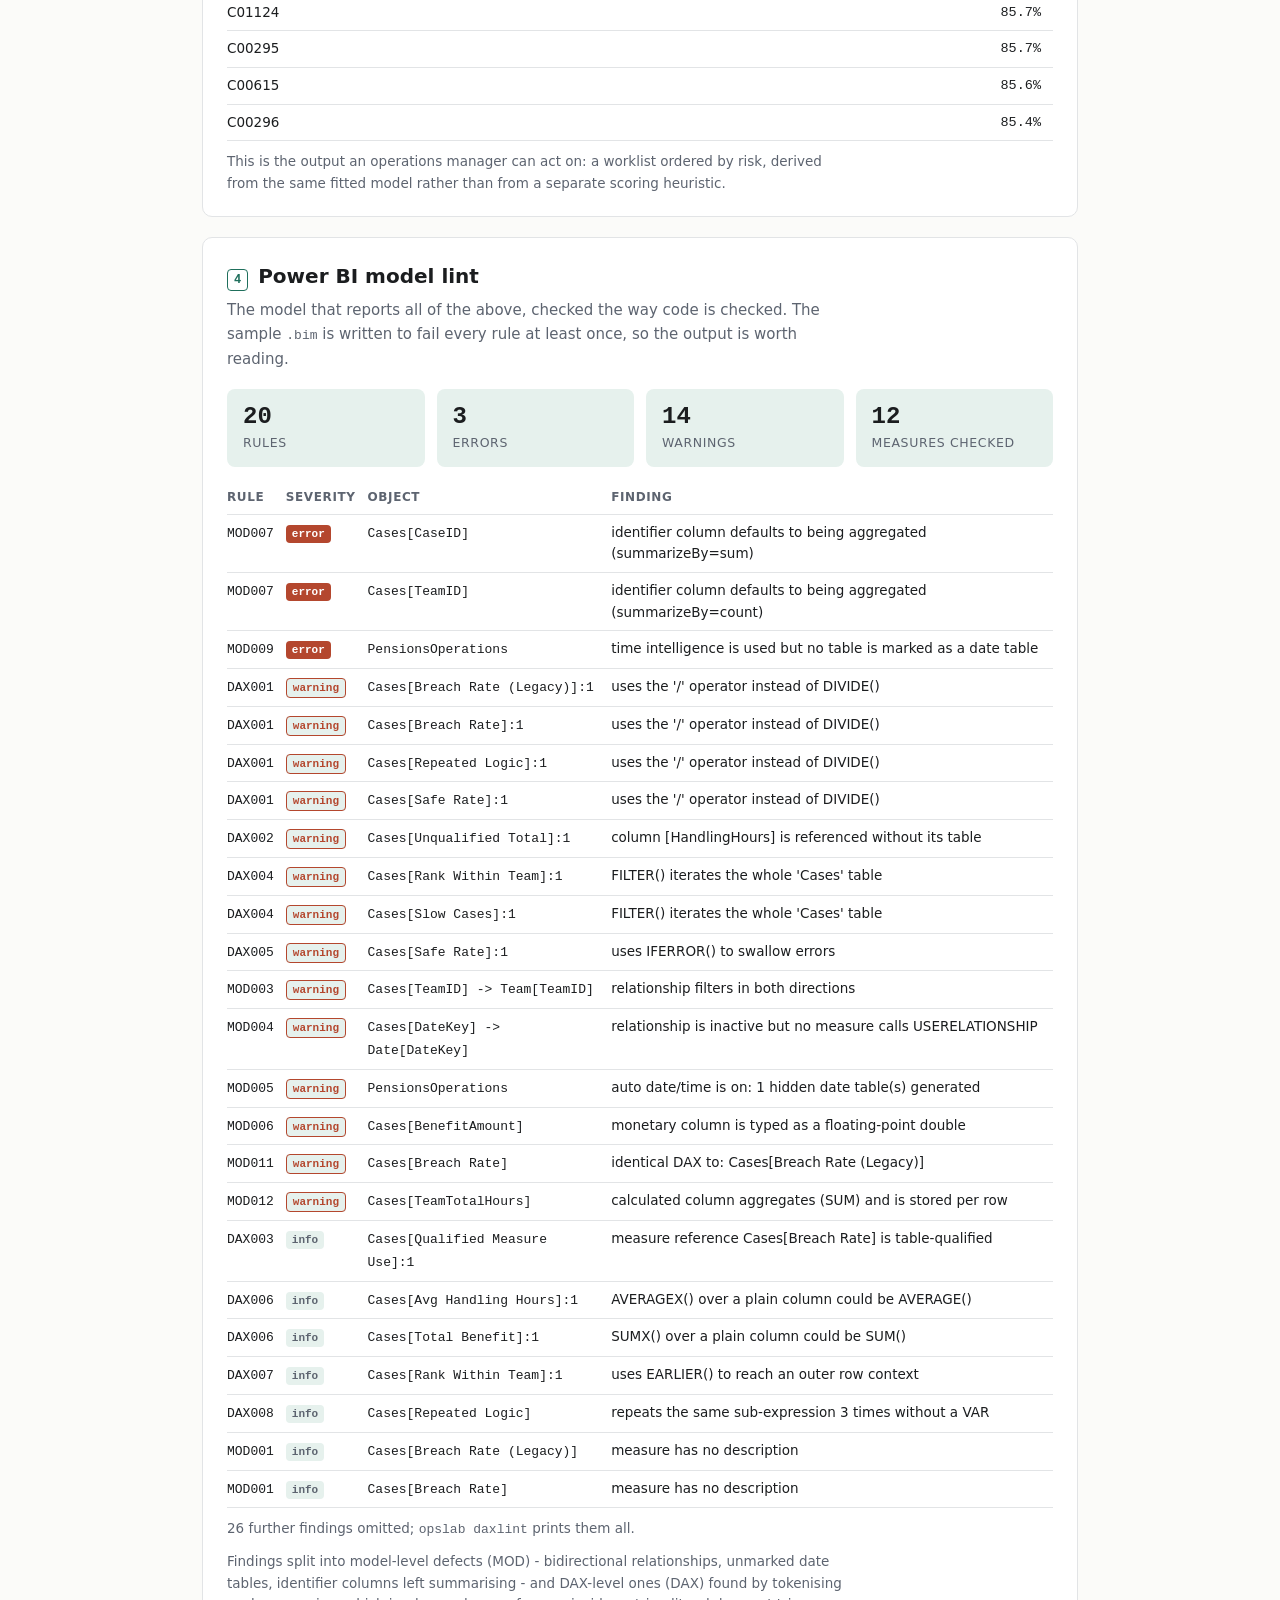
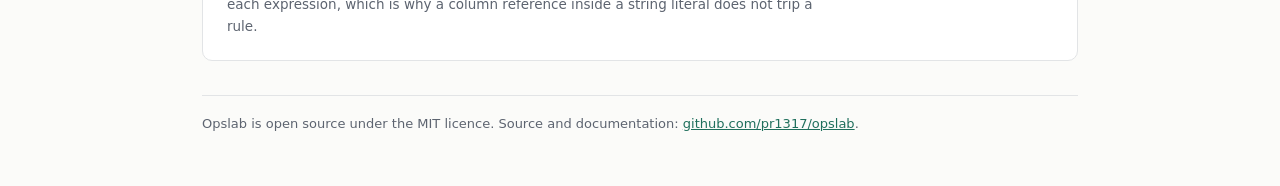
<file: demos/opslab/report.html>
<!doctype html>
<html lang="en">
<head>
<meta charset="utf-8">
<meta name="viewport" content="width=device-width,initial-scale=1">
<title>Opslab &mdash; sample operations report</title>
<style>
:root{color-scheme:light dark;--bg:#fbfbf9;--panel:#fff;--ink:#1b1d1f;--muted:#5d6470;
--line:#e2e4e6;--accent:#1f6f5c;--accent-soft:#e6f1ed;--warn:#b4472e;--band:#c8dcd5;
--truth:#8a5a2b;--mono:ui-monospace,SFMono-Regular,"SF Mono",Menlo,Consolas,monospace}
@media (prefers-color-scheme:dark){:root{--bg:#141618;--panel:#1c1f22;--ink:#e8eaec;
--muted:#9aa3ae;--line:#2c3136;--accent:#5bbf9f;--accent-soft:#1d2c28;--warn:#e2795b;
--band:#2f4a43;--truth:#c9975c}}
*{box-sizing:border-box}
body{margin:0;background:var(--bg);color:var(--ink);
font:15px/1.6 ui-sans-serif,system-ui,-apple-system,"Segoe UI",Roboto,Helvetica,Arial,sans-serif}
.wrap{max-width:920px;margin:0 auto;padding:40px 22px 90px}
header{border-bottom:2px solid var(--ink);padding-bottom:22px;margin-bottom:8px}
h1{font-size:30px;line-height:1.2;margin:0 0 8px}
h2{font-size:20px;margin:0 0 6px;display:flex;align-items:baseline;gap:10px}
h3{font-size:15px;margin:26px 0 6px;color:var(--muted);
text-transform:uppercase;letter-spacing:.07em}
.num-badge{font:600 12px/1 var(--mono);color:var(--accent);border:1px solid var(--accent);
border-radius:4px;padding:4px 6px;flex:none}
.sub{color:var(--muted);margin:0}
section{background:var(--panel);border:1px solid var(--line);border-radius:10px;
padding:22px 24px;margin:20px 0}
.lede{color:var(--muted);margin:0 0 18px;max-width:66ch}
.note{color:var(--muted);font-size:13.5px;margin:10px 0 0;max-width:72ch}
.note b,.note strong{color:var(--ink)}
.tiles{display:grid;grid-template-columns:repeat(auto-fit,minmax(150px,1fr));gap:12px;margin:0 0 6px}
.tile{background:var(--accent-soft);border-radius:8px;padding:14px 16px;display:flex;flex-direction:column;gap:2px}
.tile-value{font:600 24px/1.15 var(--mono);color:var(--ink)}
.tile-label{font-size:12.5px;color:var(--muted);text-transform:uppercase;letter-spacing:.05em}
.tile-note{font-size:12.5px;color:var(--muted);margin-top:4px}
.scroll{overflow-x:auto;margin:14px 0 0}
table{border-collapse:collapse;width:100%;font-size:13.5px}
th,td{text-align:left;padding:7px 12px 7px 0;border-bottom:1px solid var(--line);vertical-align:top}
th{font-weight:600;color:var(--muted);font-size:12px;text-transform:uppercase;letter-spacing:.05em}
td.num,th.num{text-align:right;font-family:var(--mono);white-space:nowrap}
code,pre{font-family:var(--mono);font-size:13px}
pre{background:var(--accent-soft);padding:14px 16px;border-radius:8px;overflow-x:auto;margin:14px 0 0}
.sev{font:600 11px/1 var(--mono);padding:3px 6px;border-radius:4px;background:var(--accent-soft);color:var(--muted)}
.sev.error{background:var(--warn);color:#fff}
.sev.warning{border:1px solid var(--warn);color:var(--warn)}
.axis{stroke:var(--muted);stroke-width:1}
.grid{stroke:var(--line);stroke-width:1}
.tick{fill:var(--muted);font:11px var(--mono)}
.tick.anno{fill:var(--accent)}
.row-label{fill:var(--ink);font:12px var(--mono)}
.row-value{fill:var(--muted);font:11px var(--mono)}
.limit{fill:none;stroke:var(--warn);stroke-width:1.2;stroke-dasharray:5 4}
.center{fill:none;stroke:var(--muted);stroke-width:1;stroke-dasharray:2 3}
.series{fill:none;stroke:var(--accent);stroke-width:2;stroke-linejoin:round}
.pt{fill:var(--accent)}
.pt.sig{fill:var(--warn)}
.band{fill:var(--band);opacity:.5}
.censor{stroke:var(--accent);stroke-width:1.4;opacity:.75}
.ref{stroke:var(--muted);stroke-width:1;stroke-dasharray:3 3}
.zero{stroke:var(--muted);stroke-width:1}
.whisker{stroke:var(--accent);stroke-width:2;stroke-linecap:round}
.truth{stroke:var(--truth);stroke-width:2.4}
.legend{display:flex;flex-wrap:wrap;gap:16px;font-size:12.5px;color:var(--muted);margin:12px 0 0}
.legend span{display:flex;align-items:center;gap:6px}
.swatch{width:16px;height:3px;border-radius:2px;display:inline-block}
footer{color:var(--muted);font-size:13px;margin-top:34px;border-top:1px solid var(--line);padding-top:18px}
a{color:var(--accent)}
.map{--map-node:var(--accent-soft);--map-stroke:var(--line);--map-ink:var(--ink);
--map-muted:var(--muted);--map-edge:var(--muted);--map-rework:var(--warn);
--map-start:var(--accent);--map-end:var(--warn);--map-bg:var(--panel)}
details{margin:14px 0 0}
summary{cursor:pointer;color:var(--muted);font-size:13.5px}
.toc{display:flex;flex-wrap:wrap;gap:8px 18px;margin:16px 0 0;font-size:13.5px}
</style>
</head>
<body>
<div class="wrap">
<header>
<h1>An operation, analysed four ways</h1>
<p class="sub">Generated by <code>opslab try</code> (version 0.1.0) on 29 August 2026. The data is the sample shipped with the package: a synthetic life-and-pensions back office, six months of it, with a backlog surge deliberately injected part way through. Every chart on this page was drawn from a model fitted in the standard library alone &mdash; no numpy, scipy, pandas or lifelines.</p>
<p class="toc"><a href="#mining">1. Process mining</a><a href="#spc">2. Statistical process control</a><a href="#sla">3. SLA survival analysis</a><a href="#daxlint">4. Power BI model lint</a></p>
</header>
<div class="tiles"><div class="tile"><span class="tile-value">1,483</span><span class="tile-label">cases</span></div><div class="tile"><span class="tile-value">11,460</span><span class="tile-label">events</span></div><div class="tile"><span class="tile-value">10.7%</span><span class="tile-label">still open</span></div><div class="tile"><span class="tile-value">36.9%</span><span class="tile-label">breached</span><span class="tile-note">of resolved cases</span></div></div>
<section id="mining"><h2><span class="num-badge">1</span>Process mining</h2><p class="lede">What the process does, reconstructed from timestamps rather than from a procedure document.</p><div class="tiles"><div class="tile"><span class="tile-value">20</span><span class="tile-label">activities</span></div><div class="tile"><span class="tile-value">36</span><span class="tile-label">transitions</span></div><div class="tile"><span class="tile-value">85</span><span class="tile-label">distinct paths</span></div><div class="tile"><span class="tile-value">61.5%</span><span class="tile-label">cases on the top 6</span></div></div><h3>Discovered map</h3><p class="note">The process as the log actually ran it, not as it was designed. Node outlines mark where cases start (green) and finish (red); dashed red edges are the ones that point backwards, which in a case-management process is exactly the rework. Transitions seen fewer than 5 times are hidden so the common flow stays readable. Hover any edge for its counts.</p><div class="scroll map"><svg xmlns="http://www.w3.org/2000/svg" viewBox="0 0 860 1396" width="860" height="1396" role="img" aria-label="Discovered process map"><defs><marker id="arrow" viewBox="0 0 10 10" refX="9" refY="5" markerWidth="7" markerHeight="7" orient="auto-start-reverse"><path d="M0,0 L10,5 L0,10 z" fill="var(--map-edge,#4a5568)"/></marker><marker id="arrow-back" viewBox="0 0 10 10" refX="9" refY="5" markerWidth="7" markerHeight="7" orient="auto-start-reverse"><path d="M0,0 L10,5 L0,10 z" fill="var(--map-rework,#b4472e)"/></marker></defs><style>.mp-node{fill:var(--map-node,#eef3f1);stroke:var(--map-stroke,#c3d2cd);stroke-width:1}.mp-node.start{stroke:var(--map-start,#2e7d5b);stroke-width:2}.mp-node.end{stroke:var(--map-end,#b4472e);stroke-width:2}.mp-name{fill:var(--map-ink,#1b1d1f);font:600 11px ui-sans-serif,system-ui,sans-serif}.mp-meta{fill:var(--map-muted,#6a7480);font:10px ui-monospace,SFMono-Regular,Menlo,monospace}.mp-edge{fill:none;stroke:var(--map-edge,#4a5568);marker-end:url(#arrow)}.mp-edge.rework{stroke:var(--map-rework,#b4472e);stroke-dasharray:5 4;marker-end:url(#arrow-back)}.mp-label{fill:var(--map-muted,#6a7480);font:9.5px ui-monospace,SFMono-Regular,Menlo,monospace;stroke:var(--map-bg,#fbfbf9);stroke-width:3.5;paint-order:stroke;stroke-linejoin:round}</style><path class="mp-edge" d="M358.0,192.0 C358.0,226.0 358.0,226.0 358.0,260.0" stroke-width="1.37"><title>Acknowledge Complaint to Investigate: 144 times, 34.9h mean</title></path><path class="mp-edge" d="M358.0,1018.0 C358.0,1052.0 456.0,1052.0 456.0,1086.0" stroke-width="1.70"><title>Apply Adjustment to Peer Check: 271 times, 9.2h mean</title></path><path class="mp-edge" d="M456.0,546.0 C534.0,757.0 632.0,757.0 554.0,968.0" stroke-width="1.16"><title>Await Customer to Calculate Benefit: 63 times, 33.5h mean</title></path><path class="mp-edge" d="M456.0,546.0 C456.0,580.0 358.0,580.0 358.0,614.0" stroke-width="1.12"><title>Await Customer to Draft Response: 46 times, 21.0h mean</title></path><path class="mp-edge" d="M456.0,546.0 C456.0,580.0 554.0,580.0 554.0,614.0" stroke-width="1.47"><title>Await Customer to Index Documents: 185 times, 18.5h mean</title></path><path class="mp-edge rework" d="M370.0,521.0 C47.4,521.0 47.4,403.0 370.0,403.0" stroke-width="1.37"><title>Await Customer to Request Information: 144 times, 20.6h mean</title></path><path class="mp-edge" d="M554.0,1018.0 C554.0,1052.0 456.0,1052.0 456.0,1086.0" stroke-width="3.40"><title>Calculate Benefit to Peer Check: 935 times, 7.8h mean</title></path><path class="mp-edge" d="M358.0,664.0 C436.0,875.0 534.0,875.0 456.0,1086.0" stroke-width="1.35"><title>Draft Response to Peer Check: 137 times, 11.3h mean</title></path><path class="mp-edge" d="M456.0,900.0 C456.0,934.0 358.0,934.0 358.0,968.0" stroke-width="1.07"><title>Escalate to Technical to Apply Adjustment: 28 times, 27.5h mean</title></path><path class="mp-edge" d="M456.0,900.0 C456.0,934.0 554.0,934.0 554.0,968.0" stroke-width="1.11"><title>Escalate to Technical to Calculate Benefit: 42 times, 35.2h mean</title></path><path class="mp-edge" d="M554.0,664.0 C606.0,816.0 606.0,816.0 554.0,968.0" stroke-width="2.21"><title>Index Documents to Calculate Benefit: 473 times, 22.1h mean</title></path><path class="mp-edge" d="M554.0,664.0 C554.0,698.0 554.0,698.0 554.0,732.0" stroke-width="1.51"><title>Index Documents to Verify Documents: 197 times, 25.1h mean</title></path><path class="mp-edge" d="M554.0,664.0 C554.0,698.0 358.0,698.0 358.0,732.0" stroke-width="1.75"><title>Index Documents to Verify Receiving Scheme: 292 times, 18.8h mean</title></path><path class="mp-edge" d="M358.0,310.0 C410.0,462.0 410.0,462.0 358.0,614.0" stroke-width="1.24"><title>Investigate to Draft Response: 93 times, 5.9h mean</title></path><path class="mp-edge" d="M358.0,310.0 C358.0,344.0 456.0,344.0 456.0,378.0" stroke-width="1.13"><title>Investigate to Request Information: 50 times, 21.7h mean</title></path><path class="mp-edge" d="M162.0,1254.0 C162.0,1288.0 456.0,1288.0 456.0,1322.0" stroke-width="2.19"><title>Issue Quote to Close Case: 463 times, 1.8h mean</title></path><path class="mp-edge" d="M358.0,1254.0 C358.0,1288.0 456.0,1288.0 456.0,1322.0" stroke-width="1.34"><title>Issue Response to Close Case: 134 times, 1.8h mean</title></path><path class="mp-edge" d="M456.0,1136.0 C482.0,1229.0 482.0,1229.0 456.0,1322.0" stroke-width="1.69"><title>Peer Check to Close Case: 269 times, 1.7h mean</title></path><path class="mp-edge" d="M456.0,1136.0 C456.0,1170.0 162.0,1170.0 162.0,1204.0" stroke-width="2.19"><title>Peer Check to Issue Quote: 463 times, 8.7h mean</title></path><path class="mp-edge" d="M456.0,1136.0 C456.0,1170.0 358.0,1170.0 358.0,1204.0" stroke-width="1.35"><title>Peer Check to Issue Response: 135 times, 9.8h mean</title></path><path class="mp-edge" d="M456.0,1136.0 C456.0,1170.0 554.0,1170.0 554.0,1204.0" stroke-width="2.18"><title>Peer Check to Release Payment: 458 times, 10.1h mean</title></path><path class="mp-edge" d="M456.0,1136.0 C456.0,1170.0 750.0,1170.0 750.0,1204.0" stroke-width="1.66"><title>Peer Check to Rework Calculation: 259 times, 7.0h mean</title></path><path class="mp-edge" d="M456.0,74.0 C456.0,108.0 358.0,108.0 358.0,142.0" stroke-width="1.38"><title>Receive Request to Acknowledge Complaint: 148 times, 10.5h mean</title></path><path class="mp-edge" d="M456.0,74.0 C456.0,108.0 554.0,108.0 554.0,142.0" stroke-width="4.40"><title>Receive Request to Validate Details: 1325 times, 11.0h mean</title></path><path class="mp-edge" d="M554.0,310.0 C657.2,639.0 461.2,639.0 358.0,968.0" stroke-width="1.64"><title>Reconcile Contributions to Apply Adjustment: 249 times, 7.2h mean</title></path><path class="mp-edge" d="M554.0,310.0 C657.2,580.0 559.2,580.0 456.0,850.0" stroke-width="1.08"><title>Reconcile Contributions to Escalate to Technical: 31 times, 29.0h mean</title></path><path class="mp-edge" d="M554.0,1254.0 C554.0,1288.0 456.0,1288.0 456.0,1322.0" stroke-width="2.18"><title>Release Payment to Close Case: 458 times, 1.6h mean</title></path><path class="mp-edge" d="M456.0,428.0 C456.0,462.0 456.0,462.0 456.0,496.0" stroke-width="2.15"><title>Request Information to Await Customer: 449 times, 19.8h mean</title></path><path class="mp-edge rework" d="M664.0,1229.0 C47.4,1229.0 47.4,1111.0 370.0,1111.0" stroke-width="1.66"><title>Rework Calculation to Peer Check: 256 times, 6.2h mean</title></path><path class="mp-edge" d="M554.0,192.0 C632.0,403.0 632.0,403.0 554.0,614.0" stroke-width="3.09"><title>Validate Details to Index Documents: 813 times, 8.1h mean</title></path><path class="mp-edge" d="M554.0,192.0 C554.0,226.0 554.0,226.0 554.0,260.0" stroke-width="1.72"><title>Validate Details to Reconcile Contributions: 282 times, 26.8h mean</title></path><path class="mp-edge" d="M554.0,192.0 C580.0,285.0 482.0,285.0 456.0,378.0" stroke-width="1.52"><title>Validate Details to Request Information: 204 times, 20.6h mean</title></path><path class="mp-edge" d="M554.0,782.0 C580.0,875.0 580.0,875.0 554.0,968.0" stroke-width="1.32"><title>Verify Documents to Calculate Benefit: 124 times, 8.7h mean</title></path><path class="mp-edge rework" d="M468.0,757.0 C47.4,757.0 47.4,403.0 370.0,403.0" stroke-width="1.17"><title>Verify Documents to Request Information: 68 times, 19.8h mean</title></path><path class="mp-edge" d="M358.0,782.0 C384.0,875.0 580.0,875.0 554.0,968.0" stroke-width="1.62"><title>Verify Receiving Scheme to Calculate Benefit: 242 times, 16.0h mean</title></path><path class="mp-edge" d="M358.0,782.0 C358.0,816.0 456.0,816.0 456.0,850.0" stroke-width="1.12"><title>Verify Receiving Scheme to Escalate to Technical: 47 times, 19.9h mean</title></path><rect class="mp-node" x="272.0" y="142.0" width="172.0" height="50.0" rx="7"/><text class="mp-name" x="358.0" y="159.0" text-anchor="middle">Acknowledge Complaint</text><text class="mp-meta" x="358.0" y="184.0" text-anchor="middle">148 cases</text><rect class="mp-node" x="272.0" y="968.0" width="172.0" height="50.0" rx="7"/><text class="mp-name" x="358.0" y="985.0" text-anchor="middle">Apply Adjustment</text><text class="mp-meta" x="358.0" y="1010.0" text-anchor="middle">277 cases</text><rect class="mp-node" x="370.0" y="496.0" width="172.0" height="50.0" rx="7"/><text class="mp-name" x="456.0" y="513.0" text-anchor="middle">Await Customer</text><text class="mp-meta" x="456.0" y="538.0" text-anchor="middle">311 cases</text><rect class="mp-node" x="468.0" y="968.0" width="172.0" height="50.0" rx="7"/><text class="mp-name" x="554.0" y="985.0" text-anchor="middle">Calculate Benefit</text><text class="mp-meta" x="554.0" y="1010.0" text-anchor="middle">944 cases</text><rect class="mp-node end" x="370.0" y="1322.0" width="172.0" height="50.0" rx="7"/><text class="mp-name" x="456.0" y="1339.0" text-anchor="middle">Close Case</text><text class="mp-meta" x="456.0" y="1364.0" text-anchor="middle">1324 cases</text><rect class="mp-node" x="272.0" y="614.0" width="172.0" height="50.0" rx="7"/><text class="mp-name" x="358.0" y="631.0" text-anchor="middle">Draft Response</text><text class="mp-meta" x="358.0" y="656.0" text-anchor="middle">139 cases</text><rect class="mp-node" x="370.0" y="850.0" width="172.0" height="50.0" rx="7"/><text class="mp-name" x="456.0" y="867.0" text-anchor="middle">Escalate to Technical</text><text class="mp-meta" x="456.0" y="892.0" text-anchor="middle">78 cases</text><rect class="mp-node" x="468.0" y="614.0" width="172.0" height="50.0" rx="7"/><text class="mp-name" x="554.0" y="631.0" text-anchor="middle">Index Documents</text><text class="mp-meta" x="554.0" y="656.0" text-anchor="middle">998 cases</text><rect class="mp-node" x="272.0" y="260.0" width="172.0" height="50.0" rx="7"/><text class="mp-name" x="358.0" y="277.0" text-anchor="middle">Investigate</text><text class="mp-meta" x="358.0" y="302.0" text-anchor="middle">144 cases</text><rect class="mp-node" x="76.0" y="1204.0" width="172.0" height="50.0" rx="7"/><text class="mp-name" x="162.0" y="1221.0" text-anchor="middle">Issue Quote</text><text class="mp-meta" x="162.0" y="1246.0" text-anchor="middle">463 cases</text><rect class="mp-node" x="272.0" y="1204.0" width="172.0" height="50.0" rx="7"/><text class="mp-name" x="358.0" y="1221.0" text-anchor="middle">Issue Response</text><text class="mp-meta" x="358.0" y="1246.0" text-anchor="middle">135 cases</text><rect class="mp-node" x="370.0" y="1086.0" width="172.0" height="50.0" rx="7"/><text class="mp-name" x="456.0" y="1103.0" text-anchor="middle">Peer Check</text><text class="mp-meta" x="456.0" y="1128.0" text-anchor="middle">1343 cases</text><rect class="mp-node start" x="370.0" y="24.0" width="172.0" height="50.0" rx="7"/><text class="mp-name" x="456.0" y="41.0" text-anchor="middle">Receive Request</text><text class="mp-meta" x="456.0" y="66.0" text-anchor="middle">1483 cases</text><rect class="mp-node" x="468.0" y="260.0" width="172.0" height="50.0" rx="7"/><text class="mp-name" x="554.0" y="277.0" text-anchor="middle">Reconcile</text><text class="mp-name" x="554.0" y="290.0" text-anchor="middle">Contributions</text><text class="mp-meta" x="554.0" y="302.0" text-anchor="middle">282 cases</text><rect class="mp-node" x="468.0" y="1204.0" width="172.0" height="50.0" rx="7"/><text class="mp-name" x="554.0" y="1221.0" text-anchor="middle">Release Payment</text><text class="mp-meta" x="554.0" y="1246.0" text-anchor="middle">458 cases</text><rect class="mp-node" x="370.0" y="378.0" width="172.0" height="50.0" rx="7"/><text class="mp-name" x="456.0" y="395.0" text-anchor="middle">Request Information</text><text class="mp-meta" x="456.0" y="420.0" text-anchor="middle">322 cases</text><rect class="mp-node" x="664.0" y="1204.0" width="172.0" height="50.0" rx="7"/><text class="mp-name" x="750.0" y="1221.0" text-anchor="middle">Rework Calculation</text><text class="mp-meta" x="750.0" y="1246.0" text-anchor="middle">184 cases</text><rect class="mp-node" x="468.0" y="142.0" width="172.0" height="50.0" rx="7"/><text class="mp-name" x="554.0" y="159.0" text-anchor="middle">Validate Details</text><text class="mp-meta" x="554.0" y="184.0" text-anchor="middle">1325 cases</text><rect class="mp-node" x="468.0" y="732.0" width="172.0" height="50.0" rx="7"/><text class="mp-name" x="554.0" y="749.0" text-anchor="middle">Verify Documents</text><text class="mp-meta" x="554.0" y="774.0" text-anchor="middle">197 cases</text><rect class="mp-node" x="272.0" y="732.0" width="172.0" height="50.0" rx="7"/><text class="mp-name" x="358.0" y="749.0" text-anchor="middle">Verify Receiving</text><text class="mp-name" x="358.0" y="762.0" text-anchor="middle">Scheme</text><text class="mp-meta" x="358.0" y="774.0" text-anchor="middle">292 cases</text><text class="mp-label" x="505.0" y="1055.5" text-anchor="middle">935 / 7.8h</text><text class="mp-label" x="593.0" y="819.5" text-anchor="middle">473 / 22.1h</text><text class="mp-label" x="309.0" y="1291.5" text-anchor="middle">463 / 1.8h</text><text class="mp-label" x="309.0" y="1173.5" text-anchor="middle">463 / 8.7h</text><text class="mp-label" x="505.0" y="1173.5" text-anchor="middle">458 / 10.1h</text><text class="mp-label" x="505.0" y="111.5" text-anchor="middle">1325 / 11.0h</text><text class="mp-label" x="505.0" y="1291.5" text-anchor="middle">458 / 1.6h</text><text class="mp-label" x="612.5" y="406.5" text-anchor="middle">813 / 8.1h</text></svg></div><details><summary>The same map as Mermaid source</summary><pre>flowchart TD
    n0[&quot;Acknowledge Complaint&lt;br/&gt;148 (148 cases)&quot;]
    n1[&quot;Apply Adjustment&lt;br/&gt;277 (277 cases)&quot;]
    n2[&quot;Await Customer&lt;br/&gt;449 (311 cases)&quot;]
    n3[&quot;Calculate Benefit&lt;br/&gt;944 (944 cases)&quot;]
    n4[&quot;Close Case&lt;br/&gt;1324 (1324 cases)&quot;]
    n5[&quot;Draft Response&lt;br/&gt;139 (139 cases)&quot;]
    n6[&quot;Escalate to Technical&lt;br/&gt;78 (78 cases)&quot;]
    n7[&quot;Index Documents&lt;br/&gt;998 (998 cases)&quot;]
    n8[&quot;Investigate&lt;br/&gt;144 (144 cases)&quot;]
    n9[&quot;Issue Quote&lt;br/&gt;463 (463 cases)&quot;]
    n10[&quot;Issue Response&lt;br/&gt;135 (135 cases)&quot;]
    n11[&quot;Peer Check&lt;br/&gt;1599 (1343 cases)&quot;]
    n12[&quot;Receive Request&lt;br/&gt;1483 (1483 cases)&quot;]
    n13[&quot;Reconcile Contributions&lt;br/&gt;282 (282 cases)&quot;]
    n14[&quot;Release Payment&lt;br/&gt;458 (458 cases)&quot;]
    n15[&quot;Request Information&lt;br/&gt;466 (322 cases)&quot;]
    n16[&quot;Rework Calculation&lt;br/&gt;259 (184 cases)&quot;]
    n17[&quot;Validate Details&lt;br/&gt;1325 (1325 cases)&quot;]
    n18[&quot;Verify Documents&lt;br/&gt;197 (197 cases)&quot;]
    n19[&quot;Verify Receiving Scheme&lt;br/&gt;292 (292 cases)&quot;]
    n0 --&gt;|144 / 34.9h| n8
    n1 --&gt;|271 / 9.2h| n11
    n2 --&gt;|63 / 33.5h| n3
    n2 --&gt;|46 / 21.0h| n5
    n2 --&gt;|185 / 18.5h| n7
    n2 --&gt;|144 / 20.6h| n15
    n3 --&gt;|935 / 7.8h| n11
    n5 --&gt;|137 / 11.3h| n11
    n6 --&gt;|28 / 27.5h| n1
    n6 --&gt;|42 / 35.2h| n3
    n7 --&gt;|473 / 22.1h| n3
    n7 --&gt;|197 / 25.1h| n18
    n7 --&gt;|292 / 18.8h| n19
    n8 --&gt;|93 / 5.9h| n5
    n8 --&gt;|50 / 21.7h| n15
    n9 --&gt;|463 / 1.8h| n4
    n10 --&gt;|134 / 1.8h| n4
    n11 --&gt;|269 / 1.7h| n4
    n11 --&gt;|463 / 8.7h| n9
    n11 --&gt;|135 / 9.8h| n10
    n11 --&gt;|458 / 10.1h| n14
    n11 --&gt;|259 / 7.0h| n16
    n12 --&gt;|148 / 10.5h| n0
    n12 --&gt;|1325 / 11.0h| n17
    n13 --&gt;|249 / 7.2h| n1
    n13 --&gt;|31 / 29.0h| n6
    n14 --&gt;|458 / 1.6h| n4
    n15 --&gt;|449 / 19.8h| n2
    n16 --&gt;|256 / 6.2h| n11
    n17 --&gt;|813 / 8.1h| n7
    n17 --&gt;|282 / 26.8h| n13
    n17 --&gt;|204 / 20.6h| n15
    n18 --&gt;|124 / 8.7h| n3
    n18 --&gt;|68 / 19.8h| n15
    n19 --&gt;|242 / 16.0h| n3
    n19 --&gt;|47 / 19.9h| n6</pre></details><h3>Most common paths</h3><div class="scroll"><table><thead><tr><th class="num">cases</th><th class="num">share</th><th>path</th></tr></thead><tbody><tr><td class="num">316</td><td class="num">21.3%</td><td><code>Receive Request &rarr; Validate Details &rarr; Index Documents &rarr; Calculate Benefit &rarr; Peer Check &rarr; Issue Quote &rarr; Close Case</code></td></tr><tr><td class="num">203</td><td class="num">13.7%</td><td><code>Receive Request &rarr; Validate Details &rarr; Reconcile Contributions &rarr; Apply Adjustment &rarr; Peer Check &rarr; Close Case</code></td></tr><tr><td class="num">149</td><td class="num">10.0%</td><td><code>Receive Request &rarr; Validate Details &rarr; Index Documents &rarr; Verify Receiving Scheme &rarr; Calculate Benefit &rarr; Peer Check &rarr; Release Payment &rarr; Close Case</code></td></tr><tr><td class="num">103</td><td class="num">6.9%</td><td><code>Receive Request &rarr; Validate Details &rarr; Index Documents &rarr; Verify Documents &rarr; Calculate Benefit &rarr; Peer Check &rarr; Release Payment &rarr; Close Case</code></td></tr><tr><td class="num">93</td><td class="num">6.3%</td><td><code>Receive Request &rarr; Acknowledge Complaint &rarr; Investigate &rarr; Draft Response &rarr; Peer Check &rarr; Issue Response &rarr; Close Case</code></td></tr><tr><td class="num">48</td><td class="num">3.2%</td><td><code>Receive Request &rarr; Validate Details &rarr; Request Information &rarr; Await Customer &rarr; Index Documents &rarr; Calculate Benefit &rarr; Peer Check &rarr; Issue Quote &rarr; Close Case</code></td></tr></tbody></table></div><h3>Where the time goes</h3><p class="note">Ranked by <b>total</b> working hours, not mean. A transition that is slow but rare costs the operation less than one that is mildly slow and happens to every case.</p><div class="scroll"><table><thead><tr><th>from</th><th>to</th><th class="num">total hours</th><th class="num">mean hours</th><th class="num">n</th></tr></thead><tbody><tr><td>Receive Request</td><td>Validate Details</td><td class="num">14551</td><td class="num">11.0</td><td class="num">1325</td></tr><tr><td>Index Documents</td><td>Calculate Benefit</td><td class="num">10455</td><td class="num">22.1</td><td class="num">473</td></tr><tr><td>Request Information</td><td>Await Customer</td><td class="num">8908</td><td class="num">19.8</td><td class="num">449</td></tr><tr><td>Validate Details</td><td>Reconcile Contributions</td><td class="num">7562</td><td class="num">26.8</td><td class="num">282</td></tr><tr><td>Calculate Benefit</td><td>Peer Check</td><td class="num">7290</td><td class="num">7.8</td><td class="num">935</td></tr><tr><td>Validate Details</td><td>Index Documents</td><td class="num">6596</td><td class="num">8.1</td><td class="num">813</td></tr></tbody></table></div><h3>Rework</h3><div class="scroll"><table><thead><tr><th>activity</th><th class="num">repeated in</th><th class="num">first-time-right</th></tr></thead><tbody><tr><td>Request Information</td><td class="num">44.7%</td><td class="num">55.3%</td></tr><tr><td>Await Customer</td><td class="num">44.4%</td><td class="num">55.6%</td></tr><tr><td>Rework Calculation</td><td class="num">40.8%</td><td class="num">59.2%</td></tr><tr><td>Peer Check</td><td class="num">13.7%</td><td class="num">86.3%</td></tr></tbody></table></div><h3>Conformance against declared controls</h3><p class="note">90.96% of 1483 cases satisfied every rule. These are declarative checks - "a peer check must precede release", "nobody may check their own work" - rather than a Petri net, because that is the form operational controls are actually written in.</p><div class="scroll"><table><thead><tr><th>rule</th><th class="num">violations</th><th class="num">cases affected</th></tr></thead><tbody><tr><td>MAX_OCCURRENCES</td><td class="num">75</td><td class="num">75</td></tr><tr><td>FOUR_EYES</td><td class="num">72</td><td class="num">71</td></tr></tbody></table></div></section>
<section id="spc"><h2><span class="num-badge">2</span>Statistical process control</h2><p class="lede">Whether this week's number is a change or just noise. Weeks are bucketed by the date a case <b>completed</b>, not the date it arrived: bucketing by arrival puts finished and unfinished work in the same point and hides a growing backlog.</p><div class="tiles"><div class="tile"><span class="tile-value">36.9%</span><span class="tile-label">mean breach rate</span><span class="tile-note">centre line</span></div><div class="tile"><span class="tile-value">22</span><span class="tile-label">special-cause signals</span></div><div class="tile"><span class="tile-value">2026-W02</span><span class="tile-label">earliest signal</span><span class="tile-note">week the process changed</span></div></div><h3>Weekly SLA breach rate (p-chart)</h3><div class="scroll"><svg viewBox="0 0 760 280" width="100%" preserveAspectRatio="xMidYMid meet" role="img" aria-label="Weekly SLA breach rate" style="min-width:520px"><line class="grid" x1="58.00" y1="240.00" x2="744.00" y2="240.00"/><text class="tick" x="50.00" y="240.00" text-anchor="end" dy="3.5">0.0%</text><line class="grid" x1="58.00" y1="184.50" x2="744.00" y2="184.50"/><text class="tick" x="50.00" y="184.50" text-anchor="end" dy="3.5">22.5%</text><line class="grid" x1="58.00" y1="129.00" x2="744.00" y2="129.00"/><text class="tick" x="50.00" y="129.00" text-anchor="end" dy="3.5">45.1%</text><line class="grid" x1="58.00" y1="73.50" x2="744.00" y2="73.50"/><text class="tick" x="50.00" y="73.50" text-anchor="end" dy="3.5">67.6%</text><line class="grid" x1="58.00" y1="18.00" x2="744.00" y2="18.00"/><text class="tick" x="50.00" y="18.00" text-anchor="end" dy="3.5">90.2%</text><text class="tick" x="58.00" y="258.00" text-anchor="middle">W02</text><text class="tick" x="112.88" y="258.00" text-anchor="middle">W04</text><text class="tick" x="167.76" y="258.00" text-anchor="middle">W06</text><text class="tick" x="222.64" y="258.00" text-anchor="middle">W08</text><text class="tick" x="277.52" y="258.00" text-anchor="middle">W10</text><text class="tick" x="332.40" y="258.00" text-anchor="middle">W12</text><text class="tick" x="387.28" y="258.00" text-anchor="middle">W14</text><text class="tick" x="442.16" y="258.00" text-anchor="middle">W16</text><text class="tick" x="497.04" y="258.00" text-anchor="middle">W18</text><text class="tick" x="551.92" y="258.00" text-anchor="middle">W20</text><text class="tick" x="606.80" y="258.00" text-anchor="middle">W22</text><text class="tick" x="661.68" y="258.00" text-anchor="middle">W24</text><text class="tick" x="716.56" y="258.00" text-anchor="middle">W26</text><line class="axis" x1="58.00" y1="240.00" x2="744.00" y2="240.00"/><polyline class="limit" points="58.00,41.79 85.44,89.00 112.88,87.20 140.32,101.18 167.76,102.84 195.20,95.51 222.64,95.51 250.08,99.82 277.52,103.23 304.96,99.34 332.40,104.34 359.84,102.84 387.28,102.44 414.72,93.58 442.16,103.98 469.60,102.03 497.04,98.84 524.48,99.82 551.92,106.64 579.36,101.18 606.80,103.61 634.24,97.80 661.68,106.94 689.12,97.80 716.56,101.62 744.00,83.06"/><polyline class="limit" points="58.00,240.00 85.44,209.48 112.88,211.28 140.32,197.29 167.76,195.64 195.20,202.97 222.64,202.97 250.08,198.66 277.52,195.25 304.96,199.14 332.40,194.14 359.84,195.64 387.28,196.03 414.72,204.90 442.16,194.50 469.60,196.44 497.04,199.64 524.48,198.66 551.92,191.83 579.36,197.29 606.80,194.87 634.24,200.68 661.68,191.53 689.12,200.68 716.56,196.86 744.00,215.42"/><polyline class="center" points="58.00,149.24 85.44,149.24 112.88,149.24 140.32,149.24 167.76,149.24 195.20,149.24 222.64,149.24 250.08,149.24 277.52,149.24 304.96,149.24 332.40,149.24 359.84,149.24 387.28,149.24 414.72,149.24 442.16,149.24 469.60,149.24 497.04,149.24 524.48,149.24 551.92,149.24 579.36,149.24 606.80,149.24 634.24,149.24 661.68,149.24 689.12,149.24 716.56,149.24 744.00,149.24"/><polyline class="series" points="58.00,240.00 85.44,232.96 112.88,202.69 140.32,186.27 167.76,185.74 195.20,161.65 222.64,184.04 250.08,164.23 277.52,153.81 304.96,157.92 332.40,173.55 359.84,135.66 387.28,150.84 414.72,143.90 442.16,168.51 469.60,123.36 497.04,141.50 524.48,131.08 551.92,141.50 579.36,128.07 606.80,118.90 634.24,101.49 661.68,115.14 689.12,106.62 716.56,108.08 744.00,155.09"/><circle class="pt" cx="58.00" cy="240.00" r="2.8"><title>2026-W02: 0.0%</title></circle><circle class="pt sig" cx="85.44" cy="232.96" r="4.2"><title>2026-W03: 2.9% - NELSON_1</title></circle><circle class="pt sig" cx="112.88" cy="202.69" r="4.2"><title>2026-W04: 15.2% - NELSON_5</title></circle><circle class="pt sig" cx="140.32" cy="186.27" r="4.2"><title>2026-W05: 21.8% - NELSON_5</title></circle><circle class="pt sig" cx="167.76" cy="185.74" r="4.2"><title>2026-W06: 22.0% - NELSON_5, NELSON_6</title></circle><circle class="pt" cx="195.20" cy="161.65" r="2.8"><title>2026-W07: 31.8%</title></circle><circle class="pt sig" cx="222.64" cy="184.04" r="4.2"><title>2026-W08: 22.7% - NELSON_6</title></circle><circle class="pt" cx="250.08" cy="164.23" r="2.8"><title>2026-W09: 30.8%</title></circle><circle class="pt sig" cx="277.52" cy="153.81" r="4.2"><title>2026-W10: 35.0% - NELSON_2</title></circle><circle class="pt sig" cx="304.96" cy="157.92" r="4.2"><title>2026-W11: 33.3% - NELSON_2</title></circle><circle class="pt sig" cx="332.40" cy="173.55" r="4.2"><title>2026-W12: 27.0% - NELSON_2</title></circle><circle class="pt" cx="359.84" cy="135.66" r="2.8"><title>2026-W13: 42.4%</title></circle><circle class="pt" cx="387.28" cy="150.84" r="2.8"><title>2026-W14: 36.2%</title></circle><circle class="pt" cx="414.72" cy="143.90" r="2.8"><title>2026-W15: 39.0%</title></circle><circle class="pt" cx="442.16" cy="168.51" r="2.8"><title>2026-W16: 29.0%</title></circle><circle class="pt" cx="469.60" cy="123.36" r="2.8"><title>2026-W17: 47.4%</title></circle><circle class="pt" cx="497.04" cy="141.50" r="2.8"><title>2026-W18: 40.0%</title></circle><circle class="pt" cx="524.48" cy="131.08" r="2.8"><title>2026-W19: 44.2%</title></circle><circle class="pt" cx="551.92" cy="141.50" r="2.8"><title>2026-W20: 40.0%</title></circle><circle class="pt" cx="579.36" cy="128.07" r="2.8"><title>2026-W21: 45.5%</title></circle><circle class="pt" cx="606.80" cy="118.90" r="2.8"><title>2026-W22: 49.2%</title></circle><circle class="pt sig" cx="634.24" cy="101.49" r="4.2"><title>2026-W23: 56.2% - NELSON_6</title></circle><circle class="pt sig" cx="661.68" cy="115.14" r="4.2"><title>2026-W24: 50.7% - NELSON_5, NELSON_6</title></circle><circle class="pt sig" cx="689.12" cy="106.62" r="4.2"><title>2026-W25: 54.2% - NELSON_2, NELSON_5, NELSON_6</title></circle><circle class="pt sig" cx="716.56" cy="108.08" r="4.2"><title>2026-W26: 53.6% - NELSON_2, NELSON_5, NELSON_6</title></circle><circle class="pt" cx="744.00" cy="155.09" r="2.8"><title>2026-W27: 34.5%</title></circle><text class="tick" x="744.00" y="78.06" text-anchor="end">UCL</text></svg></div><div class="legend"><span><i class="swatch" style="background:var(--accent)"></i>observed rate</span><span><i class="swatch" style="background:var(--warn)"></i>control limits</span><span><i class="swatch" style="background:var(--warn)"></i>signal</span></div><p class="note">Limits narrow in weeks with more cases and widen in quiet ones, because a rate from 40 cases is a noisier estimate than the same rate from 120. Red points broke at least one Nelson rule; hover for which.</p><h3>Weekly mean handling hours (individuals chart)</h3><div class="scroll"><svg viewBox="0 0 760 280" width="100%" preserveAspectRatio="xMidYMid meet" role="img" aria-label="Weekly mean handling hours" style="min-width:520px"><line class="grid" x1="58.00" y1="240.00" x2="744.00" y2="240.00"/><text class="tick" x="50.00" y="240.00" text-anchor="end" dy="3.5">-3.194</text><line class="grid" x1="58.00" y1="184.50" x2="744.00" y2="184.50"/><text class="tick" x="50.00" y="184.50" text-anchor="end" dy="3.5">41.39</text><line class="grid" x1="58.00" y1="129.00" x2="744.00" y2="129.00"/><text class="tick" x="50.00" y="129.00" text-anchor="end" dy="3.5">85.97</text><line class="grid" x1="58.00" y1="73.50" x2="744.00" y2="73.50"/><text class="tick" x="50.00" y="73.50" text-anchor="end" dy="3.5">130.6</text><line class="grid" x1="58.00" y1="18.00" x2="744.00" y2="18.00"/><text class="tick" x="50.00" y="18.00" text-anchor="end" dy="3.5">175.1</text><text class="tick" x="58.00" y="258.00" text-anchor="middle">W02</text><text class="tick" x="112.88" y="258.00" text-anchor="middle">W04</text><text class="tick" x="167.76" y="258.00" text-anchor="middle">W06</text><text class="tick" x="222.64" y="258.00" text-anchor="middle">W08</text><text class="tick" x="277.52" y="258.00" text-anchor="middle">W10</text><text class="tick" x="332.40" y="258.00" text-anchor="middle">W12</text><text class="tick" x="387.28" y="258.00" text-anchor="middle">W14</text><text class="tick" x="442.16" y="258.00" text-anchor="middle">W16</text><text class="tick" x="497.04" y="258.00" text-anchor="middle">W18</text><text class="tick" x="551.92" y="258.00" text-anchor="middle">W20</text><text class="tick" x="606.80" y="258.00" text-anchor="middle">W22</text><text class="tick" x="661.68" y="258.00" text-anchor="middle">W24</text><text class="tick" x="716.56" y="258.00" text-anchor="middle">W26</text><line class="axis" x1="58.00" y1="240.00" x2="744.00" y2="240.00"/><polyline class="limit" points="58.00,65.59 85.44,65.59 112.88,65.59 140.32,65.59 167.76,65.59 195.20,65.59 222.64,65.59 250.08,65.59 277.52,65.59 304.96,65.59 332.40,65.59 359.84,65.59 387.28,65.59 414.72,65.59 442.16,65.59 469.60,65.59 497.04,65.59 524.48,65.59 551.92,65.59 579.36,65.59 606.80,65.59 634.24,65.59 661.68,65.59 689.12,65.59 716.56,65.59 744.00,65.59"/><polyline class="limit" points="58.00,207.47 85.44,207.47 112.88,207.47 140.32,207.47 167.76,207.47 195.20,207.47 222.64,207.47 250.08,207.47 277.52,207.47 304.96,207.47 332.40,207.47 359.84,207.47 387.28,207.47 414.72,207.47 442.16,207.47 469.60,207.47 497.04,207.47 524.48,207.47 551.92,207.47 579.36,207.47 606.80,207.47 634.24,207.47 661.68,207.47 689.12,207.47 716.56,207.47 744.00,207.47"/><polyline class="center" points="58.00,136.53 85.44,136.53 112.88,136.53 140.32,136.53 167.76,136.53 195.20,136.53 222.64,136.53 250.08,136.53 277.52,136.53 304.96,136.53 332.40,136.53 359.84,136.53 387.28,136.53 414.72,136.53 442.16,136.53 469.60,136.53 497.04,136.53 524.48,136.53 551.92,136.53 579.36,136.53 606.80,136.53 634.24,136.53 661.68,136.53 689.12,136.53 716.56,136.53 744.00,136.53"/><polyline class="series" points="58.00,218.52 85.44,201.02 112.88,185.87 140.32,183.33 167.76,182.32 195.20,153.06 222.64,176.67 250.08,166.21 277.52,132.47 304.96,136.30 332.40,152.65 359.84,146.64 387.28,134.41 414.72,114.61 442.16,155.69 469.60,100.78 497.04,157.55 524.48,113.28 551.92,127.25 579.36,114.64 606.80,125.48 634.24,39.48 661.68,97.21 689.12,85.85 716.56,49.50 744.00,98.95"/><circle class="pt sig" cx="58.00" cy="218.52" r="4.2"><title>2026-W02: 14.06 - NELSON_1</title></circle><circle class="pt" cx="85.44" cy="201.02" r="2.8"><title>2026-W03: 28.12</title></circle><circle class="pt sig" cx="112.88" cy="185.87" r="4.2"><title>2026-W04: 40.29 - NELSON_5</title></circle><circle class="pt" cx="140.32" cy="183.33" r="2.8"><title>2026-W05: 42.33</title></circle><circle class="pt sig" cx="167.76" cy="182.32" r="4.2"><title>2026-W06: 43.14 - NELSON_6</title></circle><circle class="pt sig" cx="195.20" cy="153.06" r="4.2"><title>2026-W07: 66.64 - NELSON_3</title></circle><circle class="pt sig" cx="222.64" cy="176.67" r="4.2"><title>2026-W08: 47.68 - NELSON_6</title></circle><circle class="pt sig" cx="250.08" cy="166.21" r="4.2"><title>2026-W09: 56.08 - NELSON_6</title></circle><circle class="pt" cx="277.52" cy="132.47" r="2.8"><title>2026-W10: 83.19</title></circle><circle class="pt" cx="304.96" cy="136.30" r="2.8"><title>2026-W11: 80.11</title></circle><circle class="pt" cx="332.40" cy="152.65" r="2.8"><title>2026-W12: 66.98</title></circle><circle class="pt" cx="359.84" cy="146.64" r="2.8"><title>2026-W13: 71.81</title></circle><circle class="pt" cx="387.28" cy="134.41" r="2.8"><title>2026-W14: 81.63</title></circle><circle class="pt" cx="414.72" cy="114.61" r="2.8"><title>2026-W15: 97.53</title></circle><circle class="pt" cx="442.16" cy="155.69" r="2.8"><title>2026-W16: 64.53</title></circle><circle class="pt" cx="469.60" cy="100.78" r="2.8"><title>2026-W17: 108.6</title></circle><circle class="pt" cx="497.04" cy="157.55" r="2.8"><title>2026-W18: 63.04</title></circle><circle class="pt" cx="524.48" cy="113.28" r="2.8"><title>2026-W19: 98.6</title></circle><circle class="pt" cx="551.92" cy="127.25" r="2.8"><title>2026-W20: 87.38</title></circle><circle class="pt" cx="579.36" cy="114.64" r="2.8"><title>2026-W21: 97.51</title></circle><circle class="pt" cx="606.80" cy="125.48" r="2.8"><title>2026-W22: 88.8</title></circle><circle class="pt sig" cx="634.24" cy="39.48" r="4.2"><title>2026-W23: 157.9 - NELSON_1</title></circle><circle class="pt" cx="661.68" cy="97.21" r="2.8"><title>2026-W24: 111.5</title></circle><circle class="pt sig" cx="689.12" cy="85.85" r="4.2"><title>2026-W25: 120.6 - NELSON_5</title></circle><circle class="pt sig" cx="716.56" cy="49.50" r="4.2"><title>2026-W26: 149.8 - NELSON_1, NELSON_5, NELSON_6</title></circle><circle class="pt sig" cx="744.00" cy="98.95" r="4.2"><title>2026-W27: 110.1 - NELSON_2, NELSON_6</title></circle><text class="tick" x="744.00" y="60.59" text-anchor="end">UCL</text></svg></div><h3>Signals</h3><div class="scroll"><table><thead><tr><th>week</th><th>chart</th><th class="num">value</th><th class="num">sigma</th><th>rules broken</th></tr></thead><tbody><tr><td>2026-W02</td><td>handling hours</td><td class="num">14.1</td><td class="num">-3.47</td><td>NELSON_1</td></tr><tr><td>2026-W03</td><td>breach rate</td><td class="num">2.9%</td><td class="num">-4.17</td><td>NELSON_1</td></tr><tr><td>2026-W04</td><td>breach rate</td><td class="num">15.2%</td><td class="num">-2.58</td><td>NELSON_5</td></tr><tr><td>2026-W04</td><td>handling hours</td><td class="num">40.3</td><td class="num">-2.09</td><td>NELSON_5</td></tr><tr><td>2026-W05</td><td>breach rate</td><td class="num">21.8%</td><td class="num">-2.31</td><td>NELSON_5</td></tr><tr><td>2026-W06</td><td>breach rate</td><td class="num">22.0%</td><td class="num">-2.36</td><td>NELSON_5, NELSON_6</td></tr><tr><td>2026-W06</td><td>handling hours</td><td class="num">43.1</td><td class="num">-1.94</td><td>NELSON_6</td></tr><tr><td>2026-W07</td><td>handling hours</td><td class="num">66.6</td><td class="num">-0.70</td><td>NELSON_3</td></tr><tr><td>2026-W08</td><td>breach rate</td><td class="num">22.7%</td><td class="num">-1.94</td><td>NELSON_6</td></tr><tr><td>2026-W08</td><td>handling hours</td><td class="num">47.7</td><td class="num">-1.70</td><td>NELSON_6</td></tr><tr><td>2026-W09</td><td>handling hours</td><td class="num">56.1</td><td class="num">-1.26</td><td>NELSON_6</td></tr><tr><td>2026-W10</td><td>breach rate</td><td class="num">35.0%</td><td class="num">-0.30</td><td>NELSON_2</td></tr><tr><td>2026-W11</td><td>breach rate</td><td class="num">33.3%</td><td class="num">-0.52</td><td>NELSON_2</td></tr><tr><td>2026-W12</td><td>breach rate</td><td class="num">27.0%</td><td class="num">-1.62</td><td>NELSON_2</td></tr><tr><td>2026-W23</td><td>breach rate</td><td class="num">56.2%</td><td class="num">+2.78</td><td>NELSON_6</td></tr><tr><td>2026-W23</td><td>handling hours</td><td class="num">157.9</td><td class="num">+4.10</td><td>NELSON_1</td></tr><tr><td>2026-W24</td><td>breach rate</td><td class="num">50.7%</td><td class="num">+2.42</td><td>NELSON_5, NELSON_6</td></tr><tr><td>2026-W25</td><td>breach rate</td><td class="num">54.2%</td><td class="num">+2.49</td><td>NELSON_2, NELSON_5, NELSON_6</td></tr><tr><td>2026-W25</td><td>handling hours</td><td class="num">120.6</td><td class="num">+2.14</td><td>NELSON_5</td></tr><tr><td>2026-W26</td><td>breach rate</td><td class="num">53.6%</td><td class="num">+2.59</td><td>NELSON_2, NELSON_5, NELSON_6</td></tr><tr><td>2026-W26</td><td>handling hours</td><td class="num">149.8</td><td class="num">+3.68</td><td>NELSON_1, NELSON_5, NELSON_6</td></tr><tr><td>2026-W27</td><td>handling hours</td><td class="num">110.1</td><td class="num">+1.59</td><td>NELSON_2, NELSON_6</td></tr></tbody></table></div><p class="note">Nelson rules 1 to 8, each flagged on the point that completes the pattern. Rule 1 is a single point beyond three sigma; rules 2, 5 and 6 catch a sustained shift that never breaks a limit, which is the failure mode a threshold dashboard misses entirely.</p><h3>Capability against a 128-hour target</h3><div class="tiles"><div class="tile"><span class="tile-value">0.14</span><span class="tile-label">Ppk</span><span class="tile-note">spread and distance to the target</span></div><div class="tile"><span class="tile-value">19.2%</span><span class="tile-label">observed over target</span></div><div class="tile"><span class="tile-value">332,353</span><span class="tile-label">DPMO</span><span class="tile-note">defects per million</span></div><div class="tile"><span class="tile-value">1.93</span><span class="tile-label">sigma level</span><span class="tile-note">with the 1.5 shift</span></div></div><p class="note">Ppk uses the overall standard deviation, so it describes what the customer actually received; Cp and Cpk use the within-subgroup estimate and describe what the process could deliver if it were stable, which is the usual way capability gets overstated for a process the charts above have just shown to be out of control. DPMO is higher than the observed rate because it comes from a fitted normal, and turnaround time is right-skewed - a reason to quote both numbers rather than pick the flattering one.</p></section>
<section id="sla"><h2><span class="num-badge">3</span>SLA survival analysis</h2><p class="lede">How long cases take, when a tenth of them have not finished yet - and the slow ones are exactly the ones still open.</p><div class="tiles"><div class="tile"><span class="tile-value">10.7%</span><span class="tile-label">still open</span><span class="tile-note">159 of 1483 cases</span></div><div class="tile"><span class="tile-value">46.7h</span><span class="tile-label">median, closed cases only</span><span class="tile-note">biased low</span></div><div class="tile"><span class="tile-value">52.8h</span><span class="tile-label">median, Kaplan-Meier</span><span class="tile-note">uses the open cases too</span></div></div><h3>Time to resolution</h3><div class="scroll"><svg viewBox="0 0 760 300" width="100%" preserveAspectRatio="xMidYMid meet" role="img" aria-label="Kaplan-Meier survival curve" style="min-width:520px"><line class="grid" x1="58.00" y1="260.00" x2="744.00" y2="260.00"/><text class="tick" x="50.00" y="260.00" text-anchor="end" dy="3.5">0%</text><line class="grid" x1="58.00" y1="199.50" x2="744.00" y2="199.50"/><text class="tick" x="50.00" y="199.50" text-anchor="end" dy="3.5">25%</text><line class="grid" x1="58.00" y1="139.00" x2="744.00" y2="139.00"/><text class="tick" x="50.00" y="139.00" text-anchor="end" dy="3.5">50%</text><line class="grid" x1="58.00" y1="78.50" x2="744.00" y2="78.50"/><text class="tick" x="50.00" y="78.50" text-anchor="end" dy="3.5">75%</text><line class="grid" x1="58.00" y1="18.00" x2="744.00" y2="18.00"/><text class="tick" x="50.00" y="18.00" text-anchor="end" dy="3.5">100%</text><text class="tick" x="58.00" y="278.00" text-anchor="middle">0h</text><text class="tick" x="195.20" y="278.00" text-anchor="middle">191h</text><text class="tick" x="332.40" y="278.00" text-anchor="middle">382h</text><text class="tick" x="469.60" y="278.00" text-anchor="middle">573h</text><text class="tick" x="606.80" y="278.00" text-anchor="middle">764h</text><text class="tick" x="744.00" y="278.00" text-anchor="middle">955h</text><line class="axis" x1="58.00" y1="260.00" x2="744.00" y2="260.00"/><polygon class="band" points="58.06,18.00 58.06,18.02 58.20,18.02 58.20,18.25 58.36,18.25 58.36,18.55 58.49,18.55 58.49,18.88 58.60,18.88 58.60,19.23 58.73,19.23 58.73,19.60 58.77,19.60 58.77,19.98 58.89,19.98 58.89,20.37 58.92,20.37 58.92,20.76 59.09,20.76 59.09,21.16 59.27,21.16 59.27,21.57 59.50,21.57 59.50,21.98 59.60,21.98 59.60,22.39 59.73,22.39 59.73,22.81 59.89,22.81 59.89,23.22 60.13,23.22 60.13,23.64 60.35,23.64 60.35,24.07 60.51,24.07 60.51,24.49 60.56,24.49 60.56,24.92 60.68,24.92 60.68,25.35 60.89,25.35 60.89,25.78 60.93,25.78 60.93,26.21 60.97,26.21 60.97,26.65 61.06,26.65 61.06,27.08 61.26,27.08 61.26,27.52 61.31,27.52 61.31,27.96 61.41,27.96 61.41,28.40 61.51,28.40 61.51,28.84 61.58,28.84 61.58,29.28 61.79,29.28 61.79,29.72 62.01,29.72 62.01,30.16 62.12,30.16 62.12,30.61 62.25,30.61 62.25,31.05 62.35,31.05 62.35,31.50 62.42,31.50 62.42,31.94 62.58,31.94 62.58,32.39 62.76,32.39 62.76,32.84 62.88,32.84 62.88,33.29 63.10,33.29 63.10,33.74 63.37,33.74 63.37,34.18 63.41,34.18 63.41,34.64 63.70,34.64 63.70,35.09 64.01,35.09 64.01,35.54 64.04,35.54 64.04,35.99 64.09,35.99 64.09,36.44 64.21,36.44 64.21,36.90 64.29,36.90 64.29,37.35 64.43,37.35 64.43,37.80 64.57,37.80 64.57,38.26 64.72,38.26 64.72,38.71 64.83,38.71 64.83,39.17 65.00,39.17 65.00,39.47 65.08,39.47 65.08,39.93 65.36,39.93 65.36,40.39 65.45,40.39 65.45,40.85 65.48,40.85 65.48,41.30 65.56,41.30 65.56,41.76 65.67,41.76 65.67,42.22 65.89,42.22 65.89,42.68 65.92,42.68 65.92,43.14 66.02,43.14 66.02,43.60 66.11,43.60 66.11,44.06 66.36,44.06 66.36,44.52 66.56,44.52 66.56,44.98 66.58,44.98 66.58,45.44 66.68,45.44 66.68,45.75 66.75,45.75 66.75,46.21 66.87,46.21 66.87,46.68 66.91,46.68 66.91,47.14 67.04,47.14 67.04,47.60 67.15,47.60 67.15,47.91 67.34,47.91 67.34,48.38 67.57,48.38 67.57,48.84 67.65,48.84 67.65,49.31 67.78,49.31 67.78,49.77 67.90,49.77 67.90,50.24 68.05,50.24 68.05,50.55 68.12,50.55 68.12,51.01 68.26,51.01 68.26,51.48 68.36,51.48 68.36,51.94 68.56,51.94 68.56,52.41 68.66,52.41 68.66,52.88 68.78,52.88 68.78,53.35 68.97,53.35 68.97,53.81 69.14,53.81 69.14,54.28 69.17,54.28 69.17,54.75 69.26,54.75 69.26,55.22 69.29,55.22 69.29,55.69 69.31,55.69 69.31,56.16 69.39,56.16 69.39,56.47 69.47,56.47 69.47,56.94 69.80,56.94 69.80,57.25 69.93,57.25 69.93,57.73 70.11,57.73 70.11,58.20 70.29,58.20 70.29,58.67 70.32,58.67 70.32,59.15 70.35,59.15 70.35,59.62 70.46,59.62 70.46,60.10 70.60,60.10 70.60,60.57 70.70,60.57 70.70,60.89 70.96,60.89 70.96,61.37 71.12,61.37 71.12,61.68 71.17,61.68 71.17,62.16 71.35,62.16 71.35,62.48 71.43,62.48 71.43,62.95 71.52,62.95 71.52,63.43 71.61,63.43 71.61,63.91 71.70,63.91 71.70,64.39 71.94,64.39 71.94,64.86 72.09,64.86 72.09,65.34 72.24,65.34 72.24,65.82 72.40,65.82 72.40,66.30 72.45,66.30 72.45,66.78 72.72,66.78 72.72,67.26 72.89,67.26 72.89,67.73 72.97,67.73 72.97,68.21 73.09,68.21 73.09,68.53 73.20,68.53 73.20,69.01 73.48,69.01 73.48,69.33 73.56,69.33 73.56,69.65 73.89,69.65 73.89,70.13 74.11,70.13 74.11,70.62 74.17,70.62 74.17,71.10 74.25,71.10 74.25,71.58 74.42,71.58 74.42,72.06 74.52,72.06 74.52,72.54 74.74,72.54 74.74,73.02 74.81,73.02 74.81,73.51 74.87,73.51 74.87,73.99 74.95,73.99 74.95,74.47 75.09,74.47 75.09,74.95 75.33,74.95 75.33,75.44 75.48,75.44 75.48,75.92 75.64,75.92 75.64,76.40 75.75,76.40 75.75,76.89 75.79,76.89 75.79,77.37 75.91,77.37 75.91,77.85 76.08,77.85 76.08,78.34 76.20,78.34 76.20,78.82 76.40,78.82 76.40,79.31 76.53,79.31 76.53,79.79 76.59,79.79 76.59,80.27 76.75,80.27 76.75,80.60 77.00,80.60 77.00,81.08 77.11,81.08 77.11,81.57 77.24,81.57 77.24,82.05 77.45,82.05 77.45,82.54 77.53,82.54 77.53,83.02 77.77,83.02 77.77,83.51 77.79,83.51 77.79,84.00 77.89,84.00 77.89,84.16 78.18,84.16 78.18,84.64 78.38,84.64 78.38,85.13 78.62,85.13 78.62,85.62 78.89,85.62 78.89,86.11 79.02,86.11 79.02,86.59 79.23,86.59 79.23,87.08 79.42,87.08 79.42,87.57 79.53,87.57 79.53,88.06 79.74,88.06 79.74,88.55 80.08,88.55 80.08,89.03 80.24,89.03 80.24,89.52 80.47,89.52 80.47,90.01 80.64,90.01 80.64,90.50 80.76,90.50 80.76,90.99 81.07,90.99 81.07,91.48 81.21,91.48 81.21,91.80 81.48,91.80 81.48,92.29 81.57,92.29 81.57,92.78 81.76,92.78 81.76,93.27 81.81,93.27 81.81,93.76 82.11,93.76 82.11,94.25 82.19,94.25 82.19,94.74 82.26,94.74 82.26,95.23 82.39,95.23 82.39,95.72 82.45,95.72 82.45,96.21 82.62,96.21 82.62,96.70 82.81,96.70 82.81,97.20 82.88,97.20 82.88,97.69 83.05,97.69 83.05,98.18 83.13,98.18 83.13,98.67 83.28,98.67 83.28,99.16 83.40,99.16 83.40,99.65 83.43,99.65 83.43,99.98 83.51,99.98 83.51,100.47 83.77,100.47 83.77,100.96 83.83,100.96 83.83,101.29 83.91,101.29 83.91,101.79 84.12,101.79 84.12,102.28 84.21,102.28 84.21,102.77 84.63,102.77 84.63,103.10 84.83,103.10 84.83,103.59 84.98,103.59 84.98,104.09 85.22,104.09 85.22,104.58 85.32,104.58 85.32,105.08 85.39,105.08 85.39,105.57 85.46,105.57 85.46,106.07 85.61,106.07 85.61,106.56 85.72,106.56 85.72,107.06 85.87,107.06 85.87,107.55 86.00,107.55 86.00,108.04 86.38,108.04 86.38,108.38 86.50,108.38 86.50,108.87 86.65,108.87 86.65,109.04 86.96,109.04 86.96,109.37 87.23,109.37 87.23,109.70 87.30,109.70 87.30,110.20 87.44,110.20 87.44,110.70 87.69,110.70 87.69,111.19 87.76,111.19 87.76,111.69 87.84,111.69 87.84,112.19 87.93,112.19 87.93,112.36 88.25,112.36 88.25,112.86 88.42,112.86 88.42,113.36 88.68,113.36 88.68,113.86 88.77,113.86 88.77,114.36 88.89,114.36 88.89,114.86 89.45,114.86 89.45,115.36 89.52,115.36 89.52,115.86 89.90,115.86 89.90,116.36 90.00,116.36 90.00,116.86 90.05,116.86 90.05,117.36 90.24,117.36 90.24,117.86 90.36,117.86 90.36,118.37 90.48,118.37 90.48,118.87 90.71,118.87 90.71,119.37 90.92,119.37 90.92,119.87 91.14,119.87 91.14,120.20 91.33,120.20 91.33,120.71 91.41,120.71 91.41,121.21 91.67,121.21 91.67,121.71 91.72,121.71 91.72,122.05 91.79,122.05 91.79,122.55 91.93,122.55 91.93,123.05 92.03,123.05 92.03,123.56 92.33,123.56 92.33,124.06 92.43,124.06 92.43,124.56 92.61,124.56 92.61,125.07 92.88,125.07 92.88,125.57 93.08,125.57 93.08,126.08 93.20,126.08 93.20,126.58 93.32,126.58 93.32,127.09 93.45,127.09 93.45,127.42 93.52,127.42 93.52,127.93 93.75,127.93 93.75,128.43 93.94,128.43 93.94,128.94 94.30,128.94 94.30,129.44 94.44,129.44 94.44,129.95 94.59,129.95 94.59,130.46 95.13,130.46 95.13,130.96 95.39,130.96 95.39,131.30 95.57,131.30 95.57,131.81 95.68,131.81 95.68,132.31 95.77,132.31 95.77,132.82 96.01,132.82 96.01,133.16 96.27,133.16 96.27,133.67 96.53,133.67 96.53,134.00 96.69,134.00 96.69,134.51 96.78,134.51 96.78,135.02 97.07,135.02 97.07,135.53 97.17,135.53 97.17,136.04 97.37,136.04 97.37,136.55 97.86,136.55 97.86,137.06 97.90,137.06 97.90,137.57 98.05,137.57 98.05,138.08 98.28,138.08 98.28,138.42 98.65,138.42 98.65,138.76 99.37,138.76 99.37,139.28 99.70,139.28 99.70,139.80 100.21,139.80 100.21,140.14 100.81,140.14 100.81,140.66 100.91,140.66 100.91,141.18 101.30,141.18 101.30,141.69 101.43,141.69 101.43,142.21 101.50,142.21 101.50,142.56 101.79,142.56 101.79,143.08 101.98,143.08 101.98,143.59 102.15,143.59 102.15,144.11 102.76,144.11 102.76,144.63 103.18,144.63 103.18,145.15 103.56,145.15 103.56,145.67 103.81,145.67 103.81,146.19 103.90,146.19 103.90,146.71 104.43,146.71 104.43,147.23 104.78,147.23 104.78,147.75 104.89,147.75 104.89,148.27 105.15,148.27 105.15,148.79 105.46,148.79 105.46,149.13 105.71,149.13 105.71,149.48 106.07,149.48 106.07,149.83 106.48,149.83 106.48,150.18 106.88,150.18 106.88,150.70 106.99,150.70 106.99,151.23 107.17,151.23 107.17,151.75 107.52,151.75 107.52,152.28 107.72,152.28 107.72,152.80 108.05,152.80 108.05,153.32 108.26,153.32 108.26,153.67 108.58,153.67 108.58,154.20 108.72,154.20 108.72,154.72 108.98,154.72 108.98,155.25 109.20,155.25 109.20,155.78 109.51,155.78 109.51,156.30 109.78,156.30 109.78,156.83 110.48,156.83 110.48,157.35 110.74,157.35 110.74,157.88 111.51,157.88 111.51,158.23 111.85,158.23 111.85,158.76 112.50,158.76 112.50,159.29 113.19,159.29 113.19,159.81 113.85,159.81 113.85,160.34 114.19,160.34 114.19,160.87 114.39,160.87 114.39,161.40 114.74,161.40 114.74,161.93 115.07,161.93 115.07,162.45 115.37,162.45 115.37,162.98 115.71,162.98 115.71,163.51 116.37,163.51 116.37,164.04 117.11,164.04 117.11,164.57 117.88,164.57 117.88,165.10 118.31,165.10 118.31,165.63 118.46,165.63 118.46,166.16 118.84,166.16 118.84,166.69 119.08,166.69 119.08,167.22 119.93,167.22 119.93,167.75 120.34,167.75 120.34,168.28 120.64,168.28 120.64,168.81 120.92,168.81 120.92,169.16 121.33,169.16 121.33,169.69 121.91,169.69 121.91,170.22 122.34,170.22 122.34,170.58 122.78,170.58 122.78,171.11 123.10,171.11 123.10,171.47 123.41,171.47 123.41,171.82 123.91,171.82 123.91,172.18 124.13,172.18 124.13,172.72 124.66,172.72 124.66,172.90 125.15,172.90 125.15,173.43 125.96,173.43 125.96,173.97 126.10,173.97 126.10,174.51 126.33,174.51 126.33,175.05 126.72,175.05 126.72,175.59 127.08,175.59 127.08,175.96 127.88,175.96 127.88,176.32 128.37,176.32 128.37,176.87 129.07,176.87 129.07,177.23 129.43,177.23 129.43,177.78 129.85,177.78 129.85,178.33 130.17,178.33 130.17,178.88 130.99,178.88 130.99,179.43 131.50,179.43 131.50,179.98 132.29,179.98 132.29,180.53 132.70,180.53 132.70,180.90 133.17,180.90 133.17,181.45 133.83,181.45 133.83,182.00 134.32,182.00 134.32,182.56 135.10,182.56 135.10,183.11 135.16,183.11 135.16,183.48 135.74,183.48 135.74,184.03 136.66,184.03 136.66,184.40 137.34,184.40 137.34,184.96 138.05,184.96 138.05,185.51 138.56,185.51 138.56,185.51 139.03,185.51 139.03,186.07 139.31,186.07 139.31,186.63 140.52,186.63 140.52,187.01 141.97,187.01 141.97,187.38 142.24,187.38 142.24,187.95 142.79,187.95 142.79,188.51 144.09,188.51 144.09,189.08 144.45,189.08 144.45,189.64 145.05,189.64 145.05,190.02 145.64,190.02 145.64,190.58 146.41,190.58 146.41,191.15 147.03,191.15 147.03,191.72 147.42,191.72 147.42,192.10 147.55,192.10 147.55,192.67 149.23,192.67 149.23,192.85 150.18,192.85 150.18,193.43 151.05,193.43 151.05,193.81 151.58,193.81 151.58,194.38 152.34,194.38 152.34,194.96 152.86,194.96 152.86,195.53 154.96,195.53 154.96,196.11 155.71,196.11 155.71,196.50 156.30,196.50 156.30,197.09 158.33,197.09 158.33,197.68 158.83,197.68 158.83,198.27 159.52,198.27 159.52,198.86 160.20,198.86 160.20,199.45 160.41,199.45 160.41,200.04 161.25,200.04 161.25,200.63 161.89,200.63 161.89,201.22 162.20,201.22 162.20,201.81 164.31,201.81 164.31,202.41 165.11,202.41 165.11,203.00 165.81,203.00 165.81,203.59 166.88,203.59 166.88,204.18 167.32,204.18 167.32,204.78 168.71,204.78 168.71,205.37 168.89,205.37 168.89,205.97 169.41,205.97 169.41,206.56 169.81,206.56 169.81,206.96 170.57,206.96 170.57,207.55 171.44,207.55 171.44,208.15 173.46,208.15 173.46,208.75 175.51,208.75 175.51,209.35 176.48,209.35 176.48,209.75 178.22,209.75 178.22,210.15 179.97,210.15 179.97,210.75 181.42,210.75 181.42,211.36 182.09,211.36 182.09,211.96 182.73,211.96 182.73,212.56 184.39,212.56 184.39,212.97 186.39,212.97 186.39,213.58 187.91,213.58 187.91,213.99 188.24,213.99 188.24,214.61 189.74,214.61 189.74,215.23 191.03,215.23 191.03,215.84 192.51,215.84 192.51,216.05 192.94,216.05 192.94,216.68 194.11,216.68 194.11,217.30 195.95,217.30 195.95,217.72 198.60,217.72 198.60,218.14 202.69,218.14 202.69,218.77 203.46,218.77 203.46,219.19 208.59,219.19 208.59,219.62 210.92,219.62 210.92,220.26 213.12,220.26 213.12,220.69 216.20,220.69 216.20,221.33 220.36,221.33 220.36,221.98 222.45,221.98 222.45,222.63 228.73,222.63 228.73,223.28 233.61,223.28 233.61,223.93 239.31,223.93 239.31,224.58 243.56,224.58 243.56,225.02 247.31,225.02 247.31,225.69 249.25,225.69 249.25,226.35 250.52,226.35 250.52,226.80 256.41,226.80 256.41,227.25 257.09,227.25 257.09,227.70 258.76,227.70 258.76,228.16 261.21,228.16 261.21,228.84 262.63,228.84 262.63,229.07 264.69,229.07 264.69,229.54 265.94,229.54 265.94,230.25 267.55,230.25 267.55,230.95 274.02,230.95 274.02,231.19 281.22,231.19 281.22,231.92 282.07,231.92 282.07,232.41 283.32,232.41 283.32,232.66 293.57,232.66 293.57,233.41 295.03,233.41 295.03,234.17 298.87,234.17 298.87,234.92 300.92,234.92 300.92,235.43 305.07,235.43 305.07,236.20 306.59,236.20 306.59,236.46 308.99,236.46 308.99,236.99 317.90,236.99 317.90,237.79 320.66,237.79 320.66,238.32 322.59,238.32 322.59,238.87 326.86,238.87 326.86,239.69 333.12,239.69 333.12,240.52 343.24,240.52 343.24,241.08 347.23,241.08 347.23,241.64 351.23,241.64 351.23,241.93 357.24,241.93 357.24,242.23 358.75,242.23 358.75,243.16 364.04,243.16 364.04,243.47 366.88,243.47 366.88,243.80 371.69,243.80 371.69,243.80 378.69,243.80 378.69,244.51 385.47,244.51 385.47,244.88 392.05,244.88 392.05,246.05 414.20,246.05 414.20,246.84 428.94,246.84 428.94,248.07 436.46,248.07 436.46,248.93 458.26,248.93 458.26,249.81 477.51,249.81 477.51,250.79 529.10,250.79 529.10,251.80 557.83,251.80 557.83,252.91 665.27,252.91 665.27,253.55 744.00,253.55 744.00,253.56 744.00,253.56 744.00,253.56 744.00,259.72 744.00,259.72 744.00,259.72 744.00,258.39 665.27,258.39 665.27,257.84 557.83,257.84 557.83,257.02 529.10,257.02 529.10,256.26 477.51,256.26 477.51,255.45 458.26,255.45 458.26,254.75 436.46,254.75 436.46,254.04 428.94,254.04 428.94,252.99 414.20,252.99 414.20,252.31 392.05,252.31 392.05,251.27 385.47,251.27 385.47,250.94 378.69,250.94 378.69,250.30 371.69,250.30 371.69,250.30 366.88,250.30 366.88,250.02 364.04,250.02 364.04,249.75 358.75,249.75 358.75,248.96 357.24,248.96 357.24,248.69 351.23,248.69 351.23,248.45 347.23,248.45 347.23,247.97 343.24,247.97 343.24,247.49 333.12,247.49 333.12,246.78 326.86,246.78 326.86,246.07 322.59,246.07 322.59,245.60 320.66,245.60 320.66,245.13 317.90,245.13 317.90,244.43 308.99,244.43 308.99,243.97 306.59,243.97 306.59,243.74 305.07,243.74 305.07,243.07 300.92,243.07 300.92,242.62 298.87,242.62 298.87,241.96 295.03,241.96 295.03,241.29 293.57,241.29 293.57,240.62 283.32,240.62 283.32,240.39 282.07,240.39 282.07,239.96 281.22,239.96 281.22,239.31 274.02,239.31 274.02,239.10 267.55,239.10 267.55,238.47 265.94,238.47 265.94,237.84 264.69,237.84 264.69,237.42 262.63,237.42 262.63,237.21 261.21,237.21 261.21,236.60 258.76,236.60 258.76,236.19 257.09,236.19 257.09,235.78 256.41,235.78 256.41,235.38 250.52,235.38 250.52,234.98 249.25,234.98 249.25,234.38 247.31,234.38 247.31,233.78 243.56,233.78 243.56,233.39 239.31,233.39 239.31,232.80 233.61,232.80 233.61,232.22 228.73,232.22 228.73,231.63 222.45,231.63 222.45,231.04 220.36,231.04 220.36,230.45 216.20,230.45 216.20,229.86 213.12,229.86 213.12,229.47 210.92,229.47 210.92,228.89 208.59,228.89 208.59,228.50 203.46,228.50 203.46,228.11 202.69,228.11 202.69,227.53 198.60,227.53 198.60,227.15 195.95,227.15 195.95,226.77 194.11,226.77 194.11,226.19 192.94,226.19 192.94,225.62 192.51,225.62 192.51,225.43 191.03,225.43 191.03,224.86 189.74,224.86 189.74,224.29 188.24,224.29 188.24,223.73 187.91,223.73 187.91,223.35 186.39,223.35 186.39,222.78 184.39,222.78 184.39,222.41 182.73,222.41 182.73,221.85 182.09,221.85 182.09,221.29 181.42,221.29 181.42,220.73 179.97,220.73 179.97,220.18 178.22,220.18 178.22,219.80 176.48,219.80 176.48,219.43 175.51,219.43 175.51,218.88 173.46,218.88 173.46,218.32 171.44,218.32 171.44,217.77 170.57,217.77 170.57,217.21 169.81,217.21 169.81,216.84 169.41,216.84 169.41,216.29 168.89,216.29 168.89,215.73 168.71,215.73 168.71,215.18 167.32,215.18 167.32,214.62 166.88,214.62 166.88,214.07 165.81,214.07 165.81,213.51 165.11,213.51 165.11,212.95 164.31,212.95 164.31,212.40 162.20,212.40 162.20,211.84 161.89,211.84 161.89,211.28 161.25,211.28 161.25,210.73 160.41,210.73 160.41,210.17 160.20,210.17 160.20,209.61 159.52,209.61 159.52,209.05 158.83,209.05 158.83,208.49 158.33,208.49 158.33,207.93 156.30,207.93 156.30,207.37 155.71,207.37 155.71,207.01 154.96,207.01 154.96,206.46 152.86,206.46 152.86,205.92 152.34,205.92 152.34,205.37 151.58,205.37 151.58,204.83 151.05,204.83 151.05,204.46 150.18,204.46 150.18,203.92 149.23,203.92 149.23,203.74 147.55,203.74 147.55,203.20 147.42,203.20 147.42,202.84 147.03,202.84 147.03,202.30 146.41,202.30 146.41,201.76 145.64,201.76 145.64,201.22 145.05,201.22 145.05,200.86 144.45,200.86 144.45,200.32 144.09,200.32 144.09,199.79 142.79,199.79 142.79,199.25 142.24,199.25 142.24,198.71 141.97,198.71 141.97,198.35 140.52,198.35 140.52,197.99 139.31,197.99 139.31,197.45 139.03,197.45 139.03,196.92 138.56,196.92 138.56,196.92 138.05,196.92 138.05,196.38 137.34,196.38 137.34,195.85 136.66,195.85 136.66,195.50 135.74,195.50 135.74,194.97 135.16,194.97 135.16,194.61 135.10,194.61 135.10,194.08 134.32,194.08 134.32,193.55 133.83,193.55 133.83,193.02 133.17,193.02 133.17,192.49 132.70,192.49 132.70,192.14 132.29,192.14 132.29,191.61 131.50,191.61 131.50,191.08 130.99,191.08 130.99,190.55 130.17,190.55 130.17,190.02 129.85,190.02 129.85,189.49 129.43,189.49 129.43,188.96 129.07,188.96 129.07,188.60 128.37,188.60 128.37,188.07 127.88,188.07 127.88,187.72 127.08,187.72 127.08,187.37 126.72,187.37 126.72,186.85 126.33,186.85 126.33,186.33 126.10,186.33 126.10,185.80 125.96,185.80 125.96,185.28 125.15,185.28 125.15,184.76 124.66,184.76 124.66,184.59 124.13,184.59 124.13,184.07 123.91,184.07 123.91,183.72 123.41,183.72 123.41,183.38 123.10,183.38 123.10,183.03 122.78,183.03 122.78,182.51 122.34,182.51 122.34,182.17 121.91,182.17 121.91,181.65 121.33,181.65 121.33,181.14 120.92,181.14 120.92,180.79 120.64,180.79 120.64,180.28 120.34,180.28 120.34,179.76 119.93,179.76 119.93,179.25 119.08,179.25 119.08,178.73 118.84,178.73 118.84,178.22 118.46,178.22 118.46,177.70 118.31,177.70 118.31,177.19 117.88,177.19 117.88,176.67 117.11,176.67 117.11,176.15 116.37,176.15 116.37,175.64 115.71,175.64 115.71,175.12 115.37,175.12 115.37,174.61 115.07,174.61 115.07,174.09 114.74,174.09 114.74,173.57 114.39,173.57 114.39,173.06 114.19,173.06 114.19,172.54 113.85,172.54 113.85,172.02 113.19,172.02 113.19,171.50 112.50,171.50 112.50,170.99 111.85,170.99 111.85,170.47 111.51,170.47 111.51,170.12 110.74,170.12 110.74,169.61 110.48,169.61 110.48,169.09 109.78,169.09 109.78,168.57 109.51,168.57 109.51,168.06 109.20,168.06 109.20,167.54 108.98,167.54 108.98,167.02 108.72,167.02 108.72,166.50 108.58,166.50 108.58,165.99 108.26,165.99 108.26,165.64 108.05,165.64 108.05,165.12 107.72,165.12 107.72,164.61 107.52,164.61 107.52,164.09 107.17,164.09 107.17,163.57 106.99,163.57 106.99,163.05 106.88,163.05 106.88,162.54 106.48,162.54 106.48,162.19 106.07,162.19 106.07,161.85 105.71,161.85 105.71,161.50 105.46,161.50 105.46,161.16 105.15,161.16 105.15,160.65 104.89,160.65 104.89,160.13 104.78,160.13 104.78,159.62 104.43,159.62 104.43,159.10 103.90,159.10 103.90,158.59 103.81,158.59 103.81,158.07 103.56,158.07 103.56,157.56 103.18,157.56 103.18,157.04 102.76,157.04 102.76,156.52 102.15,156.52 102.15,156.01 101.98,156.01 101.98,155.49 101.79,155.49 101.79,154.98 101.50,154.98 101.50,154.63 101.43,154.63 101.43,154.12 101.30,154.12 101.30,153.60 100.91,153.60 100.91,153.09 100.81,153.09 100.81,152.57 100.21,152.57 100.21,152.23 99.70,152.23 99.70,151.71 99.37,151.71 99.37,151.20 98.65,151.20 98.65,150.85 98.28,150.85 98.28,150.51 98.05,150.51 98.05,150.00 97.90,150.00 97.90,149.50 97.86,149.50 97.86,148.99 97.37,148.99 97.37,148.48 97.17,148.48 97.17,147.97 97.07,147.97 97.07,147.46 96.78,147.46 96.78,146.95 96.69,146.95 96.69,146.44 96.53,146.44 96.53,146.10 96.27,146.10 96.27,145.59 96.01,145.59 96.01,145.26 95.77,145.26 95.77,144.75 95.68,144.75 95.68,144.24 95.57,144.24 95.57,143.73 95.39,143.73 95.39,143.39 95.13,143.39 95.13,142.89 94.59,142.89 94.59,142.38 94.44,142.38 94.44,141.87 94.30,141.87 94.30,141.36 93.94,141.36 93.94,140.85 93.75,140.85 93.75,140.35 93.52,140.35 93.52,139.84 93.45,139.84 93.45,139.50 93.32,139.50 93.32,138.99 93.20,138.99 93.20,138.48 93.08,138.48 93.08,137.97 92.88,137.97 92.88,137.47 92.61,137.47 92.61,136.96 92.43,136.96 92.43,136.45 92.33,136.45 92.33,135.94 92.03,135.94 92.03,135.43 91.93,135.43 91.93,134.92 91.79,134.92 91.79,134.41 91.72,134.41 91.72,134.08 91.67,134.08 91.67,133.57 91.41,133.57 91.41,133.06 91.33,133.06 91.33,132.55 91.14,132.55 91.14,132.21 90.92,132.21 90.92,131.70 90.71,131.70 90.71,131.20 90.48,131.20 90.48,130.69 90.36,130.69 90.36,130.18 90.24,130.18 90.24,129.67 90.05,129.67 90.05,129.16 90.00,129.16 90.00,128.65 89.90,128.65 89.90,128.14 89.52,128.14 89.52,127.63 89.45,127.63 89.45,127.13 88.89,127.13 88.89,126.62 88.77,126.62 88.77,126.11 88.68,126.11 88.68,125.60 88.42,125.60 88.42,125.09 88.25,125.09 88.25,124.58 87.93,124.58 87.93,124.41 87.84,124.41 87.84,123.90 87.76,123.90 87.76,123.39 87.69,123.39 87.69,122.88 87.44,122.88 87.44,122.37 87.30,122.37 87.30,121.86 87.23,121.86 87.23,121.53 86.96,121.53 86.96,121.19 86.65,121.19 86.65,121.02 86.50,121.02 86.50,120.51 86.38,120.51 86.38,120.17 86.00,120.17 86.00,119.67 85.87,119.67 85.87,119.16 85.72,119.16 85.72,118.65 85.61,118.65 85.61,118.15 85.46,118.15 85.46,117.64 85.39,117.64 85.39,117.13 85.32,117.13 85.32,116.62 85.22,116.62 85.22,116.12 84.98,116.12 84.98,115.61 84.83,115.61 84.83,115.10 84.63,115.10 84.63,114.76 84.21,114.76 84.21,114.26 84.12,114.26 84.12,113.75 83.91,113.75 83.91,113.24 83.83,113.24 83.83,112.90 83.77,112.90 83.77,112.40 83.51,112.40 83.51,111.89 83.43,111.89 83.43,111.55 83.40,111.55 83.40,111.05 83.28,111.05 83.28,110.54 83.13,110.54 83.13,110.03 83.05,110.03 83.05,109.52 82.88,109.52 82.88,109.02 82.81,109.02 82.81,108.51 82.62,108.51 82.62,108.00 82.45,108.00 82.45,107.49 82.39,107.49 82.39,106.99 82.26,106.99 82.26,106.48 82.19,106.48 82.19,105.97 82.11,105.97 82.11,105.46 81.81,105.46 81.81,104.95 81.76,104.95 81.76,104.45 81.57,104.45 81.57,103.94 81.48,103.94 81.48,103.43 81.21,103.43 81.21,103.09 81.07,103.09 81.07,102.58 80.76,102.58 80.76,102.07 80.64,102.07 80.64,101.56 80.47,101.56 80.47,101.06 80.24,101.06 80.24,100.55 80.08,100.55 80.08,100.04 79.74,100.04 79.74,99.53 79.53,99.53 79.53,99.02 79.42,99.02 79.42,98.51 79.23,98.51 79.23,98.00 79.02,98.00 79.02,97.49 78.89,97.49 78.89,96.98 78.62,96.98 78.62,96.47 78.38,96.47 78.38,95.96 78.18,95.96 78.18,95.45 77.89,95.45 77.89,95.28 77.79,95.28 77.79,94.77 77.77,94.77 77.77,94.26 77.53,94.26 77.53,93.75 77.45,93.75 77.45,93.24 77.24,93.24 77.24,92.73 77.11,92.73 77.11,92.22 77.00,92.22 77.00,91.71 76.75,91.71 76.75,91.37 76.59,91.37 76.59,90.86 76.53,90.86 76.53,90.35 76.40,90.35 76.40,89.84 76.20,89.84 76.20,89.33 76.08,89.33 76.08,88.82 75.91,88.82 75.91,88.31 75.79,88.31 75.79,87.80 75.75,87.80 75.75,87.29 75.64,87.29 75.64,86.78 75.48,86.78 75.48,86.27 75.33,86.27 75.33,85.75 75.09,85.75 75.09,85.24 74.95,85.24 74.95,84.73 74.87,84.73 74.87,84.22 74.81,84.22 74.81,83.71 74.74,83.71 74.74,83.19 74.52,83.19 74.52,82.68 74.42,82.68 74.42,82.17 74.25,82.17 74.25,81.66 74.17,81.66 74.17,81.14 74.11,81.14 74.11,80.63 73.89,80.63 73.89,80.12 73.56,80.12 73.56,79.77 73.48,79.77 73.48,79.43 73.20,79.43 73.20,78.92 73.09,78.92 73.09,78.58 72.97,78.58 72.97,78.06 72.89,78.06 72.89,77.55 72.72,77.55 72.72,77.04 72.45,77.04 72.45,76.53 72.40,76.53 72.40,76.01 72.24,76.01 72.24,75.50 72.09,75.50 72.09,74.99 71.94,74.99 71.94,74.47 71.70,74.47 71.70,73.96 71.61,73.96 71.61,73.44 71.52,73.44 71.52,72.93 71.43,72.93 71.43,72.41 71.35,72.41 71.35,72.07 71.17,72.07 71.17,71.56 71.12,71.56 71.12,71.21 70.96,71.21 70.96,70.70 70.70,70.70 70.70,70.36 70.60,70.36 70.60,69.84 70.46,69.84 70.46,69.33 70.35,69.33 70.35,68.81 70.32,68.81 70.32,68.30 70.29,68.30 70.29,67.78 70.11,67.78 70.11,67.27 69.93,67.27 69.93,66.75 69.80,66.75 69.80,66.41 69.47,66.41 69.47,65.89 69.39,65.89 69.39,65.55 69.31,65.55 69.31,65.04 69.29,65.04 69.29,64.53 69.26,64.53 69.26,64.02 69.17,64.02 69.17,63.51 69.14,63.51 69.14,62.99 68.97,62.99 68.97,62.48 68.78,62.48 68.78,61.97 68.66,61.97 68.66,61.46 68.56,61.46 68.56,60.94 68.36,60.94 68.36,60.43 68.26,60.43 68.26,59.91 68.12,59.91 68.12,59.40 68.05,59.40 68.05,59.06 67.90,59.06 67.90,58.54 67.78,58.54 67.78,58.03 67.65,58.03 67.65,57.51 67.57,57.51 67.57,57.00 67.34,57.00 67.34,56.48 67.15,56.48 67.15,56.14 67.04,56.14 67.04,55.62 66.91,55.62 66.91,55.11 66.87,55.11 66.87,54.59 66.75,54.59 66.75,54.08 66.68,54.08 66.68,53.73 66.58,53.73 66.58,53.22 66.56,53.22 66.56,52.70 66.36,52.70 66.36,52.18 66.11,52.18 66.11,51.66 66.02,51.66 66.02,51.15 65.92,51.15 65.92,50.63 65.89,50.63 65.89,50.11 65.67,50.11 65.67,49.59 65.56,49.59 65.56,49.07 65.48,49.07 65.48,48.55 65.45,48.55 65.45,48.03 65.36,48.03 65.36,47.51 65.08,47.51 65.08,46.99 65.00,46.99 65.00,46.64 64.83,46.64 64.83,46.12 64.72,46.12 64.72,45.60 64.57,45.60 64.57,45.08 64.43,45.08 64.43,44.55 64.29,44.55 64.29,44.03 64.21,44.03 64.21,43.51 64.09,43.51 64.09,42.98 64.04,42.98 64.04,42.46 64.01,42.46 64.01,41.93 63.70,41.93 63.70,41.41 63.41,41.41 63.41,40.88 63.37,40.88 63.37,40.35 63.10,40.35 63.10,39.82 62.88,39.82 62.88,39.29 62.76,39.29 62.76,38.77 62.58,38.77 62.58,38.24 62.42,38.24 62.42,37.70 62.35,37.70 62.35,37.17 62.25,37.17 62.25,36.64 62.12,36.64 62.12,36.11 62.01,36.11 62.01,35.57 61.79,35.57 61.79,35.04 61.58,35.04 61.58,34.50 61.51,34.50 61.51,33.97 61.41,33.97 61.41,33.43 61.31,33.43 61.31,32.89 61.26,32.89 61.26,32.35 61.06,32.35 61.06,31.81 60.97,31.81 60.97,31.26 60.93,31.26 60.93,30.72 60.89,30.72 60.89,30.17 60.68,30.17 60.68,29.62 60.56,29.62 60.56,29.07 60.51,29.07 60.51,28.52 60.35,28.52 60.35,27.97 60.13,27.97 60.13,27.41 59.89,27.41 59.89,26.85 59.73,26.85 59.73,26.29 59.60,26.29 59.60,25.73 59.50,25.73 59.50,25.16 59.27,25.16 59.27,24.59 59.09,24.59 59.09,24.01 58.92,24.01 58.92,23.43 58.89,23.43 58.89,22.84 58.77,22.84 58.77,22.25 58.73,22.25 58.73,21.64 58.60,21.64 58.60,21.02 58.49,21.02 58.49,20.39 58.36,20.39 58.36,19.74 58.20,19.74 58.20,19.16 58.06,19.16 58.06,18.00"/><polyline class="series" points="58.00,18.00 58.06,18.00 58.06,18.16 58.20,18.16 58.20,18.65 58.36,18.65 58.36,19.14 58.49,19.14 58.49,19.63 58.60,19.63 58.60,20.12 58.73,20.12 58.73,20.61 58.77,20.61 58.77,21.10 58.89,21.10 58.89,21.59 58.92,21.59 58.92,22.08 59.09,22.08 59.09,22.57 59.27,22.57 59.27,23.06 59.50,23.06 59.50,23.55 59.60,23.55 59.60,24.04 59.73,24.04 59.73,24.53 59.89,24.53 59.89,25.02 60.13,25.02 60.13,25.51 60.35,25.51 60.35,26.00 60.51,26.00 60.51,26.49 60.56,26.49 60.56,26.98 60.68,26.98 60.68,27.46 60.89,27.46 60.89,27.95 60.93,27.95 60.93,28.44 60.97,28.44 60.97,28.93 61.06,28.93 61.06,29.42 61.26,29.42 61.26,29.91 61.31,29.91 61.31,30.40 61.41,30.40 61.41,30.89 61.51,30.89 61.51,31.38 61.58,31.38 61.58,31.87 61.79,31.87 61.79,32.36 62.01,32.36 62.01,32.85 62.12,32.85 62.12,33.34 62.25,33.34 62.25,33.83 62.35,33.83 62.35,34.32 62.42,34.32 62.42,34.81 62.58,34.81 62.58,35.30 62.76,35.30 62.76,35.79 62.88,35.79 62.88,36.28 63.10,36.28 63.10,36.77 63.37,36.77 63.37,37.26 63.41,37.26 63.41,37.75 63.70,37.75 63.70,38.23 64.01,38.23 64.01,38.72 64.04,38.72 64.04,39.21 64.09,39.21 64.09,39.70 64.21,39.70 64.21,40.19 64.29,40.19 64.29,40.68 64.43,40.68 64.43,41.17 64.57,41.17 64.57,41.66 64.72,41.66 64.72,42.15 64.83,42.15 64.83,42.64 65.00,42.64 65.00,42.97 65.08,42.97 65.08,43.46 65.36,43.46 65.36,43.95 65.45,43.95 65.45,44.44 65.48,44.44 65.48,44.93 65.56,44.93 65.56,45.42 65.67,45.42 65.67,45.91 65.89,45.91 65.89,46.40 65.92,46.40 65.92,46.89 66.02,46.89 66.02,47.38 66.11,47.38 66.11,47.87 66.36,47.87 66.36,48.36 66.56,48.36 66.56,48.85 66.58,48.85 66.58,49.34 66.68,49.34 66.68,49.66 66.75,49.66 66.75,50.15 66.87,50.15 66.87,50.64 66.91,50.64 66.91,51.13 67.04,51.13 67.04,51.62 67.15,51.62 67.15,51.95 67.34,51.95 67.34,52.44 67.57,52.44 67.57,52.93 67.65,52.93 67.65,53.42 67.78,53.42 67.78,53.91 67.90,53.91 67.90,54.40 68.05,54.40 68.05,54.73 68.12,54.73 68.12,55.22 68.26,55.22 68.26,55.71 68.36,55.71 68.36,56.20 68.56,56.20 68.56,56.70 68.66,56.70 68.66,57.19 68.78,57.19 68.78,57.68 68.97,57.68 68.97,58.17 69.14,58.17 69.14,58.66 69.17,58.66 69.17,59.15 69.26,59.15 69.26,59.64 69.29,59.64 69.29,60.13 69.31,60.13 69.31,60.62 69.39,60.62 69.39,60.95 69.47,60.95 69.47,61.44 69.80,61.44 69.80,61.77 69.93,61.77 69.93,62.27 70.11,62.27 70.11,62.77 70.29,62.77 70.29,63.26 70.32,63.26 70.32,63.76 70.35,63.76 70.35,64.25 70.46,64.25 70.46,64.75 70.60,64.75 70.60,65.24 70.70,65.24 70.70,65.57 70.96,65.57 70.96,66.07 71.12,66.07 71.12,66.40 71.17,66.40 71.17,66.90 71.35,66.90 71.35,67.23 71.43,67.23 71.43,67.72 71.52,67.72 71.52,68.22 71.61,68.22 71.61,68.72 71.70,68.72 71.70,69.22 71.94,69.22 71.94,69.71 72.09,69.71 72.09,70.21 72.24,70.21 72.24,70.71 72.40,70.71 72.40,71.20 72.45,71.20 72.45,71.70 72.72,71.70 72.72,72.20 72.89,72.20 72.89,72.69 72.97,72.69 72.97,73.19 73.09,73.19 73.09,73.52 73.20,73.52 73.20,74.02 73.48,74.02 73.48,74.35 73.56,74.35 73.56,74.68 73.89,74.68 73.89,75.18 74.11,75.18 74.11,75.68 74.17,75.68 74.17,76.18 74.25,76.18 74.25,76.68 74.42,76.68 74.42,77.17 74.52,77.17 74.52,77.67 74.74,77.67 74.74,78.17 74.81,78.17 74.81,78.67 74.87,78.67 74.87,79.17 74.95,79.17 74.95,79.66 75.09,79.66 75.09,80.16 75.33,80.16 75.33,80.66 75.48,80.66 75.48,81.16 75.64,81.16 75.64,81.66 75.75,81.66 75.75,82.15 75.79,82.15 75.79,82.65 75.91,82.65 75.91,83.15 76.08,83.15 76.08,83.65 76.20,83.65 76.20,84.15 76.40,84.15 76.40,84.65 76.53,84.65 76.53,85.14 76.59,85.14 76.59,85.64 76.75,85.64 76.75,85.97 77.00,85.97 77.00,86.47 77.11,86.47 77.11,86.97 77.24,86.97 77.24,87.47 77.45,87.47 77.45,87.97 77.53,87.97 77.53,88.47 77.77,88.47 77.77,88.97 77.79,88.97 77.79,89.46 77.89,89.46 77.89,89.63 78.18,89.63 78.18,90.13 78.38,90.13 78.38,90.63 78.62,90.63 78.62,91.13 78.89,91.13 78.89,91.63 79.02,91.63 79.02,92.13 79.23,92.13 79.23,92.63 79.42,92.63 79.42,93.13 79.53,93.13 79.53,93.63 79.74,93.63 79.74,94.13 80.08,94.13 80.08,94.63 80.24,94.63 80.24,95.13 80.47,95.13 80.47,95.63 80.64,95.63 80.64,96.13 80.76,96.13 80.76,96.63 81.07,96.63 81.07,97.13 81.21,97.13 81.21,97.46 81.48,97.46 81.48,97.96 81.57,97.96 81.57,98.46 81.76,98.46 81.76,98.96 81.81,98.96 81.81,99.46 82.11,99.46 82.11,99.96 82.19,99.96 82.19,100.46 82.26,100.46 82.26,100.96 82.39,100.96 82.39,101.46 82.45,101.46 82.45,101.96 82.62,101.96 82.62,102.46 82.81,102.46 82.81,102.96 82.88,102.96 82.88,103.46 83.05,103.46 83.05,103.96 83.13,103.96 83.13,104.46 83.28,104.46 83.28,104.96 83.40,104.96 83.40,105.46 83.43,105.46 83.43,105.79 83.51,105.79 83.51,106.30 83.77,106.30 83.77,106.80 83.83,106.80 83.83,107.13 83.91,107.13 83.91,107.63 84.12,107.63 84.12,108.13 84.21,108.13 84.21,108.63 84.63,108.63 84.63,108.97 84.83,108.97 84.83,109.47 84.98,109.47 84.98,109.97 85.22,109.97 85.22,110.47 85.32,110.47 85.32,110.97 85.39,110.97 85.39,111.48 85.46,111.48 85.46,111.98 85.61,111.98 85.61,112.48 85.72,112.48 85.72,112.98 85.87,112.98 85.87,113.48 86.00,113.48 86.00,113.99 86.38,113.99 86.38,114.32 86.50,114.32 86.50,114.82 86.65,114.82 86.65,114.99 86.96,114.99 86.96,115.33 87.23,115.33 87.23,115.66 87.30,115.66 87.30,116.17 87.44,116.17 87.44,116.67 87.69,116.67 87.69,117.18 87.76,117.18 87.76,117.68 87.84,117.68 87.84,118.19 87.93,118.19 87.93,118.35 88.25,118.35 88.25,118.86 88.42,118.86 88.42,119.37 88.68,119.37 88.68,119.87 88.77,119.87 88.77,120.38 88.89,120.38 88.89,120.88 89.45,120.88 89.45,121.39 89.52,121.39 89.52,121.90 89.90,121.90 89.90,122.40 90.00,122.40 90.00,122.91 90.05,122.91 90.05,123.41 90.24,123.41 90.24,123.92 90.36,123.92 90.36,124.42 90.48,124.42 90.48,124.93 90.71,124.93 90.71,125.44 90.92,125.44 90.92,125.94 91.14,125.94 91.14,126.28 91.33,126.28 91.33,126.79 91.41,126.79 91.41,127.29 91.67,127.29 91.67,127.80 91.72,127.80 91.72,128.14 91.79,128.14 91.79,128.64 91.93,128.64 91.93,129.15 92.03,129.15 92.03,129.66 92.33,129.66 92.33,130.17 92.43,130.17 92.43,130.67 92.61,130.67 92.61,131.18 92.88,131.18 92.88,131.69 93.08,131.69 93.08,132.19 93.20,132.19 93.20,132.70 93.32,132.70 93.32,133.21 93.45,133.21 93.45,133.55 93.52,133.55 93.52,134.06 93.75,134.06 93.75,134.56 93.94,134.56 93.94,135.07 94.30,135.07 94.30,135.58 94.44,135.58 94.44,136.09 94.59,136.09 94.59,136.59 95.13,136.59 95.13,137.10 95.39,137.10 95.39,137.44 95.57,137.44 95.57,137.95 95.68,137.95 95.68,138.46 95.77,138.46 95.77,138.97 96.01,138.97 96.01,139.31 96.27,139.31 96.27,139.82 96.53,139.82 96.53,140.16 96.69,140.16 96.69,140.67 96.78,140.67 96.78,141.18 97.07,141.18 97.07,141.68 97.17,141.68 97.17,142.19 97.37,142.19 97.37,142.70 97.86,142.70 97.86,143.21 97.90,143.21 97.90,143.72 98.05,143.72 98.05,144.23 98.28,144.23 98.28,144.58 98.65,144.58 98.65,144.92 99.37,144.92 99.37,145.44 99.70,145.44 99.70,145.96 100.21,145.96 100.21,146.30 100.81,146.30 100.81,146.82 100.91,146.82 100.91,147.34 101.30,147.34 101.30,147.85 101.43,147.85 101.43,148.37 101.50,148.37 101.50,148.72 101.79,148.72 101.79,149.24 101.98,149.24 101.98,149.75 102.15,149.75 102.15,150.27 102.76,150.27 102.76,150.79 103.18,150.79 103.18,151.31 103.56,151.31 103.56,151.83 103.81,151.83 103.81,152.35 103.90,152.35 103.90,152.86 104.43,152.86 104.43,153.38 104.78,153.38 104.78,153.90 104.89,153.90 104.89,154.42 105.15,154.42 105.15,154.94 105.46,154.94 105.46,155.28 105.71,155.28 105.71,155.63 106.07,155.63 106.07,155.98 106.48,155.98 106.48,156.32 106.88,156.32 106.88,156.85 106.99,156.85 106.99,157.37 107.17,157.37 107.17,157.89 107.52,157.89 107.52,158.41 107.72,158.41 107.72,158.93 108.05,158.93 108.05,159.46 108.26,159.46 108.26,159.80 108.58,159.80 108.58,160.33 108.72,160.33 108.72,160.85 108.98,160.85 108.98,161.37 109.20,161.37 109.20,161.89 109.51,161.89 109.51,162.42 109.78,162.42 109.78,162.94 110.48,162.94 110.48,163.46 110.74,163.46 110.74,163.99 111.51,163.99 111.51,164.33 111.85,164.33 111.85,164.86 112.50,164.86 112.50,165.38 113.19,165.38 113.19,165.91 113.85,165.91 113.85,166.43 114.19,166.43 114.19,166.95 114.39,166.95 114.39,167.48 114.74,167.48 114.74,168.00 115.07,168.00 115.07,168.52 115.37,168.52 115.37,169.05 115.71,169.05 115.71,169.57 116.37,169.57 116.37,170.10 117.11,170.10 117.11,170.62 117.88,170.62 117.88,171.14 118.31,171.14 118.31,171.67 118.46,171.67 118.46,172.19 118.84,172.19 118.84,172.71 119.08,172.71 119.08,173.24 119.93,173.24 119.93,173.76 120.34,173.76 120.34,174.29 120.64,174.29 120.64,174.81 120.92,174.81 120.92,175.16 121.33,175.16 121.33,175.68 121.91,175.68 121.91,176.21 122.34,176.21 122.34,176.56 122.78,176.56 122.78,177.08 123.10,177.08 123.10,177.44 123.41,177.44 123.41,177.79 123.91,177.79 123.91,178.14 124.13,178.14 124.13,178.67 124.66,178.67 124.66,178.85 125.15,178.85 125.15,179.38 125.96,179.38 125.96,179.91 126.10,179.91 126.10,180.44 126.33,180.44 126.33,180.97 126.72,180.97 126.72,181.50 127.08,181.50 127.08,181.86 127.88,181.86 127.88,182.22 128.37,182.22 128.37,182.76 129.07,182.76 129.07,183.12 129.43,183.12 129.43,183.66 129.85,183.66 129.85,184.21 130.17,184.21 130.17,184.75 130.99,184.75 130.99,185.29 131.50,185.29 131.50,185.83 132.29,185.83 132.29,186.37 132.70,186.37 132.70,186.73 133.17,186.73 133.17,187.28 133.83,187.28 133.83,187.82 134.32,187.82 134.32,188.36 135.10,188.36 135.10,188.90 135.16,188.90 135.16,189.27 135.74,189.27 135.74,189.81 136.66,189.81 136.66,190.17 137.34,190.17 137.34,190.72 138.05,190.72 138.05,191.26 138.56,191.26 138.56,191.26 139.03,191.26 139.03,191.81 139.31,191.81 139.31,192.36 140.52,192.36 140.52,192.73 141.97,192.73 141.97,193.10 142.24,193.10 142.24,193.65 142.79,193.65 142.79,194.20 144.09,194.20 144.09,194.76 144.45,194.76 144.45,195.31 145.05,195.31 145.05,195.68 145.64,195.68 145.64,196.23 146.41,196.23 146.41,196.79 147.03,196.79 147.03,197.34 147.42,197.34 147.42,197.71 147.55,197.71 147.55,198.27 149.23,198.27 149.23,198.45 150.18,198.45 150.18,199.01 151.05,199.01 151.05,199.39 151.58,199.39 151.58,199.95 152.34,199.95 152.34,200.51 152.86,200.51 152.86,201.07 154.96,201.07 154.96,201.63 155.71,201.63 155.71,202.01 156.30,202.01 156.30,202.59 158.33,202.59 158.33,203.16 158.83,203.16 158.83,203.74 159.52,203.74 159.52,204.32 160.20,204.32 160.20,204.89 160.41,204.89 160.41,205.47 161.25,205.47 161.25,206.04 161.89,206.04 161.89,206.62 162.20,206.62 162.20,207.20 164.31,207.20 164.31,207.77 165.11,207.77 165.11,208.35 165.81,208.35 165.81,208.92 166.88,208.92 166.88,209.50 167.32,209.50 167.32,210.08 168.71,210.08 168.71,210.65 168.89,210.65 168.89,211.23 169.41,211.23 169.41,211.81 169.81,211.81 169.81,212.19 170.57,212.19 170.57,212.77 171.44,212.77 171.44,213.35 173.46,213.35 173.46,213.92 175.51,213.92 175.51,214.50 176.48,214.50 176.48,214.89 178.22,214.89 178.22,215.28 179.97,215.28 179.97,215.86 181.42,215.86 181.42,216.44 182.09,216.44 182.09,217.03 182.73,217.03 182.73,217.61 184.39,217.61 184.39,218.00 186.39,218.00 186.39,218.59 187.91,218.59 187.91,218.99 188.24,218.99 188.24,219.58 189.74,219.58 189.74,220.17 191.03,220.17 191.03,220.77 192.51,220.77 192.51,220.97 192.94,220.97 192.94,221.57 194.11,221.57 194.11,222.17 195.95,222.17 195.95,222.57 198.60,222.57 198.60,222.97 202.69,222.97 202.69,223.58 203.46,223.58 203.46,223.99 208.59,223.99 208.59,224.40 210.92,224.40 210.92,225.01 213.12,225.01 213.12,225.42 216.20,225.42 216.20,226.04 220.36,226.04 220.36,226.66 222.45,226.66 222.45,227.28 228.73,227.28 228.73,227.91 233.61,227.91 233.61,228.53 239.31,228.53 239.31,229.15 243.56,229.15 243.56,229.57 247.31,229.57 247.31,230.20 249.25,230.20 249.25,230.83 250.52,230.83 250.52,231.26 256.41,231.26 256.41,231.69 257.09,231.69 257.09,232.12 258.76,232.12 258.76,232.55 261.21,232.55 261.21,233.21 262.63,233.21 262.63,233.43 264.69,233.43 264.69,233.87 265.94,233.87 265.94,234.54 267.55,234.54 267.55,235.21 274.02,235.21 274.02,235.44 281.22,235.44 281.22,236.13 282.07,236.13 282.07,236.59 283.32,236.59 283.32,236.83 293.57,236.83 293.57,237.55 295.03,237.55 295.03,238.27 298.87,238.27 298.87,238.98 300.92,238.98 300.92,239.46 305.07,239.46 305.07,240.18 306.59,240.18 306.59,240.43 308.99,240.43 308.99,240.93 317.90,240.93 317.90,241.68 320.66,241.68 320.66,242.19 322.59,242.19 322.59,242.70 326.86,242.70 326.86,243.48 333.12,243.48 333.12,244.25 343.24,244.25 343.24,244.77 347.23,244.77 347.23,245.30 351.23,245.30 351.23,245.56 357.24,245.56 357.24,245.85 358.75,245.85 358.75,246.72 364.04,246.72 364.04,247.01 366.88,247.01 366.88,247.32 371.69,247.32 371.69,247.32 378.69,247.32 378.69,248.01 385.47,248.01 385.47,248.37 392.05,248.37 392.05,249.50 414.20,249.50 414.20,250.25 428.94,250.25 428.94,251.42 436.46,251.42 436.46,252.22 458.26,252.22 458.26,253.04 477.51,253.04 477.51,253.97 529.10,253.97 529.10,254.89 557.83,254.89 557.83,255.91 665.27,255.91 665.27,256.60 744.00,256.60 744.00,258.30 744.00,258.30 744.00,258.30"/><line class="ref" x1="95.89" y1="139.00" x2="95.89" y2="260.00"/><line class="ref" x1="58.00" y1="139.00" x2="95.89" y2="139.00"/><text class="tick anno" x="101.89" y="133.00">median 53h</text><line class="censor" x1="65.00" y1="39.47" x2="65.00" y2="46.47"/><line class="censor" x1="66.68" y1="46.16" x2="66.68" y2="53.16"/><line class="censor" x1="67.06" y1="48.12" x2="67.06" y2="55.12"/><line class="censor" x1="67.95" y1="50.90" x2="67.95" y2="57.90"/><line class="censor" x1="69.33" y1="57.12" x2="69.33" y2="64.12"/><line class="censor" x1="69.49" y1="57.94" x2="69.49" y2="64.94"/><line class="censor" x1="70.60" y1="61.74" x2="70.60" y2="68.74"/><line class="censor" x1="71.02" y1="62.73" x2="71.02" y2="69.73"/><line class="censor" x1="71.18" y1="63.40" x2="71.18" y2="70.40"/><line class="censor" x1="72.98" y1="69.69" x2="72.98" y2="76.69"/><line class="censor" x1="73.42" y1="70.68" x2="73.42" y2="77.68"/><line class="censor" x1="73.54" y1="71.02" x2="73.54" y2="78.02"/><line class="censor" x1="76.61" y1="82.14" x2="76.61" y2="89.14"/><line class="censor" x1="77.82" y1="85.96" x2="77.82" y2="92.96"/><line class="censor" x1="77.89" y1="86.13" x2="77.89" y2="93.13"/><line class="censor" x1="81.09" y1="93.63" x2="81.09" y2="100.63"/><line class="censor" x1="83.41" y1="102.13" x2="83.41" y2="109.13"/><line class="censor" x1="83.81" y1="103.46" x2="83.81" y2="110.46"/><line class="censor" x1="84.63" y1="105.47" x2="84.63" y2="112.47"/><line class="censor" x1="86.20" y1="110.49" x2="86.20" y2="117.49"/><line class="censor" x1="86.56" y1="111.49" x2="86.56" y2="118.49"/><line class="censor" x1="86.65" y1="111.49" x2="86.65" y2="118.49"/><line class="censor" x1="86.93" y1="111.49" x2="86.93" y2="118.49"/><line class="censor" x1="87.05" y1="111.83" x2="87.05" y2="118.83"/><line class="censor" x1="87.92" y1="114.85" x2="87.92" y2="121.85"/><line class="censor" x1="87.93" y1="114.85" x2="87.93" y2="121.85"/><line class="censor" x1="91.10" y1="122.44" x2="91.10" y2="129.44"/><line class="censor" x1="91.72" y1="124.64" x2="91.72" y2="131.64"/><line class="censor" x1="93.32" y1="129.71" x2="93.32" y2="136.71"/><line class="censor" x1="95.39" y1="133.94" x2="95.39" y2="140.94"/><line class="censor" x1="96.00" y1="135.64" x2="96.00" y2="142.64"/><line class="censor" x1="96.32" y1="136.32" x2="96.32" y2="143.32"/><line class="censor" x1="98.22" y1="140.73" x2="98.22" y2="147.73"/><line class="censor" x1="98.40" y1="141.25" x2="98.40" y2="148.25"/><line class="censor" x1="100.21" y1="142.80" x2="100.21" y2="149.80"/><line class="censor" x1="101.46" y1="145.04" x2="101.46" y2="152.04"/><line class="censor" x1="105.46" y1="151.78" x2="105.46" y2="158.78"/><line class="censor" x1="105.47" y1="151.78" x2="105.47" y2="158.78"/><line class="censor" x1="106.07" y1="152.48" x2="106.07" y2="159.48"/><line class="censor" x1="106.22" y1="152.48" x2="106.22" y2="159.48"/><line class="censor" x1="108.26" y1="156.30" x2="108.26" y2="163.30"/><line class="censor" x1="111.42" y1="160.66" x2="111.42" y2="167.66"/><line class="censor" x1="120.92" y1="171.66" x2="120.92" y2="178.66"/><line class="censor" x1="121.94" y1="172.71" x2="121.94" y2="179.71"/><line class="censor" x1="122.94" y1="173.58" x2="122.94" y2="180.58"/><line class="censor" x1="123.18" y1="173.94" x2="123.18" y2="180.94"/><line class="censor" x1="123.72" y1="174.46" x2="123.72" y2="181.46"/><line class="censor" x1="124.17" y1="175.17" x2="124.17" y2="182.17"/><line class="censor" x1="124.66" y1="175.35" x2="124.66" y2="182.35"/><line class="censor" x1="126.94" y1="178.00" x2="126.94" y2="185.00"/><line class="censor" x1="127.52" y1="178.54" x2="127.52" y2="185.54"/><line class="censor" x1="129.07" y1="179.62" x2="129.07" y2="186.62"/><line class="censor" x1="132.70" y1="183.23" x2="132.70" y2="190.23"/><line class="censor" x1="135.16" y1="185.58" x2="135.16" y2="192.58"/><line class="censor" x1="136.04" y1="186.49" x2="136.04" y2="193.49"/><line class="censor" x1="138.21" y1="187.76" x2="138.21" y2="194.76"/><line class="censor" x1="138.27" y1="187.76" x2="138.27" y2="194.76"/><line class="censor" x1="138.56" y1="187.76" x2="138.56" y2="194.76"/><line class="censor" x1="139.61" y1="188.86" x2="139.61" y2="195.86"/><line class="censor" x1="141.97" y1="189.60" x2="141.97" y2="196.60"/><line class="censor" x1="145.05" y1="192.18" x2="145.05" y2="199.18"/><line class="censor" x1="147.26" y1="193.84" x2="147.26" y2="200.84"/><line class="censor" x1="147.96" y1="194.95" x2="147.96" y2="201.95"/><line class="censor" x1="149.23" y1="194.95" x2="149.23" y2="201.95"/><line class="censor" x1="150.43" y1="195.51" x2="150.43" y2="202.51"/><line class="censor" x1="155.67" y1="198.32" x2="155.67" y2="205.32"/><line class="censor" x1="169.53" y1="208.50" x2="169.53" y2="215.50"/><line class="censor" x1="176.48" y1="211.39" x2="176.48" y2="218.39"/><line class="censor" x1="178.22" y1="211.78" x2="178.22" y2="218.78"/><line class="censor" x1="184.39" y1="214.50" x2="184.39" y2="221.50"/><line class="censor" x1="187.59" y1="215.29" x2="187.59" y2="222.29"/><line class="censor" x1="192.06" y1="217.27" x2="192.06" y2="224.27"/><line class="censor" x1="192.32" y1="217.27" x2="192.32" y2="224.27"/><line class="censor" x1="195.95" y1="219.07" x2="195.95" y2="226.07"/><line class="censor" x1="197.71" y1="219.07" x2="197.71" y2="226.07"/><line class="censor" x1="202.99" y1="220.08" x2="202.99" y2="227.08"/><line class="censor" x1="207.61" y1="220.49" x2="207.61" y2="227.49"/><line class="censor" x1="213.12" y1="221.92" x2="213.12" y2="228.92"/><line class="censor" x1="241.85" y1="225.85" x2="241.85" y2="232.85"/><line class="censor" x1="250.05" y1="227.33" x2="250.05" y2="234.33"/><line class="censor" x1="252.97" y1="227.97" x2="252.97" y2="234.97"/><line class="censor" x1="256.85" y1="228.40" x2="256.85" y2="235.40"/><line class="censor" x1="257.72" y1="228.83" x2="257.72" y2="235.83"/><line class="censor" x1="261.41" y1="229.71" x2="261.41" y2="236.71"/><line class="censor" x1="261.55" y1="229.71" x2="261.55" y2="236.71"/><line class="censor" x1="264.65" y1="230.15" x2="264.65" y2="237.15"/><line class="censor" x1="270.57" y1="231.94" x2="270.57" y2="238.94"/><line class="censor" x1="274.02" y1="231.94" x2="274.02" y2="238.94"/><line class="censor" x1="282.07" y1="233.09" x2="282.07" y2="240.09"/><line class="censor" x1="282.55" y1="233.09" x2="282.55" y2="240.09"/><line class="censor" x1="283.15" y1="233.09" x2="283.15" y2="240.09"/><line class="censor" x1="300.92" y1="235.96" x2="300.92" y2="242.96"/><line class="censor" x1="305.83" y1="236.68" x2="305.83" y2="243.68"/><line class="censor" x1="306.02" y1="236.68" x2="306.02" y2="243.68"/><line class="censor" x1="308.59" y1="237.18" x2="308.59" y2="244.18"/><line class="censor" x1="320.40" y1="238.43" x2="320.40" y2="245.43"/><line class="censor" x1="321.05" y1="238.94" x2="321.05" y2="245.94"/><line class="censor" x1="342.99" y1="241.01" x2="342.99" y2="248.01"/><line class="censor" x1="347.23" y1="241.80" x2="347.23" y2="248.80"/><line class="censor" x1="350.85" y1="242.06" x2="350.85" y2="249.06"/><line class="censor" x1="351.23" y1="242.06" x2="351.23" y2="249.06"/><line class="censor" x1="354.60" y1="242.06" x2="354.60" y2="249.06"/><line class="censor" x1="356.75" y1="242.06" x2="356.75" y2="249.06"/><line class="censor" x1="359.15" y1="243.22" x2="359.15" y2="250.22"/><line class="censor" x1="364.04" y1="243.51" x2="364.04" y2="250.51"/><line class="censor" x1="364.73" y1="243.51" x2="364.73" y2="250.51"/><line class="censor" x1="366.88" y1="243.82" x2="366.88" y2="250.82"/><line class="censor" x1="368.62" y1="243.82" x2="368.62" y2="250.82"/><line class="censor" x1="368.74" y1="243.82" x2="368.74" y2="250.82"/><line class="censor" x1="371.69" y1="243.82" x2="371.69" y2="250.82"/><line class="censor" x1="378.69" y1="244.51" x2="378.69" y2="251.51"/><line class="censor" x1="379.69" y1="244.51" x2="379.69" y2="251.51"/><line class="censor" x1="385.47" y1="244.87" x2="385.47" y2="251.87"/><line class="censor" x1="414.20" y1="246.75" x2="414.20" y2="253.75"/><line class="censor" x1="432.17" y1="248.31" x2="432.17" y2="255.31"/><line class="censor" x1="458.26" y1="249.54" x2="458.26" y2="256.54"/><line class="censor" x1="458.36" y1="249.54" x2="458.36" y2="256.54"/><line class="censor" x1="529.10" y1="251.39" x2="529.10" y2="258.39"/><line class="censor" x1="557.83" y1="252.41" x2="557.83" y2="259.41"/><line class="censor" x1="614.32" y1="253.10" x2="614.32" y2="260.10"/><line class="censor" x1="665.27" y1="253.10" x2="665.27" y2="260.10"/><line class="censor" x1="672.73" y1="253.10" x2="672.73" y2="260.10"/><line class="censor" x1="744.00" y1="254.80" x2="744.00" y2="261.80"/></svg></div><div class="legend"><span><i class="swatch" style="background:var(--accent)"></i>survival</span><span><i class="swatch" style="background:var(--band)"></i>95% confidence band</span></div><p class="note">The gap between the two medians above is the whole argument for this module. Dropping the 159 open cases and taking a median of what is left conditions on the case having already finished, which systematically excludes the slow ones. Kaplan-Meier keeps them as evidence up to the point they were last seen. Small ticks mark censoring times.</p><h3>Log-rank test by priority</h3><pre>Log-rank test: Standard vs Urgent
  Standard   observed 990, expected 1070.87
  Urgent     observed 334, expected 253.13
  chi-square 32.234 on 1 df, p = 1.366e-08</pre><h3>Cox proportional hazards</h3><div class="scroll"><svg viewBox="0 0 760 234" width="100%" preserveAspectRatio="xMidYMid meet" role="img" aria-label="Cox coefficient forest plot" style="min-width:520px"><text class="tick" x="190.00" y="212.00" text-anchor="middle">-2.5</text><text class="tick" x="300.00" y="212.00" text-anchor="middle">-1.6</text><text class="tick" x="410.00" y="212.00" text-anchor="middle">-0.7</text><text class="tick" x="520.00" y="212.00" text-anchor="middle">0.2</text><text class="tick" x="630.00" y="212.00" text-anchor="middle">1.1</text><line class="axis" x1="190.00" y1="194.00" x2="630.00" y2="194.00"/><line class="zero" x1="495.67" y1="20.00" x2="495.67" y2="194.00"/><text class="row-label" x="178.00" y="37.40" text-anchor="end" dy="4">complexity</text><line class="whisker" x1="308.95" y1="37.40" x2="374.65" y2="37.40"/><circle class="pt" cx="341.80" cy="37.40" r="4.5"><title>complexity: -1.2720 (95% CI -1.5435 to -1.0004)</title></circle><line class="truth" x1="362.60" y1="28.40" x2="362.60" y2="46.40"><title>generating value -1.1000</title></line><text class="row-value" x="640.00" y="37.40" dy="4">-1.272</text><text class="row-label" x="178.00" y="72.20" text-anchor="end" dy="4">backlog_index</text><line class="whisker" x1="311.53" y1="72.20" x2="388.73" y2="72.20"/><circle class="pt" cx="350.13" cy="72.20" r="4.5"><title>backlog_index: -1.2031 (95% CI -1.5222 to -0.8840)</title></circle><line class="truth" x1="392.84" y1="63.20" x2="392.84" y2="81.20"><title>generating value -0.8500</title></line><text class="row-value" x="640.00" y="72.20" dy="4">-1.203</text><text class="row-label" x="178.00" y="107.00" text-anchor="end" dy="4">awaiting_third_party</text><line class="whisker" x1="238.12" y1="107.00" x2="276.89" y2="107.00"/><circle class="pt" cx="257.51" cy="107.00" r="4.5"><title>awaiting_third_party: -1.9687 (95% CI -2.1289 to -1.8085)</title></circle><line class="truth" x1="265.82" y1="98.00" x2="265.82" y2="116.00"><title>generating value -1.9000</title></line><text class="row-value" x="640.00" y="107.00" dy="4">-1.969</text><text class="row-label" x="178.00" y="141.80" text-anchor="end" dy="4">priority_urgent</text><line class="whisker" x1="551.15" y1="141.80" x2="581.88" y2="141.80"/><circle class="pt" cx="566.51" cy="141.80" r="4.5"><title>priority_urgent: 0.5856 (95% CI 0.4586 to 0.7125)</title></circle><line class="truth" x1="562.21" y1="132.80" x2="562.21" y2="150.80"><title>generating value 0.5500</title></line><text class="row-value" x="640.00" y="141.80" dy="4">0.586</text><text class="row-label" x="178.00" y="176.60" text-anchor="end" dy="4">channel_post</text><line class="whisker" x1="418.77" y1="176.60" x2="448.77" y2="176.60"/><circle class="pt" cx="433.77" cy="176.60" r="4.5"><title>channel_post: -0.5117 (95% CI -0.6357 to -0.3877)</title></circle><line class="truth" x1="441.23" y1="167.60" x2="441.23" y2="185.60"><title>generating value -0.4500</title></line><text class="row-value" x="640.00" y="176.60" dy="4">-0.512</text><text class="tick" x="410.00" y="228.00" text-anchor="middle">log hazard ratio</text></svg></div><div class="legend"><span><i class="swatch" style="background:var(--accent)"></i>estimate and 95% CI</span><span><i class="swatch" style="background:var(--truth)"></i>generating value</span></div><div class="scroll"><table><thead><tr><th>covariate</th><th class="num">coefficient</th><th class="num">hazard ratio</th><th class="num">95% CI</th><th class="num">p</th><th class="num">true value</th></tr></thead><tbody><tr><td>complexity</td><td class="num">-1.2720</td><td class="num">0.2803</td><td class="num">-1.5435 to -1.0004</td><td class="num">4.26e-20</td><td class="num">-1.1000</td></tr><tr><td>backlog_index</td><td class="num">-1.2031</td><td class="num">0.3003</td><td class="num">-1.5222 to -0.8840</td><td class="num">1.47e-13</td><td class="num">-0.8500</td></tr><tr><td>awaiting_third_party</td><td class="num">-1.9687</td><td class="num">0.1396</td><td class="num">-2.1289 to -1.8084</td><td class="num">3.94e-128</td><td class="num">-1.9000</td></tr><tr><td>priority_urgent</td><td class="num">0.5856</td><td class="num">1.7960</td><td class="num">0.4586 to 0.7125</td><td class="num">1.58e-19</td><td class="num">0.5500</td></tr><tr><td>channel_post</td><td class="num">-0.5117</td><td class="num">0.5995</td><td class="num">-0.6357 to -0.3877</td><td class="num">6.05e-16</td><td class="num">-0.4500</td></tr></tbody></table></div><p class="note">A hazard ratio above 1 means the case clears faster; below 1 means it lingers. The sample is synthetic precisely so the last column can exist: the data was generated from a Weibull proportional-hazards model with published coefficients, so the estimator can be checked rather than admired. <b>4 of 5</b> generating values fall inside their 95% interval, which is what a correct estimator should do at this sample size - an occasional miss is the interval behaving as advertised, not a defect. Concordance index <b>0.7224</b> over 1,025,104 comparable pairs.</p><h3>Cases most likely to breach a 128-hour target</h3><div class="scroll"><table><thead><tr><th>case</th><th class="num">breach probability</th></tr></thead><tbody><tr><td>C00862</td><td class="num">88.9%</td></tr><tr><td>C00839</td><td class="num">88.9%</td></tr><tr><td>C00911</td><td class="num">88.0%</td></tr><tr><td>C01482</td><td class="num">87.1%</td></tr><tr><td>C00502</td><td class="num">86.2%</td></tr><tr><td>C01026</td><td class="num">86.1%</td></tr><tr><td>C01124</td><td class="num">85.7%</td></tr><tr><td>C00295</td><td class="num">85.7%</td></tr><tr><td>C00615</td><td class="num">85.6%</td></tr><tr><td>C00296</td><td class="num">85.4%</td></tr></tbody></table></div><p class="note">This is the output an operations manager can act on: a worklist ordered by risk, derived from the same fitted model rather than from a separate scoring heuristic.</p></section>
<section id="daxlint"><h2><span class="num-badge">4</span>Power BI model lint</h2><p class="lede">The model that reports all of the above, checked the way code is checked. The sample <code>.bim</code> is written to fail every rule at least once, so the output is worth reading.</p><div class="tiles"><div class="tile"><span class="tile-value">20</span><span class="tile-label">rules</span></div><div class="tile"><span class="tile-value">3</span><span class="tile-label">errors</span></div><div class="tile"><span class="tile-value">14</span><span class="tile-label">warnings</span></div><div class="tile"><span class="tile-value">12</span><span class="tile-label">measures checked</span></div></div><div class="scroll"><table><thead><tr><th>rule</th><th>severity</th><th>object</th><th>finding</th></tr></thead><tbody><tr><td><code>MOD007</code></td><td><span class="sev error">error</span></td><td><code>Cases[CaseID]</code></td><td>identifier column defaults to being aggregated (summarizeBy=sum)</td></tr><tr><td><code>MOD007</code></td><td><span class="sev error">error</span></td><td><code>Cases[TeamID]</code></td><td>identifier column defaults to being aggregated (summarizeBy=count)</td></tr><tr><td><code>MOD009</code></td><td><span class="sev error">error</span></td><td><code>PensionsOperations</code></td><td>time intelligence is used but no table is marked as a date table</td></tr><tr><td><code>DAX001</code></td><td><span class="sev warning">warning</span></td><td><code>Cases[Breach Rate (Legacy)]:1</code></td><td>uses the &#x27;/&#x27; operator instead of DIVIDE()</td></tr><tr><td><code>DAX001</code></td><td><span class="sev warning">warning</span></td><td><code>Cases[Breach Rate]:1</code></td><td>uses the &#x27;/&#x27; operator instead of DIVIDE()</td></tr><tr><td><code>DAX001</code></td><td><span class="sev warning">warning</span></td><td><code>Cases[Repeated Logic]:1</code></td><td>uses the &#x27;/&#x27; operator instead of DIVIDE()</td></tr><tr><td><code>DAX001</code></td><td><span class="sev warning">warning</span></td><td><code>Cases[Safe Rate]:1</code></td><td>uses the &#x27;/&#x27; operator instead of DIVIDE()</td></tr><tr><td><code>DAX002</code></td><td><span class="sev warning">warning</span></td><td><code>Cases[Unqualified Total]:1</code></td><td>column [HandlingHours] is referenced without its table</td></tr><tr><td><code>DAX004</code></td><td><span class="sev warning">warning</span></td><td><code>Cases[Rank Within Team]:1</code></td><td>FILTER() iterates the whole &#x27;Cases&#x27; table</td></tr><tr><td><code>DAX004</code></td><td><span class="sev warning">warning</span></td><td><code>Cases[Slow Cases]:1</code></td><td>FILTER() iterates the whole &#x27;Cases&#x27; table</td></tr><tr><td><code>DAX005</code></td><td><span class="sev warning">warning</span></td><td><code>Cases[Safe Rate]:1</code></td><td>uses IFERROR() to swallow errors</td></tr><tr><td><code>MOD003</code></td><td><span class="sev warning">warning</span></td><td><code>Cases[TeamID] -&gt; Team[TeamID]</code></td><td>relationship filters in both directions</td></tr><tr><td><code>MOD004</code></td><td><span class="sev warning">warning</span></td><td><code>Cases[DateKey] -&gt; Date[DateKey]</code></td><td>relationship is inactive but no measure calls USERELATIONSHIP</td></tr><tr><td><code>MOD005</code></td><td><span class="sev warning">warning</span></td><td><code>PensionsOperations</code></td><td>auto date/time is on: 1 hidden date table(s) generated</td></tr><tr><td><code>MOD006</code></td><td><span class="sev warning">warning</span></td><td><code>Cases[BenefitAmount]</code></td><td>monetary column is typed as a floating-point double</td></tr><tr><td><code>MOD011</code></td><td><span class="sev warning">warning</span></td><td><code>Cases[Breach Rate]</code></td><td>identical DAX to: Cases[Breach Rate (Legacy)]</td></tr><tr><td><code>MOD012</code></td><td><span class="sev warning">warning</span></td><td><code>Cases[TeamTotalHours]</code></td><td>calculated column aggregates (SUM) and is stored per row</td></tr><tr><td><code>DAX003</code></td><td><span class="sev info">info</span></td><td><code>Cases[Qualified Measure Use]:1</code></td><td>measure reference Cases[Breach Rate] is table-qualified</td></tr><tr><td><code>DAX006</code></td><td><span class="sev info">info</span></td><td><code>Cases[Avg Handling Hours]:1</code></td><td>AVERAGEX() over a plain column could be AVERAGE()</td></tr><tr><td><code>DAX006</code></td><td><span class="sev info">info</span></td><td><code>Cases[Total Benefit]:1</code></td><td>SUMX() over a plain column could be SUM()</td></tr><tr><td><code>DAX007</code></td><td><span class="sev info">info</span></td><td><code>Cases[Rank Within Team]:1</code></td><td>uses EARLIER() to reach an outer row context</td></tr><tr><td><code>DAX008</code></td><td><span class="sev info">info</span></td><td><code>Cases[Repeated Logic]</code></td><td>repeats the same sub-expression 3 times without a VAR</td></tr><tr><td><code>MOD001</code></td><td><span class="sev info">info</span></td><td><code>Cases[Breach Rate (Legacy)]</code></td><td>measure has no description</td></tr><tr><td><code>MOD001</code></td><td><span class="sev info">info</span></td><td><code>Cases[Breach Rate]</code></td><td>measure has no description</td></tr></tbody></table></div><p class="note">26 further findings omitted; <code>opslab daxlint</code> prints them all.</p><p class="note">Findings split into model-level defects (MOD) - bidirectional relationships, unmarked date tables, identifier columns left summarising - and DAX-level ones (DAX) found by tokenising each expression, which is why a column reference inside a string literal does not trip a rule.</p></section>
<footer>Opslab is open source under the MIT licence. Source and documentation: <a href="https://github.com/pr1317/opslab">github.com/pr1317/opslab</a>.</footer>
</div>
</body>
</html>
</file>
<file: assets/css/style.css>
/* ============================================================
   Preetam Roy — portfolio
   Soft Ledger: warm paper, sage accent, Newsreader headings.

   Two rules govern this file:

   1. TYPE. Every font-size in here is one of the eight --fs-*
      tokens in section 1. No exceptions, no one-off values. The
      previous stylesheet used 36 different sizes across 53
      declarations, which is why headings that sat in the same
      visual position rendered at six different sizes.

   2. COLOUR. Every colour comes from a token. Light is defined
      on :root; dark redefines only the tokens. Nothing declares
      a literal colour outside section 1, so a theme can never
      half-apply.

   Contents
     1. Tokens
     2. Reset and base
     3. Motion primitives
     4. Header and navigation
     5. Buttons and chips
     6. Hero
     7. Dashboard
     8. How I work
     9. Work
    10. Experience
    11. Skills
    12. About
    13. Education
    14. Contact and footer
    15. Print
   ============================================================ */

/* ---------- 1. Tokens ---------- */
:root {
  /* Soft Ledger, light. The neutral is warm rather than grey: it
     shares a hue with the sage accent, which is what stops the
     page reading as a default template. */
  --bg:         #FBF8F4;
  --surface:    #FFFFFF;
  --surface-2:  #F5F1EA;
  --line:       #E9E2D8;
  --line-soft:  #F1ECE4;
  --track:      #EFE9E0;
  --ink:        #23201C;
  --text:       #3B362F;
  --muted:      #6E665C;
  --faint:      #9A9086;
  --accent:     #7C9A84;
  --accent-deep:#5E7C67;
  --accent-soft:#EEF3EF;
  --on-accent:  #FFFFFF;
  --shadow:     0 1px 2px rgba(35, 32, 28, .04);
  --shadow-lg:  0 18px 40px -24px rgba(35, 32, 28, .28);

  /* Type: eight steps, and only these eight. */
  --fs-display: clamp(2.6rem, 1.6rem + 4.4vw, 4.25rem);
  --fs-h1:      clamp(1.9rem, 1.5rem + 1.8vw, 2.75rem);
  --fs-h2:      clamp(1.55rem, 1.35rem + .85vw, 1.95rem);
  --fs-h3:      clamp(1.28rem, 1.18rem + .45vw, 1.5rem);
  --fs-lead:    clamp(1.06rem, 1rem + .4vw, 1.22rem);
  --fs-body:    1rem;
  --fs-meta:    .875rem;
  --fs-label:   .75rem;

  --display: "Newsreader", Georgia, "Times New Roman", serif;
  --sans:    "Public Sans", system-ui, -apple-system, "Segoe UI", sans-serif;
  --mono:    "IBM Plex Mono", ui-monospace, SFMono-Regular, Menlo, monospace;

  --wrap: 1180px;
  --r:    14px;
  --r-pill: 999px;
  --pad:  clamp(1.25rem, 5vw, 4.5rem);
}

[data-theme="dark"] {
  /* The dark counterpart keeps the warm bias instead of flipping to
     a blue-black, so both themes read as the same site. The sage
     lifts to hold contrast against the dark ground. */
  --bg:         #16140F;
  --surface:    #1F1C16;
  --surface-2:  #262219;
  --line:       #302B22;
  --line-soft:  #262219;
  --track:      #2A251D;
  --ink:        #F5F0E6;
  --text:       #E4DDD1;
  --muted:      #A79E90;
  --faint:      #7D7568;
  --accent:     #9DBCA4;
  --accent-deep:#B4CEBA;
  --accent-soft:#21261F;
  --on-accent:  #16140F;
  --shadow:     0 1px 2px rgba(0, 0, 0, .3);
  --shadow-lg:  0 18px 40px -24px rgba(0, 0, 0, .6);
}

/* ---------- 2. Reset and base ---------- */
*, *::before, *::after { box-sizing: border-box; }

html { scroll-behavior: smooth; }
@media (prefers-reduced-motion: reduce) { html { scroll-behavior: auto; } }

body {
  margin: 0;
  background: var(--bg);
  color: var(--text);
  font-family: var(--sans);
  font-size: var(--fs-body);
  line-height: 1.65;
  -webkit-font-smoothing: antialiased;
  -webkit-text-size-adjust: 100%;
  overflow-x: hidden;
}

h1, h2, h3, h4 {
  font-family: var(--display);
  color: var(--ink);
  font-weight: 500;
  letter-spacing: -.02em;
  line-height: 1.15;
  text-wrap: balance;
  margin: 0;
}
p { margin: 0; }
ul { margin: 0; padding: 0; list-style: none; }
img, svg { max-width: 100%; }

a { color: var(--accent-deep); text-decoration-thickness: 1px; text-underline-offset: 3px; }
a:hover { color: var(--ink); }

:focus-visible {
  outline: 2px solid var(--accent-deep);
  outline-offset: 3px;
  border-radius: 4px;
}

.wrap { max-width: var(--wrap); margin-inline: auto; padding-inline: var(--pad); }

.skip {
  position: absolute; left: -9999px; top: 0; z-index: 100;
  background: var(--accent); color: var(--on-accent);
  padding: .85rem 1.4rem; border-radius: 0 0 var(--r) 0;
  font-size: var(--fs-meta); font-weight: 600;
}
.skip:focus { left: 0; }

.eyebrow {
  font-family: var(--mono);
  font-size: var(--fs-label);
  font-weight: 500;
  letter-spacing: .14em;
  text-transform: uppercase;
  color: var(--accent-deep);
}
.meta { font-family: var(--mono); font-size: var(--fs-label); color: var(--faint); }

.section { padding-block: clamp(3.5rem, 9vw, 6.5rem); }
.section--alt { background: var(--surface-2); }
.section__head {
  display: flex; flex-wrap: wrap; align-items: baseline;
  justify-content: space-between; gap: .75rem 1.5rem;
  margin-bottom: clamp(1.75rem, 4vw, 2.75rem);
}
.section__title { font-size: var(--fs-h1); }
.section__note { font-size: var(--fs-meta); color: var(--muted); max-width: 60ch; }

/* ---------- 3. Motion primitives ----------
   Content is visible by default. Only once the inline boot script has
   added .js to <html> is it hidden for the entrance animation, so a
   failed or disabled script can never leave the page blank. */
.js .reveal {
  opacity: 0;
  transform: translateY(22px);
  transition: opacity .7s cubic-bezier(.2, .7, .3, 1), transform .7s cubic-bezier(.2, .7, .3, 1);
  transition-delay: calc(var(--d, 0) * 60ms);
}
.js .reveal.is-in { opacity: 1; transform: none; }

@media (prefers-reduced-motion: reduce) {
  .js .reveal { opacity: 1; transform: none; transition: none; }
}

/* ---------- 4. Header and navigation ---------- */
.site-header {
  position: sticky; top: 0; z-index: 50;
  background: color-mix(in srgb, var(--bg) 86%, transparent);
  backdrop-filter: blur(14px) saturate(1.3);
  border-bottom: 1px solid transparent;
  transition: border-color .25s, padding .25s, background .25s;
  padding-block: 1.1rem;
}
.site-header.is-stuck {
  border-bottom-color: var(--line);
  padding-block: .65rem;
}
.site-header__inner { display: flex; align-items: center; justify-content: space-between; gap: 1.5rem; }

.brand {
  font-family: var(--display);
  font-size: var(--fs-h3);
  font-weight: 500;
  color: var(--ink);
  text-decoration: none;
  letter-spacing: -.015em;
  white-space: nowrap;
  /* A header link is a tap target like any other. */
  display: inline-flex;
  align-items: center;
  min-height: 44px;
}
.brand:hover { color: var(--accent-deep); }

.nav { display: none; gap: 1.9rem; }
.nav a {
  font-size: var(--fs-meta);
  color: var(--muted);
  text-decoration: none;
  position: relative;
  padding-block: .35rem;
}
.nav a::after {
  content: ""; position: absolute; left: 0; right: 0; bottom: 0;
  height: 1.5px; background: var(--accent);
  transform: scaleX(0); transform-origin: left;
  transition: transform .3s;
}
.nav a:hover, .nav a[aria-current="true"] { color: var(--ink); }
.nav a[aria-current="true"]::after, .nav a:hover::after { transform: scaleX(1); }

.header-actions { display: flex; align-items: center; gap: .5rem; }

.icon-btn {
  width: 44px; height: 44px;
  display: grid; place-items: center;
  background: transparent; border: 1px solid var(--line);
  border-radius: var(--r-pill); color: var(--ink);
  cursor: pointer; padding: 0;
  transition: border-color .2s, background .2s, color .2s;
}
.icon-btn:hover { border-color: var(--accent); color: var(--accent-deep); }
.icon-btn svg { width: 19px; height: 19px; }
.theme-toggle .icon-moon { display: none; }
[data-theme="dark"] .theme-toggle .icon-sun { display: none; }
[data-theme="dark"] .theme-toggle .icon-moon { display: block; }

@media (min-width: 900px) {
  .nav { display: flex; }
  .menu-btn { display: none; }
}

/* mobile menu */
.mobile-menu {
  position: fixed; inset: 0; z-index: 60;
  background: var(--ink);
  display: flex; flex-direction: column;
  padding: 1.1rem var(--pad) 2rem;
  transform: translateY(-100%);
  transition: transform .38s cubic-bezier(.2, .7, .3, 1);
  visibility: hidden;
}
.mobile-menu.is-open { transform: none; visibility: visible; }
.mobile-menu__top { display: flex; align-items: center; justify-content: space-between; }
.mobile-menu__top .brand, .mobile-menu__close { color: var(--bg); }
.mobile-menu__close { border-color: color-mix(in srgb, var(--bg) 24%, transparent); }
.mobile-menu__close:hover { border-color: var(--bg); color: var(--bg); }
.mobile-menu nav { display: flex; flex-direction: column; margin-top: 1.75rem; }
.mobile-menu nav a {
  font-family: var(--display);
  font-size: var(--fs-h1);
  color: var(--bg);
  text-decoration: none;
  min-height: 68px;
  display: flex; align-items: center; justify-content: space-between;
  border-bottom: 1px solid color-mix(in srgb, var(--bg) 16%, transparent);
}
.mobile-menu nav a span { font-family: var(--mono); font-size: var(--fs-label); color: color-mix(in srgb, var(--bg) 62%, transparent); }
.mobile-menu__foot { margin-top: auto; display: flex; flex-direction: column; gap: .1rem; }
.mobile-menu__foot a {
  color: color-mix(in srgb, var(--bg) 82%, transparent);
  font-size: var(--fs-meta); text-decoration: none;
  min-height: 44px; display: flex; align-items: center;
}
.mobile-menu__foot .meta { color: color-mix(in srgb, var(--bg) 55%, transparent); margin-top: .6rem; }
body.menu-open { overflow: hidden; }

/* ---------- 5. Buttons and chips ---------- */
.btn {
  display: inline-flex; align-items: center; justify-content: center; gap: .5rem;
  min-height: 50px; padding: .8rem 1.75rem;
  border-radius: var(--r-pill);
  font-size: var(--fs-body); font-weight: 500;
  text-decoration: none; cursor: pointer;
  border: 1px solid transparent;
  transition: transform .18s, box-shadow .18s, background .18s, border-color .18s, color .18s;
}
.btn--primary { background: var(--accent); color: var(--on-accent); }
.btn--primary:hover { color: var(--on-accent); transform: translateY(-2px); box-shadow: var(--shadow-lg); }
.btn--ghost { background: var(--surface); color: var(--ink); border-color: var(--line); }
.btn--ghost:hover { color: var(--ink); border-color: var(--accent); transform: translateY(-2px); }

.chips { display: flex; flex-wrap: wrap; gap: .45rem; }
.chips li {
  font-family: var(--mono); font-size: var(--fs-label);
  color: var(--muted); background: var(--surface);
  border: 1px solid var(--line); border-radius: var(--r-pill);
  padding: .35rem .8rem;
}

/* ---------- 6. Hero ---------- */
.hero { padding-block: clamp(2.75rem, 8vw, 5.5rem) clamp(2rem, 5vw, 3rem); }
.hero__title { font-size: var(--fs-display); line-height: 1.05; margin: 1rem 0 1.25rem; }
.hero__lead { font-size: var(--fs-lead); color: var(--muted); max-width: 58ch; }
.hero__actions { display: flex; flex-wrap: wrap; gap: .75rem; margin-top: 2rem; }

.availability {
  display: inline-flex; align-items: center; gap: .55rem;
  margin-top: 2rem;
  font-family: var(--mono); font-size: var(--fs-label);
  letter-spacing: .06em; text-transform: uppercase;
  color: var(--accent-deep);
  background: var(--accent-soft);
  border: 1px solid color-mix(in srgb, var(--accent) 34%, transparent);
  border-radius: var(--r-pill);
  padding: .45rem .9rem;
}
.availability__dot {
  width: 7px; height: 7px; border-radius: 50%;
  background: var(--accent-deep); flex: none;
}
@media (prefers-reduced-motion: no-preference) {
  .availability__dot { animation: pulse 2.4s ease-in-out infinite; }
}
@keyframes pulse {
  0%, 100% { opacity: 1; transform: scale(1); }
  50%      { opacity: .45; transform: scale(.82); }
}

.hero__links { display: flex; flex-wrap: wrap; gap: 1.25rem; margin-top: 1.75rem; }
.hero__links a {
  font-size: var(--fs-meta); color: var(--muted); text-decoration: none;
  min-height: 44px; display: inline-flex; align-items: center; gap: .4rem;
}
.hero__links a:hover { color: var(--accent-deep); }

/* ---------- 7. Dashboard ---------- */
.dash { padding-bottom: clamp(2.5rem, 6vw, 4rem); }
.stats { display: grid; grid-template-columns: repeat(2, minmax(0, 1fr)); gap: .75rem; }
@media (min-width: 780px) { .stats { grid-template-columns: repeat(4, minmax(0, 1fr)); gap: 1rem; } }

/* Each tile is a link through to the role the figure came from, so a
   claim is never made without a route to its source. */
.stat {
  background: var(--surface); border: 1px solid var(--line);
  border-radius: var(--r); padding: 1.15rem 1.25rem;
  display: flex; flex-direction: column; gap: .4rem;
  box-shadow: var(--shadow);
  height: 100%;
  text-decoration: none; color: inherit;
  transition: transform .2s, box-shadow .2s, border-color .2s;
}
.stat:hover {
  color: inherit;
  transform: translateY(-2px);
  box-shadow: var(--shadow-lg);
  border-color: color-mix(in srgb, var(--accent) 45%, var(--line));
}
.stat__src {
  margin-top: auto; padding-top: .5rem;
  font-family: var(--mono); font-size: var(--fs-label);
  color: var(--accent-deep);
  display: flex; align-items: center; gap: .35rem;
}
.stat__value {
  font-family: var(--display); font-size: var(--fs-h2); font-weight: 500;
  color: var(--accent-deep); line-height: 1;
  font-variant-numeric: tabular-nums; letter-spacing: -.02em;
}
.stat__label { font-family: var(--mono); font-size: var(--fs-label); letter-spacing: .09em; text-transform: uppercase; color: var(--faint); }
.stat__note { font-size: var(--fs-meta); color: var(--muted); line-height: 1.45; }

.perf {
  margin-top: .75rem; background: var(--surface); border: 1px solid var(--line);
  border-radius: var(--r); padding: 1.35rem 1.35rem 1.45rem; box-shadow: var(--shadow);
}
.perf__head { font-family: var(--mono); font-size: var(--fs-label); letter-spacing: .09em; text-transform: uppercase; color: var(--faint); }
.perf__list { display: flex; flex-direction: column; gap: 1rem; margin-top: 1.1rem; }
.perf__row { display: grid; grid-template-columns: minmax(0, 1fr) auto; gap: .35rem .9rem; }
@media (min-width: 700px) {
  .perf__row { grid-template-columns: 200px minmax(0, 1fr) 74px; align-items: center; gap: 1.25rem; }
}
.perf__name {
  font-family: var(--mono); font-size: var(--fs-meta); color: var(--muted);
  text-decoration: none;
  display: inline-flex; align-items: center;
  min-height: 44px;
}
.perf__name:hover { color: var(--accent-deep); }
.perf__name span { margin-left: .4rem; }
.perf__value {
  font-family: var(--mono); font-size: var(--fs-meta); color: var(--ink);
  text-align: right; font-variant-numeric: tabular-nums;
}
.perf__track {
  grid-column: 1 / -1; height: 8px; border-radius: var(--r-pill);
  background: var(--track); overflow: hidden;
}
/* Above 700px the row is three columns. Every child must state its column:
   left to auto-placement the value lands in column 2 and displaces the track
   onto a row of its own. This block sits after the base rules above so it
   wins on source order at equal specificity. */
@media (min-width: 700px) {
  /* The row must also be pinned, not just the column: the value precedes the
     track in the markup (so that on a phone they stack label-then-bar), and
     auto-placement will not step backwards to fill column 2 once column 3 of
     the row is taken — it starts a new row instead. */
  .perf__name  { grid-column: 1; grid-row: 1; }
  .perf__track { grid-column: 2; grid-row: 1; }
  .perf__value { grid-column: 3; grid-row: 1; }
}

.perf__fill {
  display: block; height: 100%; border-radius: var(--r-pill);
  background: var(--accent);
  width: 0;
  transition: width 1s cubic-bezier(.2, .7, .3, 1);
  transition-delay: calc(var(--d, 0) * 90ms);
}
.perf__row.is-in .perf__fill { width: var(--w); }
@media (prefers-reduced-motion: reduce) {
  .perf__fill { transition: none; width: var(--w); }
}

/* ---------- 8. How I work ---------- */
.method { display: grid; gap: 1rem; grid-template-columns: 1fr; counter-reset: step; }
@media (min-width: 640px) { .method { grid-template-columns: repeat(2, minmax(0, 1fr)); } }
@media (min-width: 1000px) { .method { grid-template-columns: repeat(4, minmax(0, 1fr)); } }

.method__item {
  position: relative; padding-top: 1.4rem;
  border-top: 2px solid var(--line);
  display: flex; flex-direction: column; gap: .5rem;
}
.method__item::before {
  counter-increment: step; content: counter(step, decimal-leading-zero);
  font-family: var(--mono); font-size: var(--fs-label); color: var(--accent-deep);
  letter-spacing: .1em;
}
.method__item h3 { font-size: var(--fs-h3); }
.method__item p { font-size: var(--fs-meta); color: var(--muted); }

/* ---------- 9. Work ---------- */
.projects { display: grid; gap: 1rem; grid-template-columns: 1fr; }
@media (min-width: 900px) { .projects { grid-template-columns: repeat(2, minmax(0, 1fr)); } }

.project {
  background: var(--surface); border: 1px solid var(--line);
  border-radius: var(--r); padding: clamp(1.4rem, 3vw, 1.9rem);
  display: flex; flex-direction: column; gap: .7rem;
  box-shadow: var(--shadow);
  transition: transform .2s, box-shadow .2s, border-color .2s;
}
.project:hover { transform: translateY(-3px); box-shadow: var(--shadow-lg); border-color: color-mix(in srgb, var(--accent) 45%, var(--line)); }
.project__index { font-family: var(--mono); font-size: var(--fs-label); letter-spacing: .1em; color: var(--accent-deep); }
.project__title { font-size: var(--fs-h3); }
.project__text { font-size: var(--fs-meta); color: var(--muted); }
.project__figures { display: flex; flex-wrap: wrap; gap: .4rem 1.25rem; margin-top: .2rem; }
.project__figure { display: flex; flex-direction: column; }
.project__figure b {
  font-family: var(--mono); font-size: var(--fs-body); color: var(--ink);
  font-weight: 500; font-variant-numeric: tabular-nums;
}
.project__figure span { font-family: var(--mono); font-size: var(--fs-label); color: var(--faint); }
.project__links { display: flex; flex-wrap: wrap; gap: 1rem; margin-top: auto; padding-top: .85rem; }
.project__links a {
  font-size: var(--fs-meta); font-weight: 500; text-decoration: none;
  min-height: 44px; display: inline-flex; align-items: center; gap: .35rem;
}

/* ---------- 10. Experience ---------- */
.timeline { display: flex; flex-direction: column; gap: clamp(1.75rem, 4vw, 2.75rem); }
.timeline__item {
  display: grid; gap: .35rem 2rem; grid-template-columns: 1fr;
  padding-left: 1.5rem; position: relative;
}
@media (min-width: 860px) {
  .timeline__item { grid-template-columns: 190px minmax(0, 1fr); padding-left: 2rem; }
}
.timeline__item::before {
  content: ""; position: absolute; left: 0; top: .55rem;
  width: 9px; height: 9px; border-radius: 50%;
  background: var(--accent);
}
.timeline__item::after {
  content: ""; position: absolute; left: 4px; top: 1.5rem; bottom: -2.75rem;
  width: 1px; background: var(--line);
}
.timeline__item:last-child::after { display: none; }
.timeline__when { font-family: var(--mono); font-size: var(--fs-label); letter-spacing: .06em; color: var(--faint); padding-top: .2rem; }
.timeline__role { font-size: var(--fs-h3); }
.timeline__org { font-size: var(--fs-meta); color: var(--accent-deep); font-weight: 500; margin-top: .15rem; }
.timeline__points { margin-top: .8rem; display: flex; flex-direction: column; gap: .45rem; }
.timeline__points li { font-size: var(--fs-meta); color: var(--muted); padding-left: 1rem; position: relative; max-width: 70ch; }
.timeline__points li::before { content: ""; position: absolute; left: 0; top: .62em; width: 5px; height: 1px; background: var(--accent); }

/* Named systems under a role. The bullets above say what moved; these say what
   was actually built, so the outcome and the artefact stop competing for the
   same line. Name and body share --fs-meta and separate on family and colour,
   which keeps the type scale at eight steps. */
.builds { display: grid; gap: .75rem; grid-template-columns: 1fr; }
@media (min-width: 760px) { .builds { grid-template-columns: repeat(2, minmax(0, 1fr)); } }
.builds__label { margin: 1.7rem 0 .8rem; color: var(--faint); }
.build {
  background: var(--surface);
  border: 1px solid var(--line);
  border-left: 2px solid var(--accent);
  border-radius: var(--r);
  padding: .9rem 1.1rem 1rem;
  box-shadow: var(--shadow);
}
.build__name { font-family: var(--mono); font-size: var(--fs-meta); font-weight: 500; color: var(--ink); }
.build__what { font-size: var(--fs-meta); color: var(--muted); margin-top: .4rem; }

/* ---------- 11. Skills ---------- */
.skills { display: grid; gap: 1rem; grid-template-columns: 1fr; }
@media (min-width: 640px) { .skills { grid-template-columns: repeat(2, minmax(0, 1fr)); } }
@media (min-width: 1000px) { .skills { grid-template-columns: repeat(3, minmax(0, 1fr)); } }
.skill {
  background: var(--surface); border: 1px solid var(--line);
  border-radius: var(--r); padding: 1.4rem 1.5rem;
  display: flex; flex-direction: column; gap: .75rem; box-shadow: var(--shadow);
}
.skill h3 { font-size: var(--fs-h3); display: flex; align-items: baseline; gap: .6rem; }
.skill h3 span { font-family: var(--mono); font-size: var(--fs-label); color: var(--accent-deep); }

/* ---------- 12. About ---------- */
.about { display: grid; gap: clamp(1.5rem, 4vw, 3rem); grid-template-columns: 1fr; }
@media (min-width: 900px) { .about { grid-template-columns: 1.35fr 1fr; align-items: start; } }
.about__body { display: flex; flex-direction: column; gap: 1rem; }
.about__body p { font-size: var(--fs-lead); color: var(--text); max-width: 62ch; }
.about__aside {
  background: var(--surface); border: 1px solid var(--line);
  border-radius: var(--r); padding: 1.4rem 1.5rem;
  display: flex; flex-direction: column; gap: .9rem; box-shadow: var(--shadow);
}
.about__aside h3 { font-size: var(--fs-h3); }
.about__row { display: flex; flex-direction: column; gap: .1rem; }
.about__row dt { font-family: var(--mono); font-size: var(--fs-label); letter-spacing: .08em; text-transform: uppercase; color: var(--faint); }
.about__row dd { margin: 0; font-size: var(--fs-meta); color: var(--text); }

/* ---------- 13. Education ---------- */
.edu { display: grid; gap: 1rem; grid-template-columns: 1fr; }
@media (min-width: 900px) { .edu { grid-template-columns: repeat(3, minmax(0, 1fr)); } }
.edu__item {
  background: var(--surface); border: 1px solid var(--line);
  border-radius: var(--r); padding: 1.4rem 1.5rem;
  display: flex; flex-direction: column; gap: .35rem; box-shadow: var(--shadow);
}
.edu__item h3 { font-size: var(--fs-h3); }
.edu__org { font-size: var(--fs-meta); color: var(--accent-deep); font-weight: 500; }
.edu__detail { font-size: var(--fs-meta); color: var(--muted); }
.certs { display: flex; flex-direction: column; gap: .85rem; }
.certs li { display: flex; flex-direction: column; gap: .1rem; }
.certs b { font-size: var(--fs-meta); font-weight: 600; color: var(--ink); }
.certs span { font-family: var(--mono); font-size: var(--fs-label); color: var(--faint); }

/* ---------- 14. Contact and footer ---------- */
.contact { text-align: left; }
.contact__title { font-size: var(--fs-h1); margin-bottom: .9rem; }
.contact__lead { font-size: var(--fs-lead); color: var(--muted); max-width: 54ch; }
.contact__actions { display: flex; flex-wrap: wrap; gap: .75rem; margin-top: 2rem; }

.site-footer {
  border-top: 1px solid var(--line);
  padding-block: 2rem 2.5rem;
  display: flex; flex-wrap: wrap; gap: .75rem 2rem;
  align-items: center; justify-content: space-between;
}
.site-footer p { font-size: var(--fs-meta); color: var(--muted); }
.site-footer .meta { color: var(--faint); }

/* Docked action bar — thumb-reachable on a phone, hidden on desktop
   and until the hero has scrolled away. */
.dock {
  position: fixed; left: 0; right: 0; bottom: 0; z-index: 45;
  display: flex; gap: .6rem;
  padding: .7rem var(--pad) calc(.7rem + env(safe-area-inset-bottom, 0px));
  background: color-mix(in srgb, var(--bg) 92%, transparent);
  backdrop-filter: blur(14px);
  border-top: 1px solid var(--line);
  transform: translateY(110%);
  transition: transform .3s cubic-bezier(.2, .7, .3, 1);
}
.dock.is-up { transform: none; }
.dock .btn { flex: 1; padding-inline: 1rem; }
.dock .btn--ghost { flex: 0 0 96px; }
@media (min-width: 700px) { .dock { display: none; } }
@media (prefers-reduced-motion: reduce) { .dock { transition: none; } }

/* ---------- 15. Print ---------- */
@media print {
  .site-header, .dock, .mobile-menu, .hero__actions, .contact__actions { display: none !important; }
  body { background: #fff; color: #000; }
  .js .reveal { opacity: 1 !important; transform: none !important; }
  a[href^="http"]::after { content: " (" attr(href) ")"; font-size: var(--fs-label); }
}
</file>
